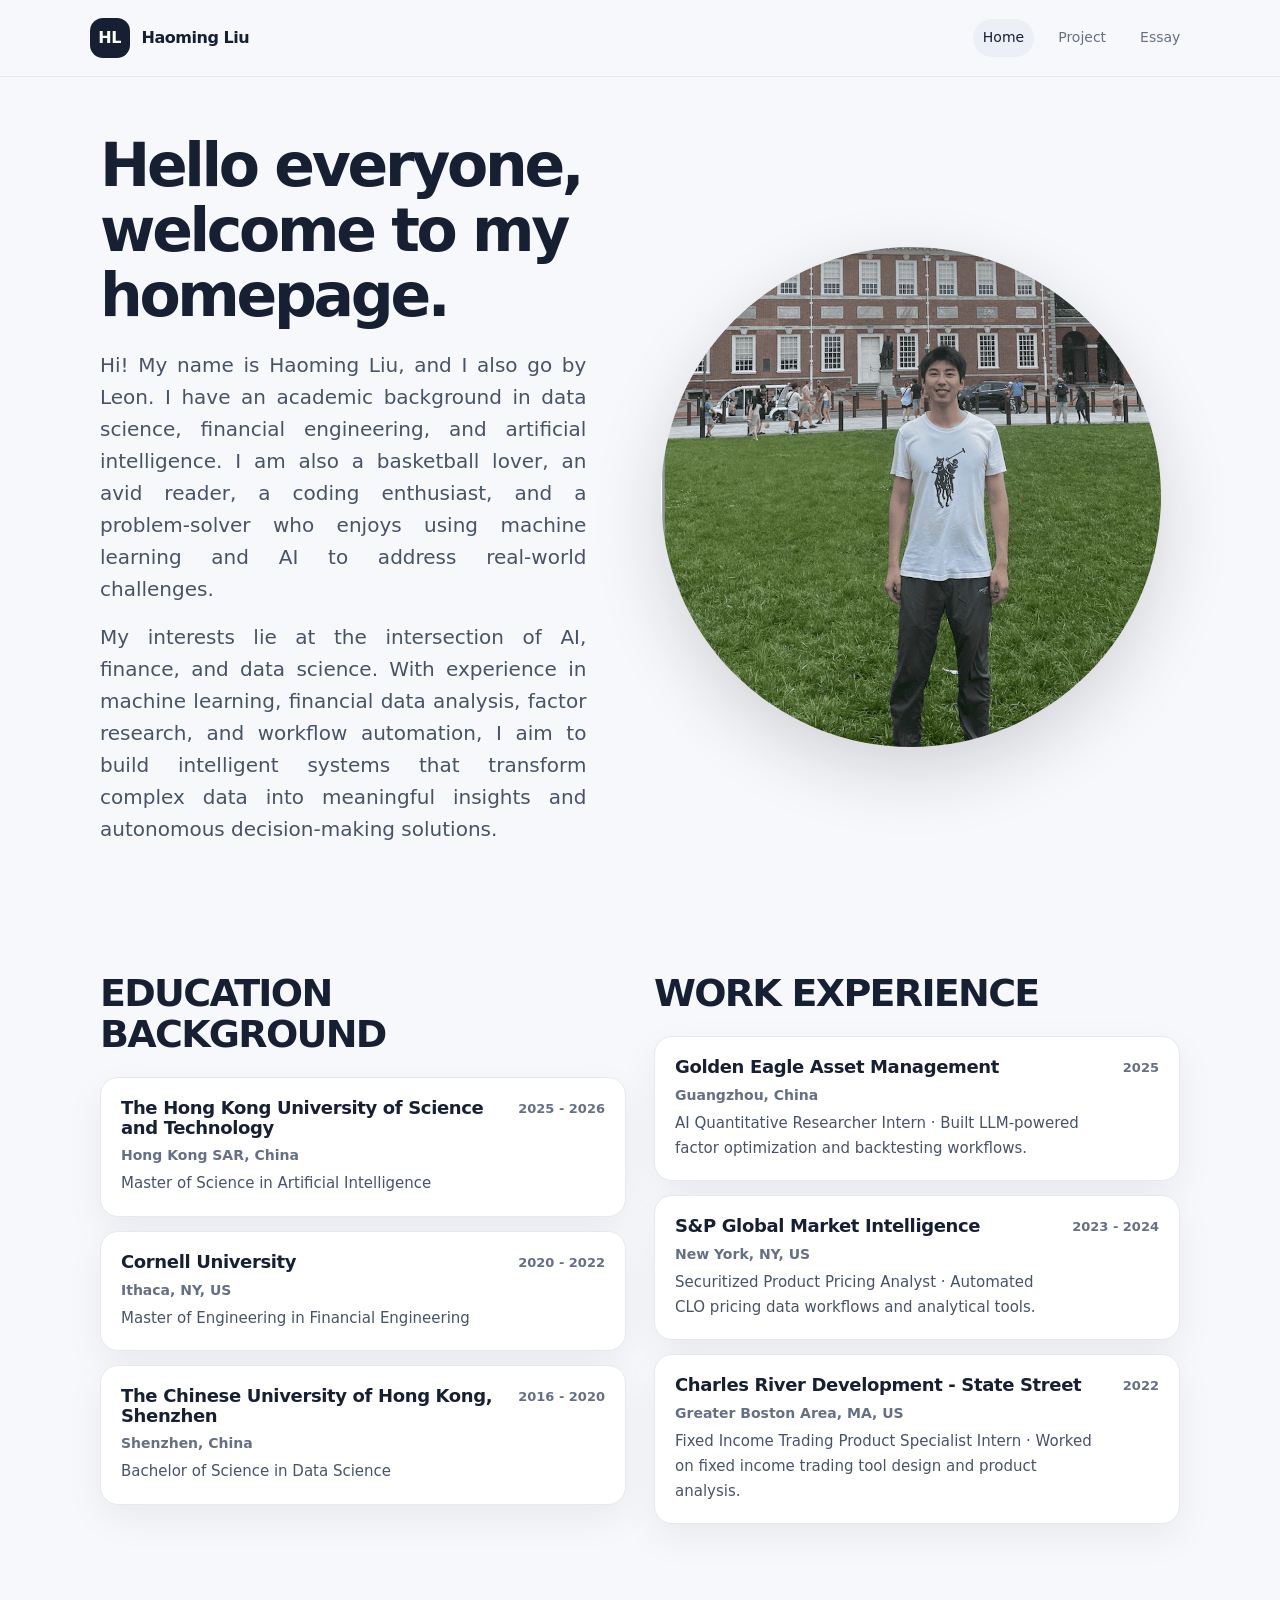
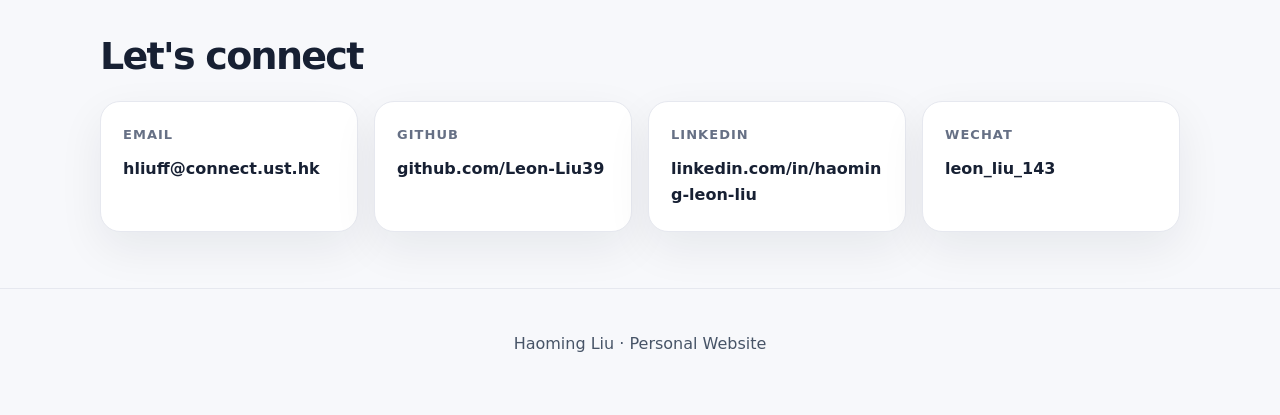
<file: index.html>
<!DOCTYPE html>
<html lang="en">
<head>
  <meta charset="UTF-8" />
  <meta name="viewport" content="width=device-width, initial-scale=1.0" />
  <title>Haoming Liu | HCI Portfolio</title>
  <link rel="stylesheet" href="style.css" />
</head>
<body class="home-body">
  <nav>
    <a class="brand" href="index.html">
      <span class="brand-mark">HL</span>
      <span>Haoming Liu</span>
    </a>
    <div class="nav-links">
      <a class="active" href="index.html">Home</a>
      <a href="project.html">Project</a>
      <a href="essay.html">Essay</a>
    </div>
  </nav>

  <main class="home-page">
    <section class="home-hero">
      <div class="home-intro">
        <h1>Hello everyone, welcome to my homepage.</h1>
        <p class="home-bio">
          Hi! My name is Haoming Liu, and I also go by Leon. I have an academic
          background in data science, financial engineering, and artificial
          intelligence. I am also a basketball lover, an avid reader, a coding
          enthusiast, and a problem-solver who enjoys using machine learning and
          AI to address real-world challenges.
        </p>
        <p class="home-bio">
          My interests lie at the intersection of AI, finance, and data science.
          With experience in machine learning, financial data analysis, factor
          research, and workflow automation, I aim to build intelligent systems
          that transform complex data into meaningful insights and autonomous
          decision-making solutions.
        </p>
      </div>

      <aside class="profile-card simple-profile">
        <div class="profile-photo">
          <img src="profile.png" alt="Haoming Liu profile photo" />
        </div>
      </aside>
    </section>

    <section class="resume-section">
      <div class="resume-column">
        <h2>EDUCATION BACKGROUND</h2>
        <div class="resume-list">
          <div class="resume-card">
            <div>
              <h3>The Hong Kong University of Science and Technology</h3>
              <p class="location">Hong Kong SAR, China</p>
              <p>Master of Science in Artificial Intelligence</p>
            </div>
            <span>2025 - 2026</span>
          </div>
          <div class="resume-card">
            <div>
              <h3>Cornell University</h3>
              <p class="location">Ithaca, NY, US</p>
              <p>Master of Engineering in Financial Engineering</p>
            </div>
            <span>2020 - 2022</span>
          </div>
          <div class="resume-card">
            <div>
              <h3>The Chinese University of Hong Kong, Shenzhen</h3>
              <p class="location">Shenzhen, China</p>
              <p>Bachelor of Science in Data Science</p>
            </div>
            <span>2016 - 2020</span>
          </div>
        </div>
      </div>

      <div class="resume-column">
        <h2>WORK EXPERIENCE</h2>
        <div class="resume-list">
          <div class="resume-card">
            <div>
              <h3>Golden Eagle Asset Management</h3>
              <p class="location">Guangzhou, China</p>
              <p>AI Quantitative Researcher Intern · Built LLM-powered factor optimization and backtesting workflows.</p>
            </div>
            <span>2025</span>
          </div>
          <div class="resume-card">
            <div>
              <h3>S&P Global Market Intelligence</h3>
              <p class="location">New York, NY, US</p>
              <p>Securitized Product Pricing Analyst · Automated CLO pricing data workflows and analytical tools.</p>
            </div>
            <span>2023 - 2024</span>
          </div>
          <div class="resume-card">
            <div>
              <h3>Charles River Development - State Street</h3>
              <p class="location">Greater Boston Area, MA, US</p>
              <p>Fixed Income Trading Product Specialist Intern · Worked on fixed income trading tool design and product analysis.</p>
            </div>
            <span>2022</span>
          </div>
        </div>
      </div>
    </section>

    <section class="contact-section">
      <h2>Let's connect</h2>
      <div class="contact-grid">
        <div class="contact-card">
          <span>Email</span>
          <strong>hliuff@connect.ust.hk</strong>
        </div>
        <div class="contact-card">
          <span>GitHub</span>
          <strong><a href="https://github.com/Leon-Liu39" target="_blank" rel="noreferrer">github.com/Leon-Liu39</a></strong>
        </div>
        <div class="contact-card">
          <span>LinkedIn</span>
          <strong><a href="https://www.linkedin.com/in/haoming-leon-liu-a27914153/" target="_blank" rel="noreferrer">linkedin.com/in/haoming-leon-liu</a></strong>
        </div>
        <div class="contact-card">
          <span>WeChat</span>
          <strong>leon_liu_143</strong>
        </div>
      </div>
    </section>
  </main>

  <footer>
    <p>Haoming Liu · Personal Website</p>
  </footer>
</body>
</html>
</file>
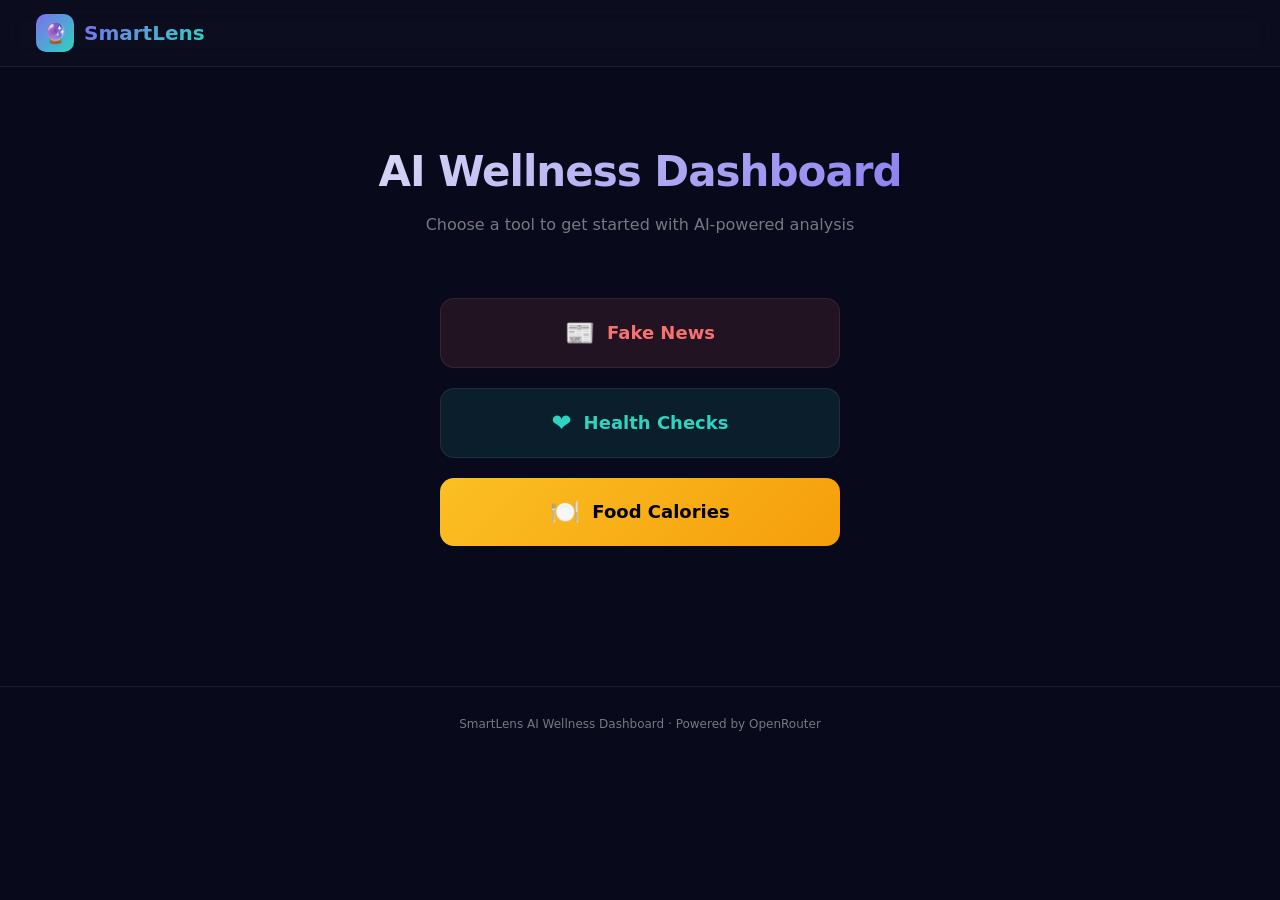
<file: frontend/index.html>
<!DOCTYPE html>
<html lang="en">
<head>
<meta charset="UTF-8"/>
<meta name="viewport" content="width=device-width,initial-scale=1"/>
<title>SmartLens — AI Wellness Dashboard</title>
<style>
*,*::before,*::after{box-sizing:border-box;margin:0;padding:0}
:root{
  --bg:#08091a;--surface:#0f1022;--card:rgba(255,255,255,.04);
  --border:rgba(255,255,255,.08);--text:#e8eaf6;--muted:rgba(255,255,255,.45);
  --purple:#7c6fef;--teal:#2dd4bf;--amber:#fbbf24;--red:#f87171;--green:#34d399;--r:18px;
}
html,body{height:100%;background:var(--bg);color:var(--text);font-family:'Segoe UI',system-ui,-apple-system,sans-serif}

header{display:flex;align-items:center;justify-content:space-between;padding:14px 36px;background:rgba(255,255,255,.02);border-bottom:1px solid var(--border);backdrop-filter:blur(12px);position:sticky;top:0;z-index:100}
.logo{display:flex;align-items:center;gap:10px}
.logo-icon{width:38px;height:38px;border-radius:10px;background:linear-gradient(135deg,var(--purple),var(--teal));display:flex;align-items:center;justify-content:center;font-size:20px}
.logo-name{font-size:20px;font-weight:800;background:linear-gradient(135deg,var(--purple),var(--teal));-webkit-background-clip:text;-webkit-text-fill-color:transparent}

main{max-width:800px;margin:0 auto;padding:80px 24px;text-align:center}

.hero{margin-bottom:60px}
.hero h1{font-size:42px;font-weight:800;letter-spacing:-1px;margin-bottom:16px;background:linear-gradient(135deg,var(--text),var(--purple));-webkit-background-clip:text;-webkit-text-fill-color:transparent}
.hero p{font-size:16px;color:var(--muted);line-height:1.6;max-width:500px;margin:0 auto}

.buttons{display:flex;flex-direction:column;gap:20px;max-width:400px;margin:0 auto}

.btn{display:flex;align-items:center;justify-content:center;gap:12px;padding:20px 32px;border-radius:14px;font-size:18px;font-weight:700;text-decoration:none;transition:all .3s ease;border:1px solid var(--border)}

.btn-red{background:rgba(248,113,113,.1);color:var(--red)}
.btn-red:hover{background:rgba(248,113,113,.2);transform:translateY(-3px);box-shadow:0 8px 32px rgba(248,113,113,.15)}

.btn-teal{background:rgba(45,212,191,.1);color:var(--teal)}
.btn-teal:hover{background:rgba(45,212,191,.2);transform:translateY(-3px);box-shadow:0 8px 32px rgba(45,212,191,.15)}

.btn-amber{background:linear-gradient(135deg,var(--amber),#f59e0b);color:#000;border:none}
.btn-amber:hover{opacity:.9;transform:translateY(-3px);box-shadow:0 8px 32px rgba(251,191,36,.25)}

.btn-icon{font-size:24px}

footer{text-align:center;padding:30px;border-top:1px solid var(--border);color:var(--muted);font-size:12px;margin-top:60px}

@media(max-width:600px){
  .hero h1{font-size:32px}
  .btn{padding:16px 24px;font-size:16px}
}
</style>
</head>
<body>

<header>
  <div class="logo">
    <div class="logo-icon">🔮</div>
    <div class="logo-name">SmartLens</div>
  </div>
</header>

<main>
  <div class="hero">
    <h1>AI Wellness Dashboard</h1>
    <p>Choose a tool to get started with AI-powered analysis</p>
  </div>

  <div class="buttons">
    <a href="/fake-news.html" class="btn btn-red">
      <span class="btn-icon">📰</span>
      <span>Fake News</span>
    </a>

    <a href="/health-checks.html" class="btn btn-teal">
      <span class="btn-icon">❤️</span>
      <span>Health Checks</span>
    </a>

    <a href="/SmartLens_HK_Final.html" class="btn btn-amber">
      <span class="btn-icon">🍽️</span>
      <span>Food Calories</span>
    </a>
  </div>
</main>

<footer>
  SmartLens AI Wellness Dashboard · Powered by OpenRouter
</footer>

</body>
</html>
</file>
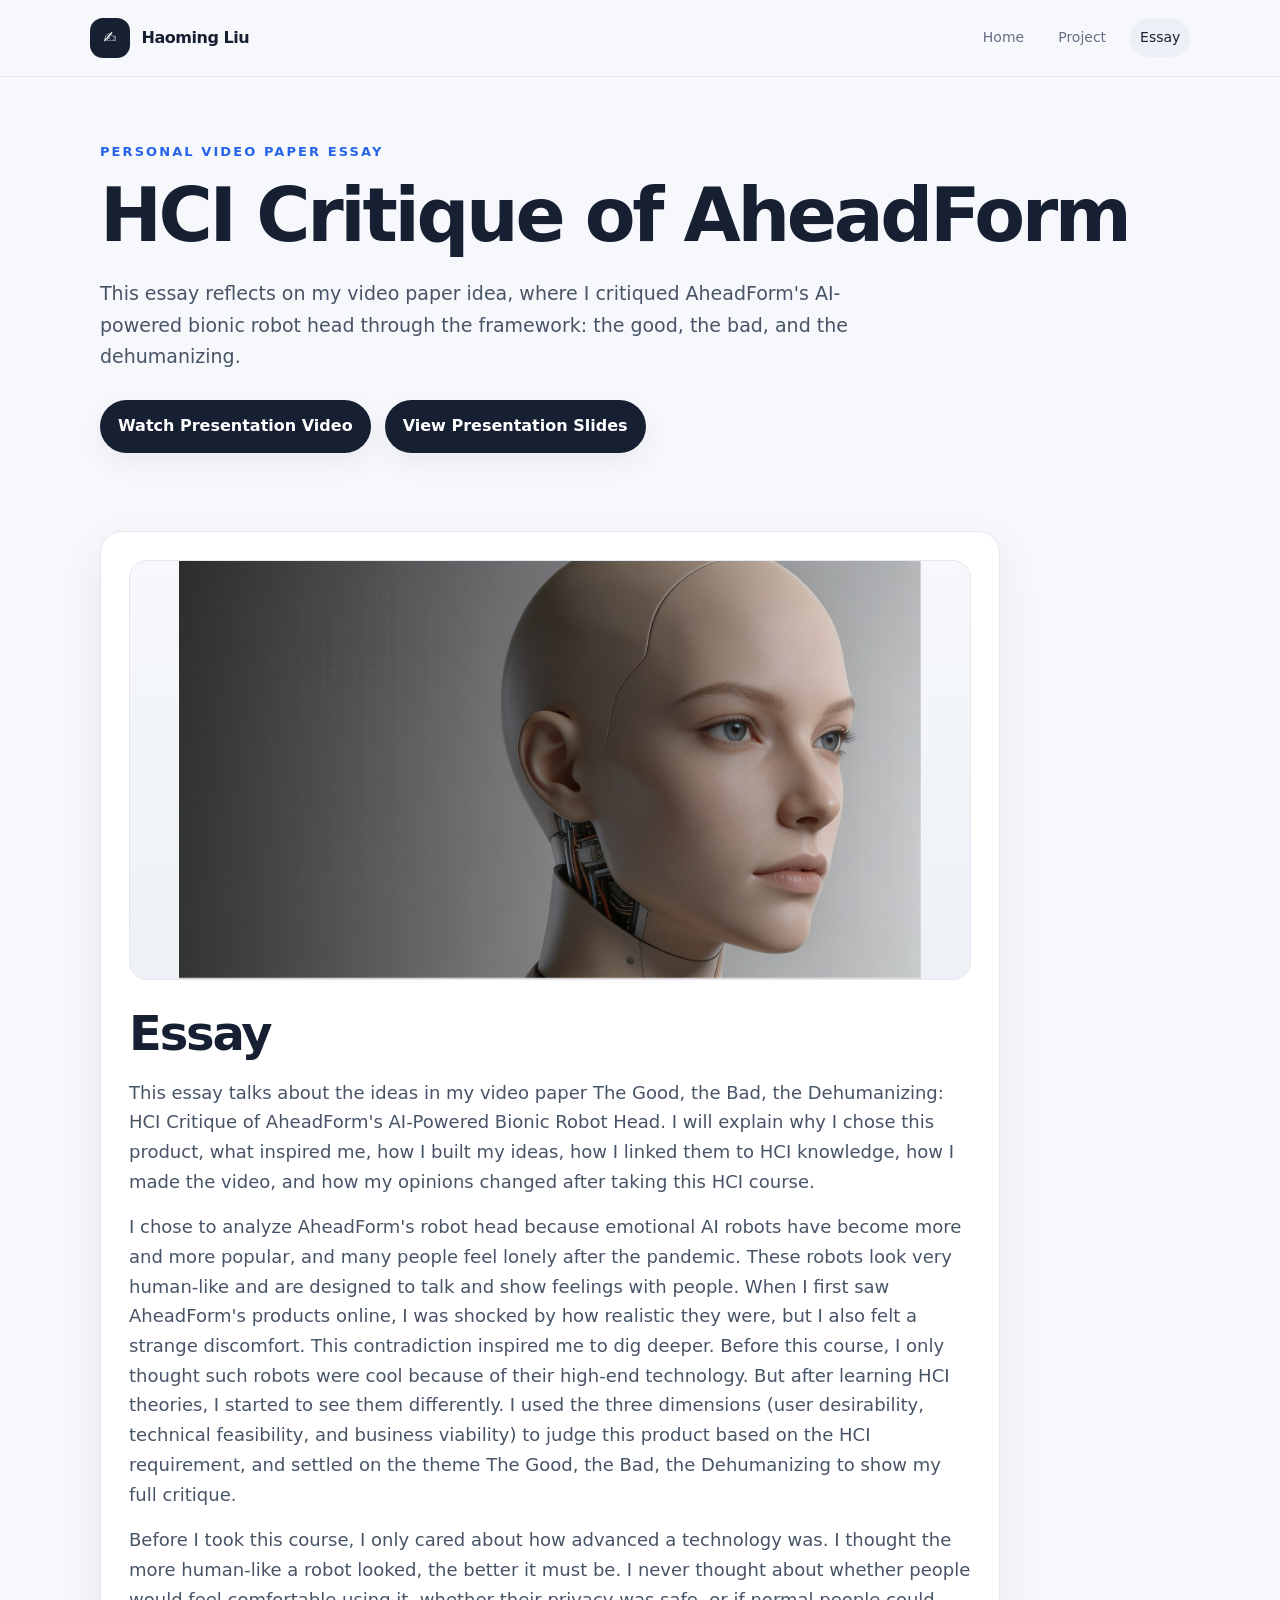
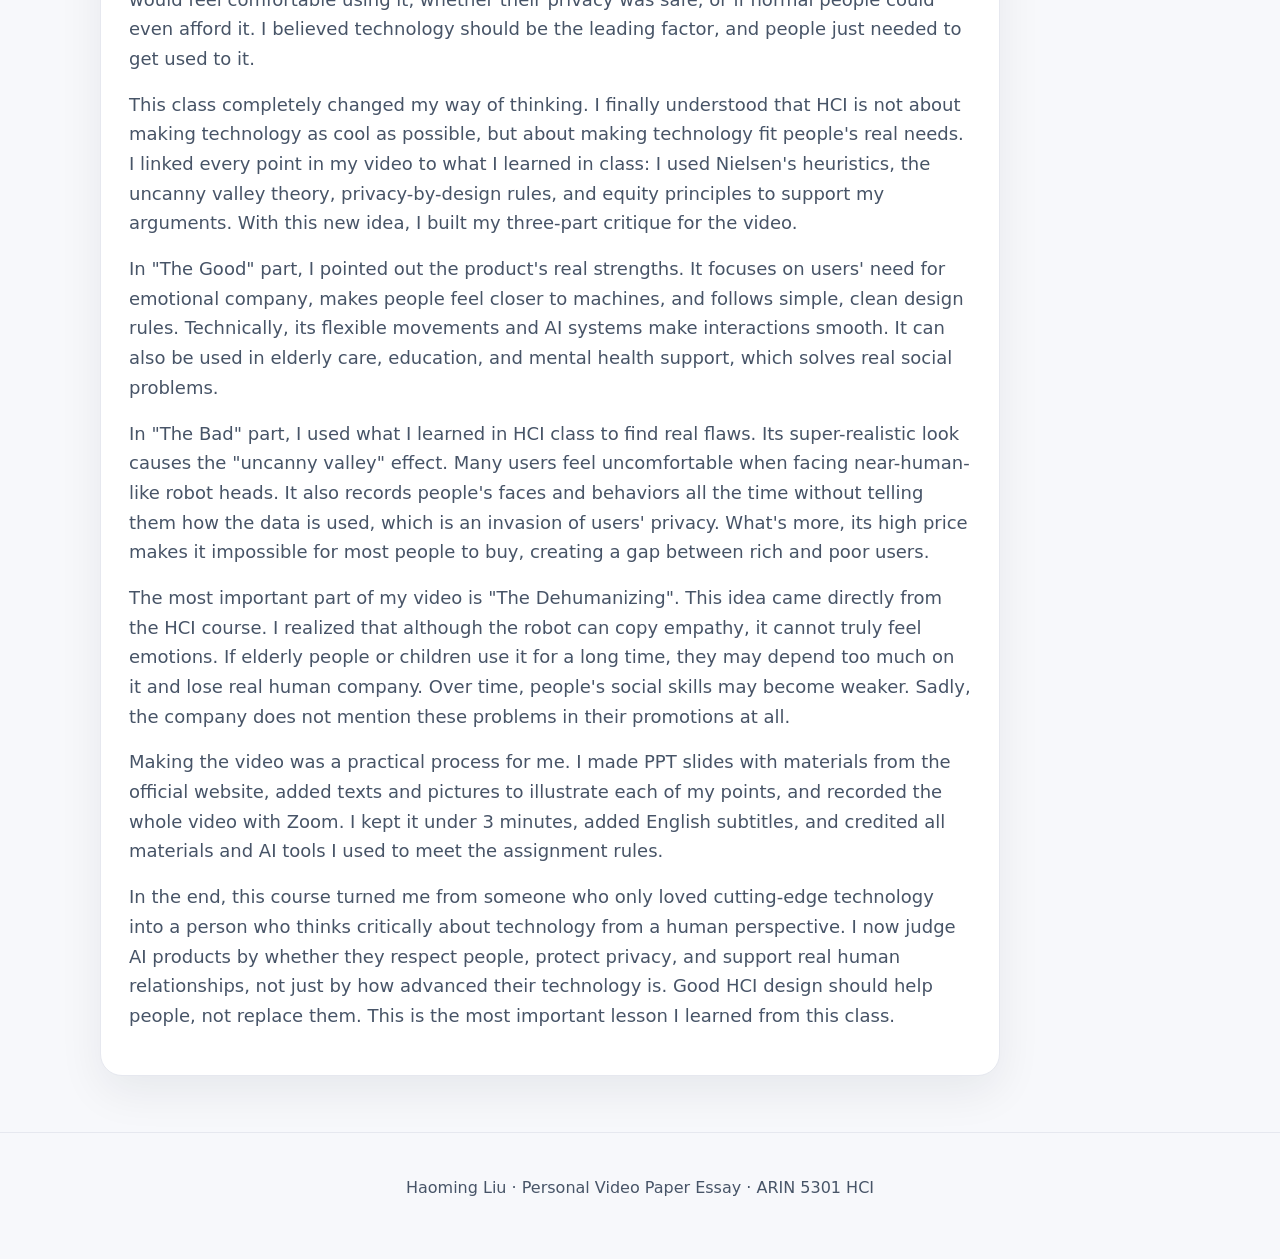
<file: essay.html>
<!DOCTYPE html>
<html lang="en">
<head>
  <meta charset="UTF-8" />
  <meta name="viewport" content="width=device-width, initial-scale=1.0" />
  <title>Essay | Haoming Liu HCI Portfolio</title>
  <link rel="stylesheet" href="style.css" />
</head>
<body class="home-body">
  <nav>
    <a class="brand" href="index.html">
      <span class="brand-mark">✍️</span>
      <span>Haoming Liu</span>
    </a>
    <div class="nav-links">
      <a href="index.html">Home</a>
      <a href="project.html">Project</a>
      <a class="active" href="essay.html">Essay</a>
    </div>
  </nav>

  <main>
    <section class="page-hero">
      <div class="eyebrow">Personal Video Paper Essay</div>
      <h1>HCI Critique of AheadForm</h1>
      <p class="lead">
        This essay reflects on my video paper idea, where I critiqued AheadForm's
        AI-powered bionic robot head through the framework: the good, the bad, and
        the dehumanizing.
      </p>
      <div class="actions">
        <a class="button primary" href="https://drive.google.com/file/d/1XH_nLeqNJ2uGrT_-J-L6j53sS6Tc3Dnr/view?usp=drive_link" target="_blank" rel="noreferrer">Watch Presentation Video</a>
        <a class="button primary" href="https://docs.google.com/presentation/d/1iuHx1N-pgDyprlE5AcHyxzsJ9COVRDjF/edit?usp=drive_link&amp;ouid=108682138552272885370&amp;rtpof=true&amp;sd=true" target="_blank" rel="noreferrer">View Presentation Slides</a>
      </div>
    </section>

    <section>
      <div class="card essay-card">
        <figure class="essay-lead-figure">
          <img src="assets/essay-aheadform-robot.png" alt="Humanoid AI robot head with exposed mechanics, as discussed in the AheadForm critique" width="1024" height="577" />
        </figure>
        <h2>Essay</h2>
        <p>
          This essay talks about the ideas in my video paper The Good, the Bad, the
          Dehumanizing: HCI Critique of AheadForm's AI-Powered Bionic Robot Head. I
          will explain why I chose this product, what inspired me, how I built my
          ideas, how I linked them to HCI knowledge, how I made the video, and how my
          opinions changed after taking this HCI course.
        </p>
        <p>
          I chose to analyze AheadForm's robot head because emotional AI robots have
          become more and more popular, and many people feel lonely after the pandemic.
          These robots look very human-like and are designed to talk and show feelings
          with people. When I first saw AheadForm's products online, I was shocked by
          how realistic they were, but I also felt a strange discomfort. This
          contradiction inspired me to dig deeper. Before this course, I only thought
          such robots were cool because of their high-end technology. But after learning
          HCI theories, I started to see them differently. I used the three dimensions
          (user desirability, technical feasibility, and business viability) to judge
          this product based on the HCI requirement, and settled on the theme The Good,
          the Bad, the Dehumanizing to show my full critique.
        </p>
        <p>
          Before I took this course, I only cared about how advanced a technology was. I
          thought the more human-like a robot looked, the better it must be. I never
          thought about whether people would feel comfortable using it, whether their
          privacy was safe, or if normal people could even afford it. I believed
          technology should be the leading factor, and people just needed to get used to
          it.
        </p>
        <p>
          This class completely changed my way of thinking. I finally understood that
          HCI is not about making technology as cool as possible, but about making
          technology fit people's real needs. I linked every point in my video to what
          I learned in class: I used Nielsen's heuristics, the uncanny valley theory,
          privacy-by-design rules, and equity principles to support my arguments. With
          this new idea, I built my three-part critique for the video.
        </p>
        <p>
          In "The Good" part, I pointed out the product's real strengths. It focuses on
          users' need for emotional company, makes people feel closer to machines, and
          follows simple, clean design rules. Technically, its flexible movements and AI
          systems make interactions smooth. It can also be used in elderly care,
          education, and mental health support, which solves real social problems.
        </p>
        <p>
          In "The Bad" part, I used what I learned in HCI class to find real flaws. Its
          super-realistic look causes the "uncanny valley" effect. Many users feel
          uncomfortable when facing near-human-like robot heads. It also records
          people's faces and behaviors all the time without telling them how the data is
          used, which is an invasion of users' privacy. What's more, its high price
          makes it impossible for most people to buy, creating a gap between rich and
          poor users.
        </p>
        <p>
          The most important part of my video is "The Dehumanizing". This idea came
          directly from the HCI course. I realized that although the robot can copy
          empathy, it cannot truly feel emotions. If elderly people or children use it
          for a long time, they may depend too much on it and lose real human company.
          Over time, people's social skills may become weaker. Sadly, the company does
          not mention these problems in their promotions at all.
        </p>
        <p>
          Making the video was a practical process for me. I made PPT slides with
          materials from the official website, added texts and pictures to illustrate
          each of my points, and recorded the whole video with Zoom. I kept it under 3
          minutes, added English subtitles, and credited all materials and AI tools I
          used to meet the assignment rules.
        </p>
        <p>
          In the end, this course turned me from someone who only loved cutting-edge
          technology into a person who thinks critically about technology from a human
          perspective. I now judge AI products by whether they respect people, protect
          privacy, and support real human relationships, not just by how advanced their
          technology is. Good HCI design should help people, not replace them. This is
          the most important lesson I learned from this class.
        </p>
      </div>
    </section>
  </main>

  <footer>
    <p>Haoming Liu · Personal Video Paper Essay · ARIN 5301 HCI</p>
  </footer>
</body>
</html>
</file>
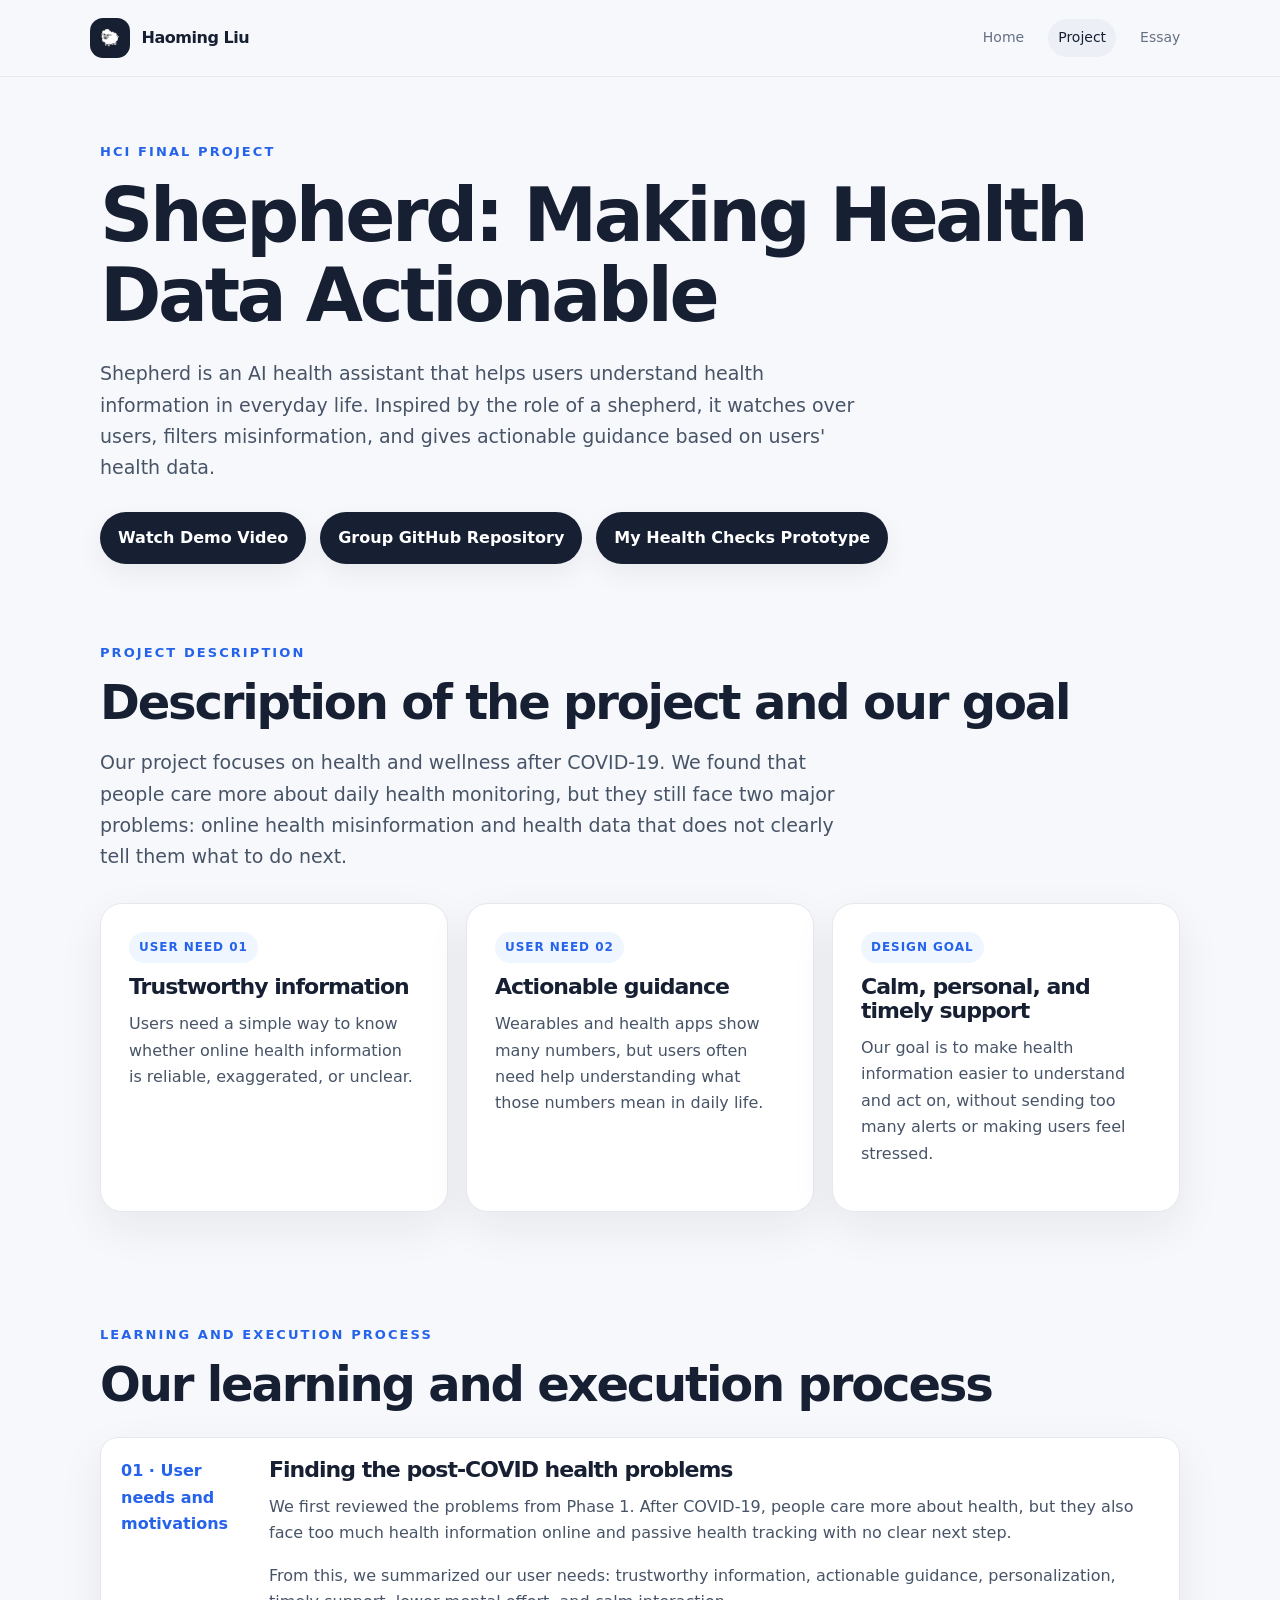
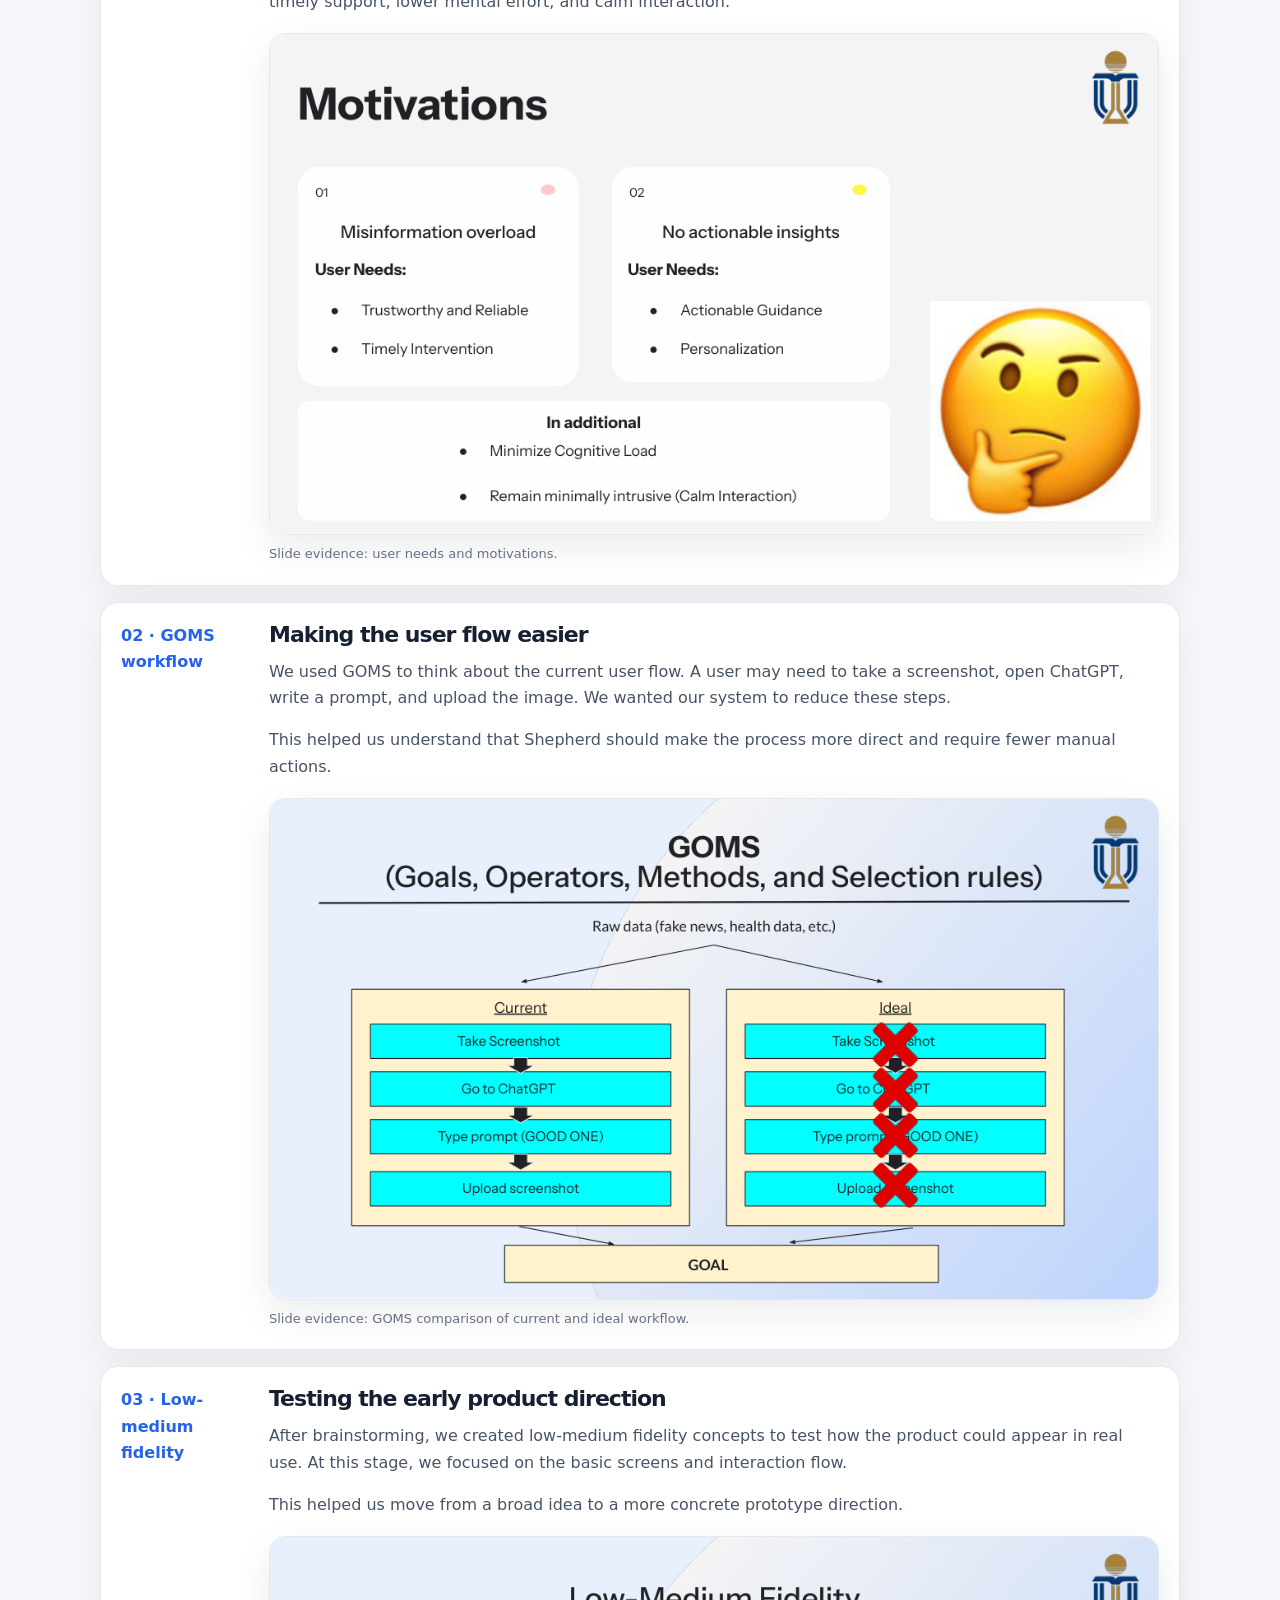
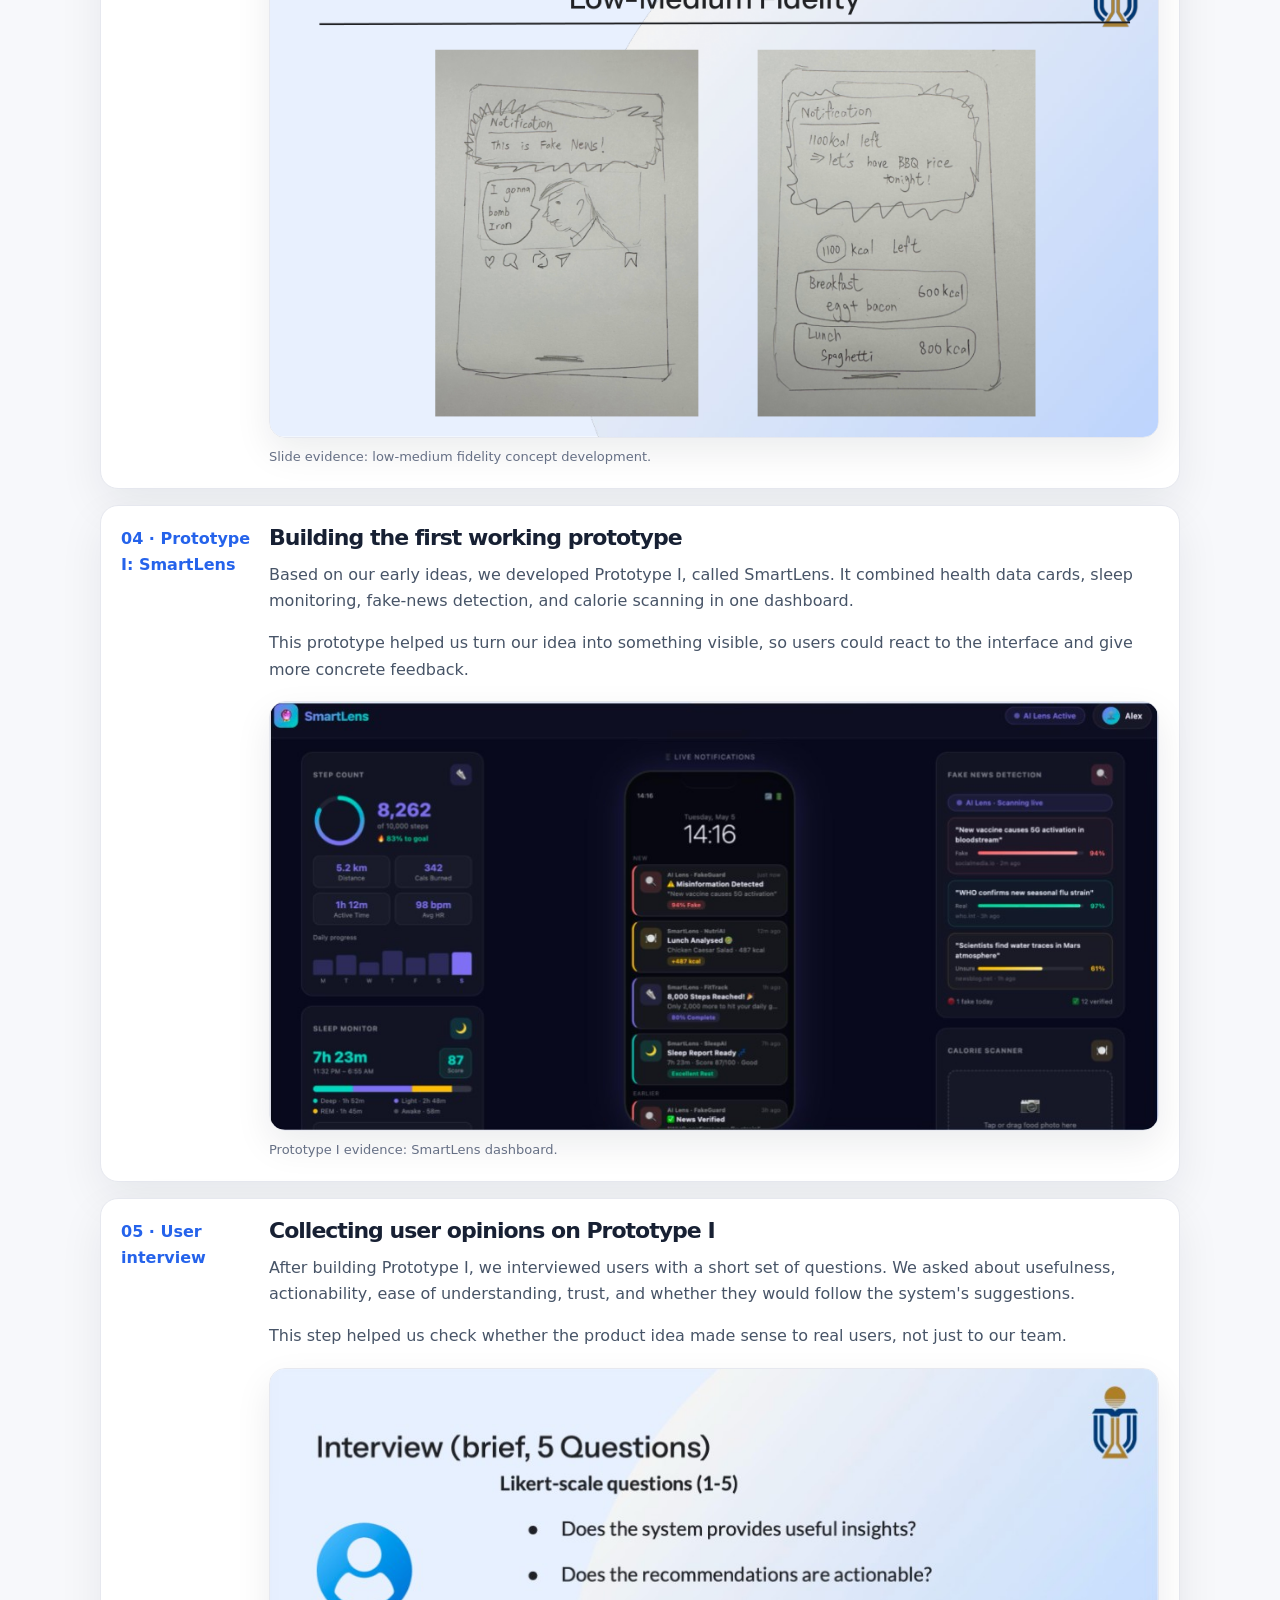
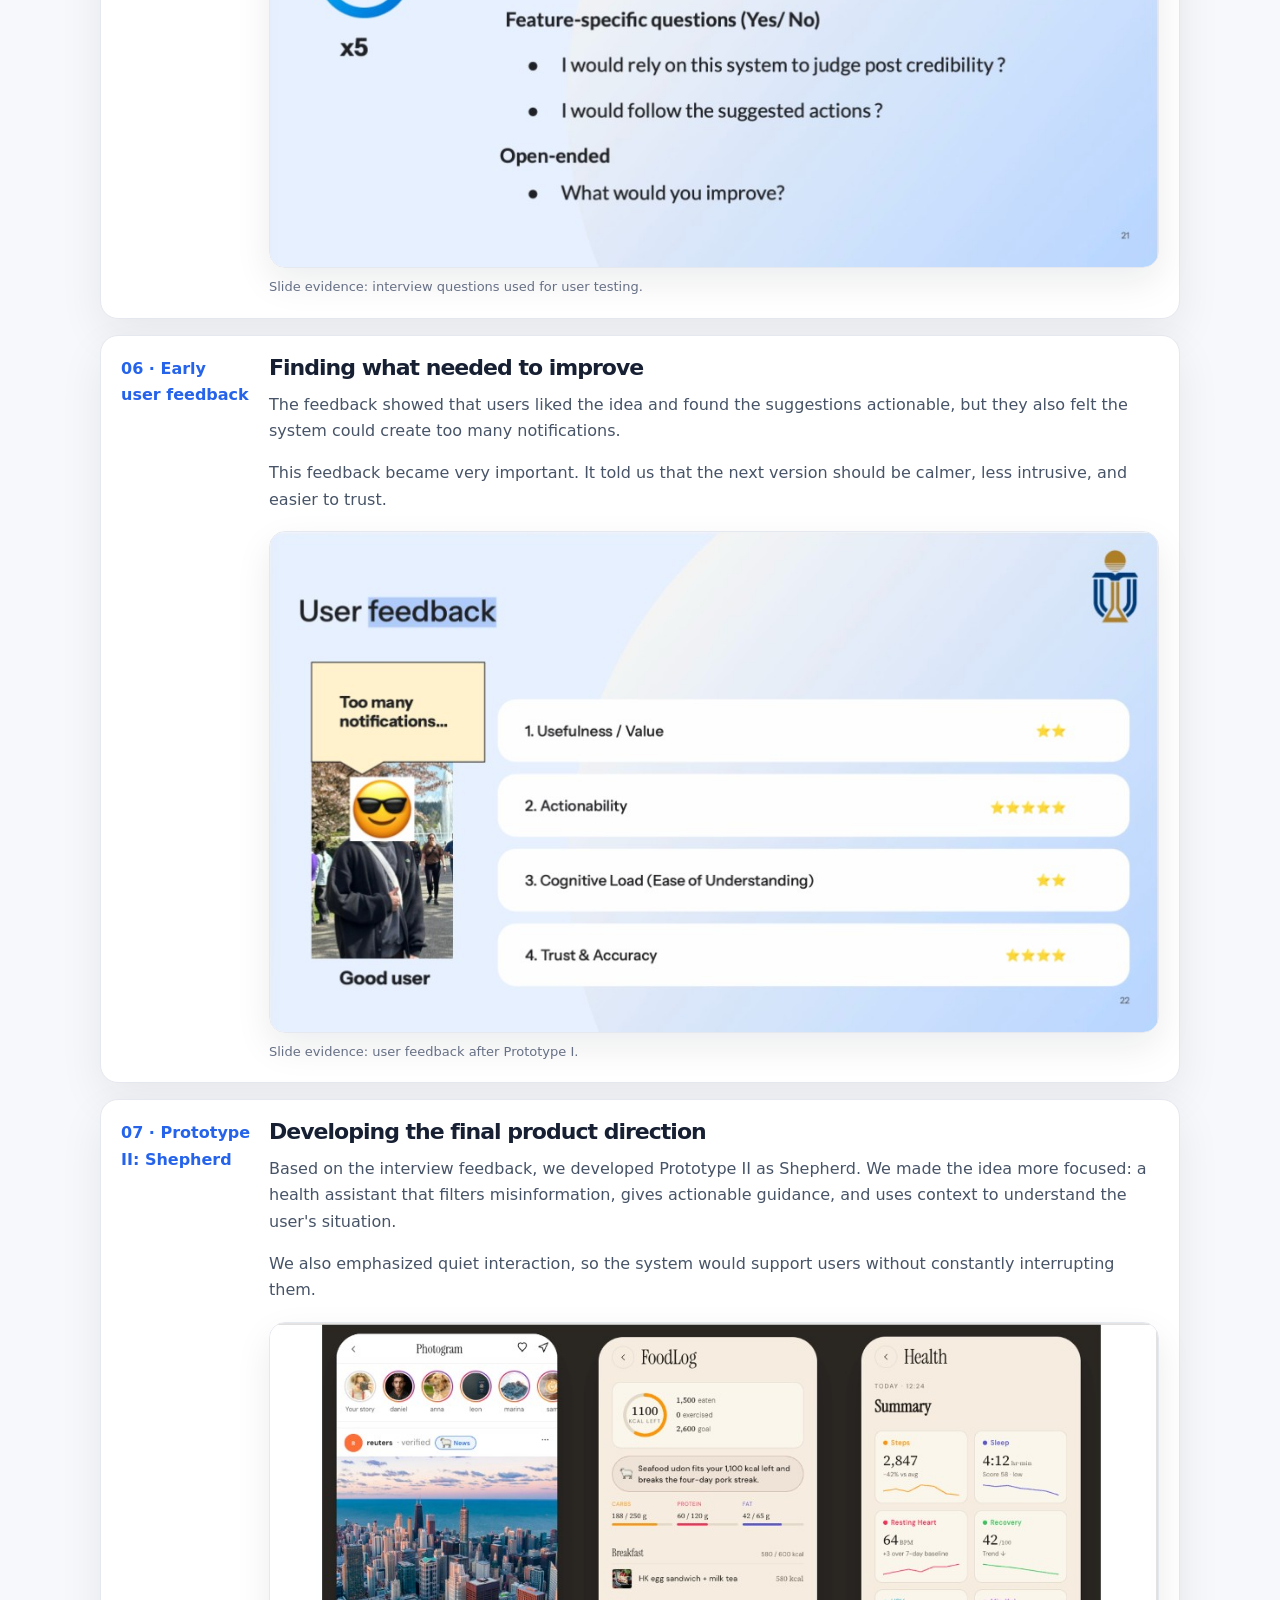
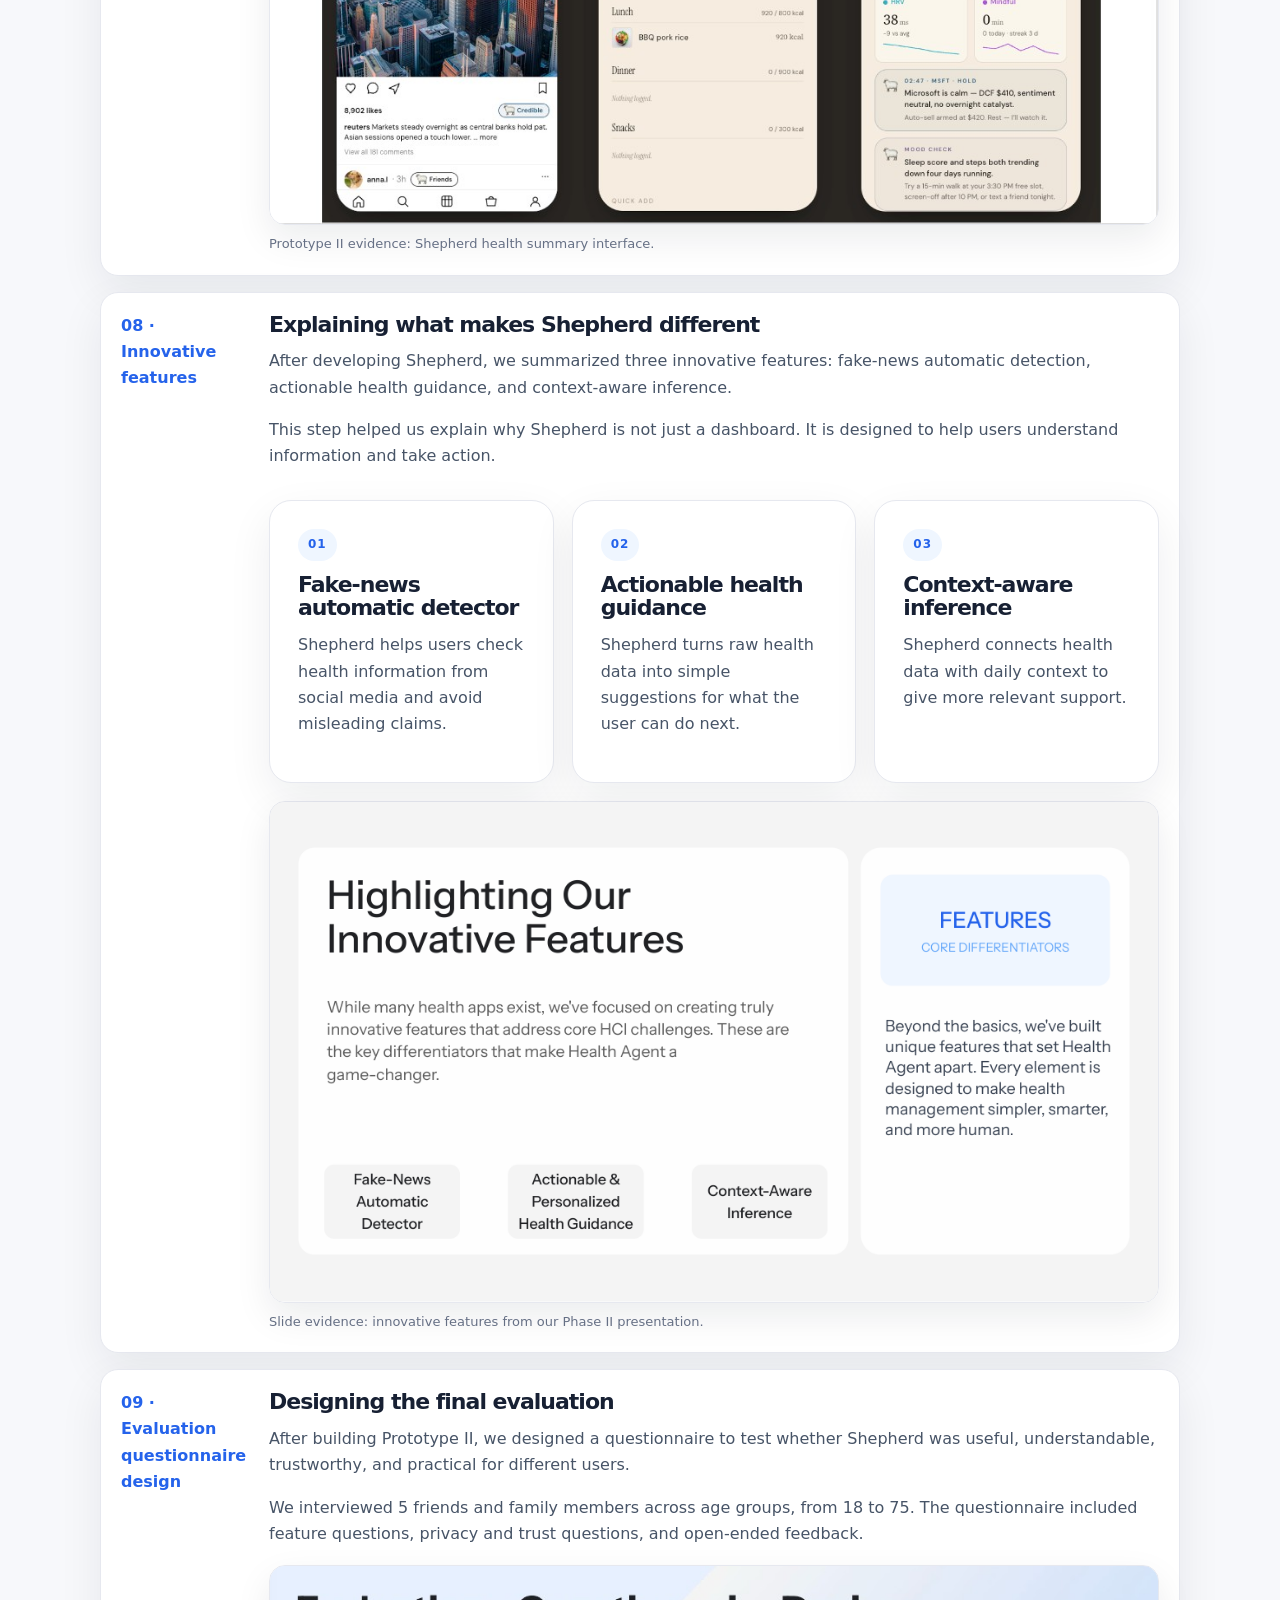
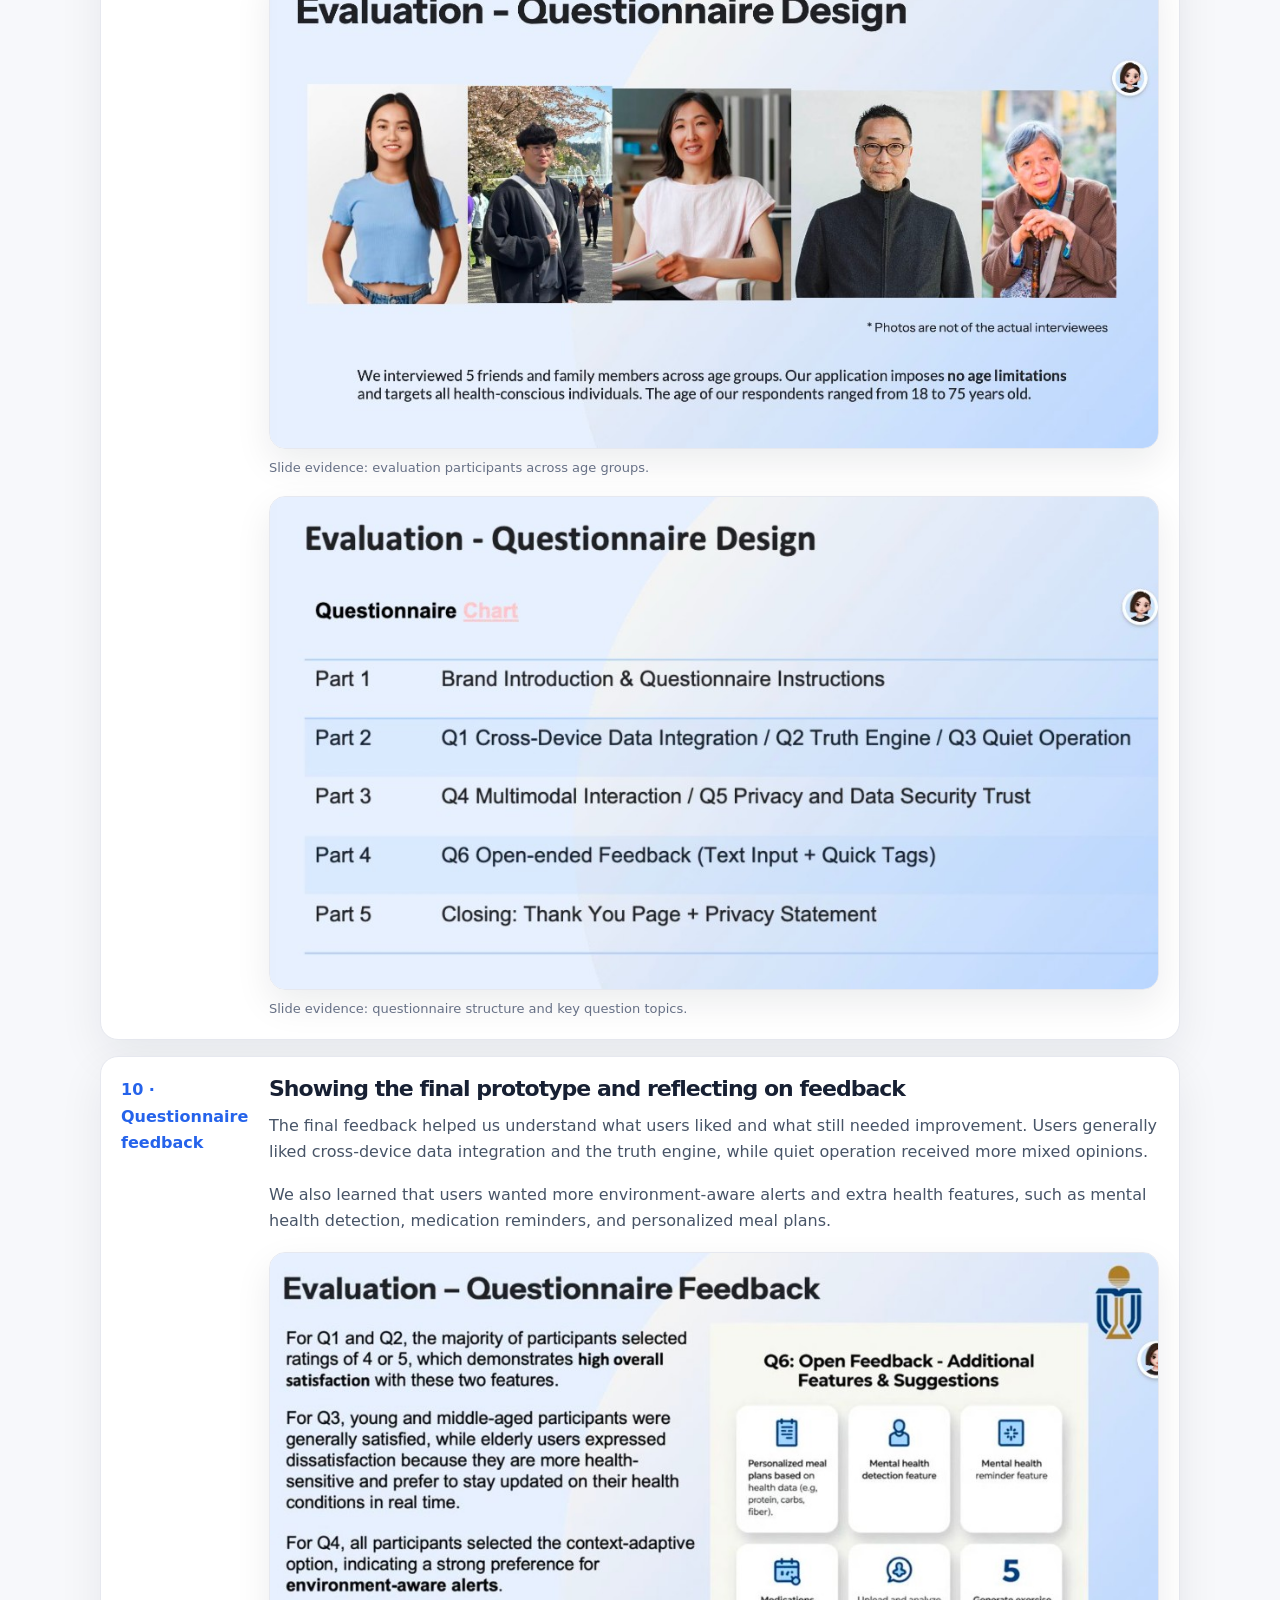
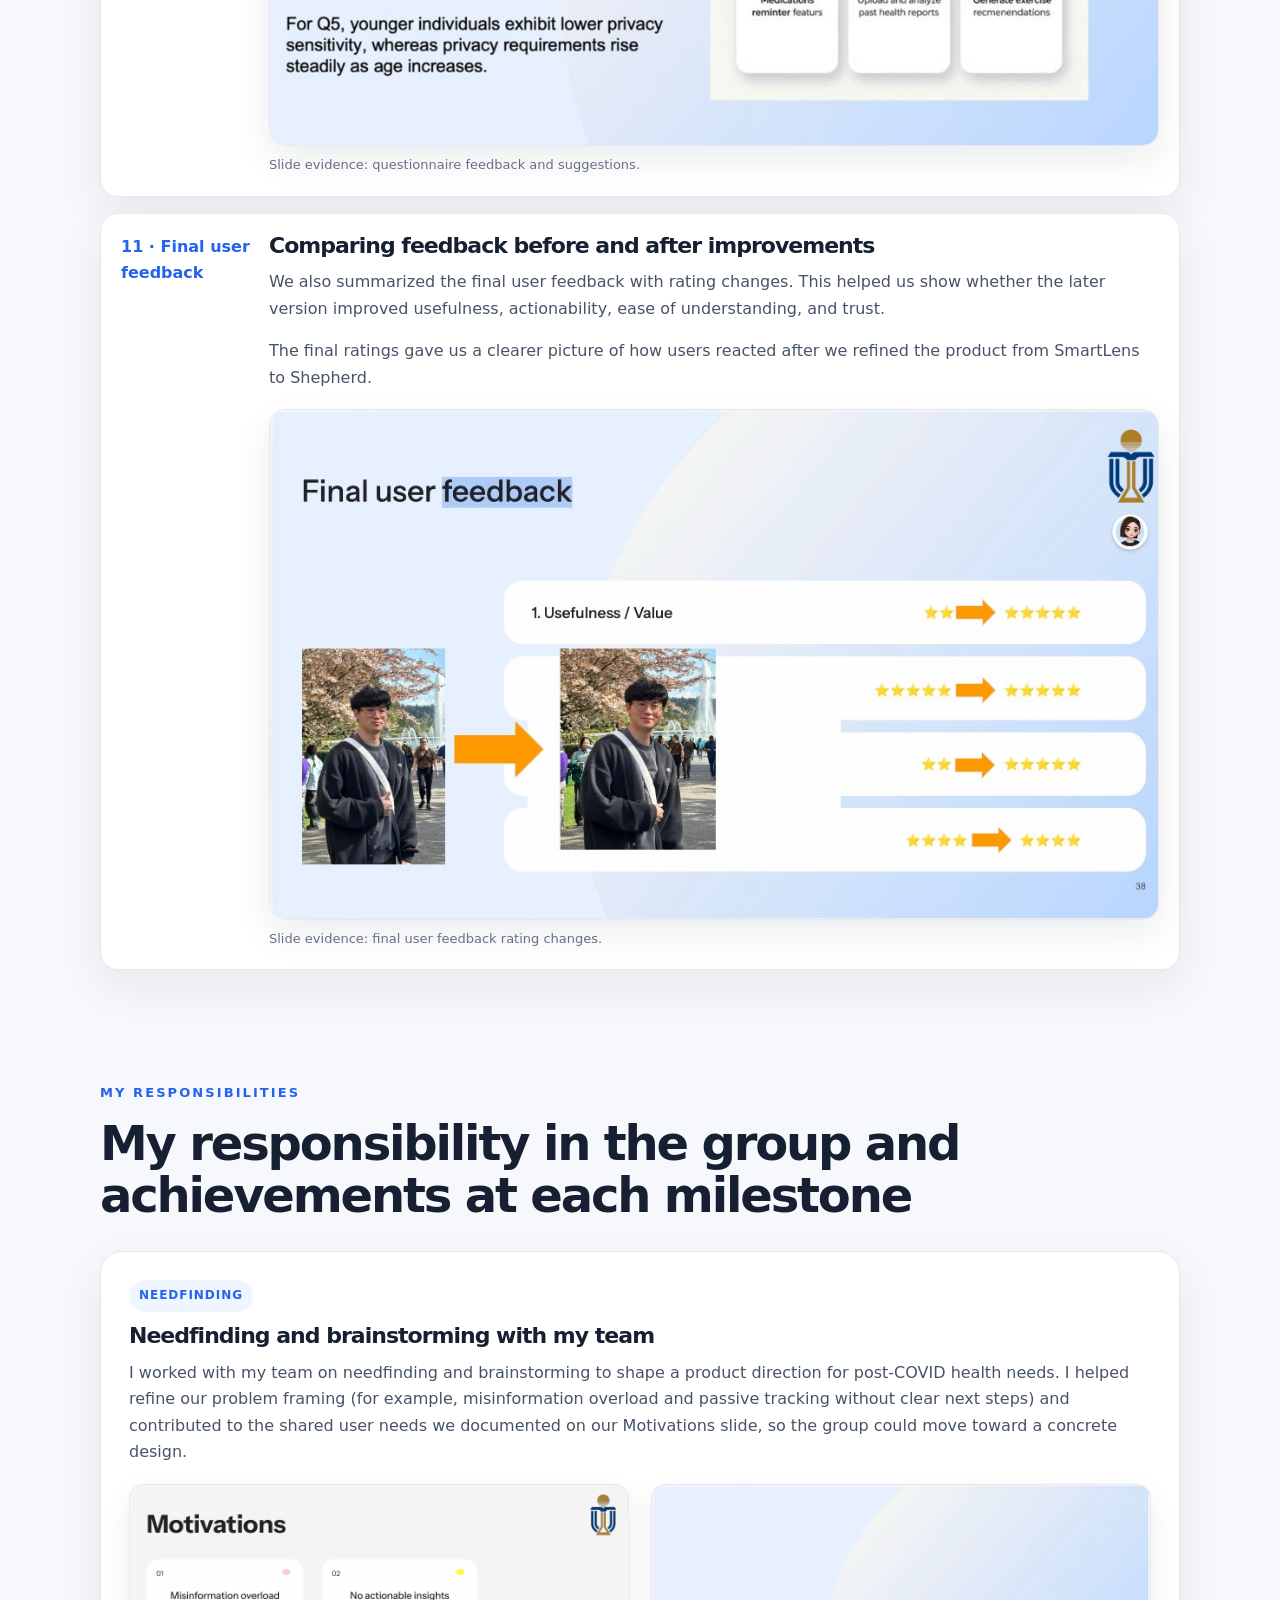
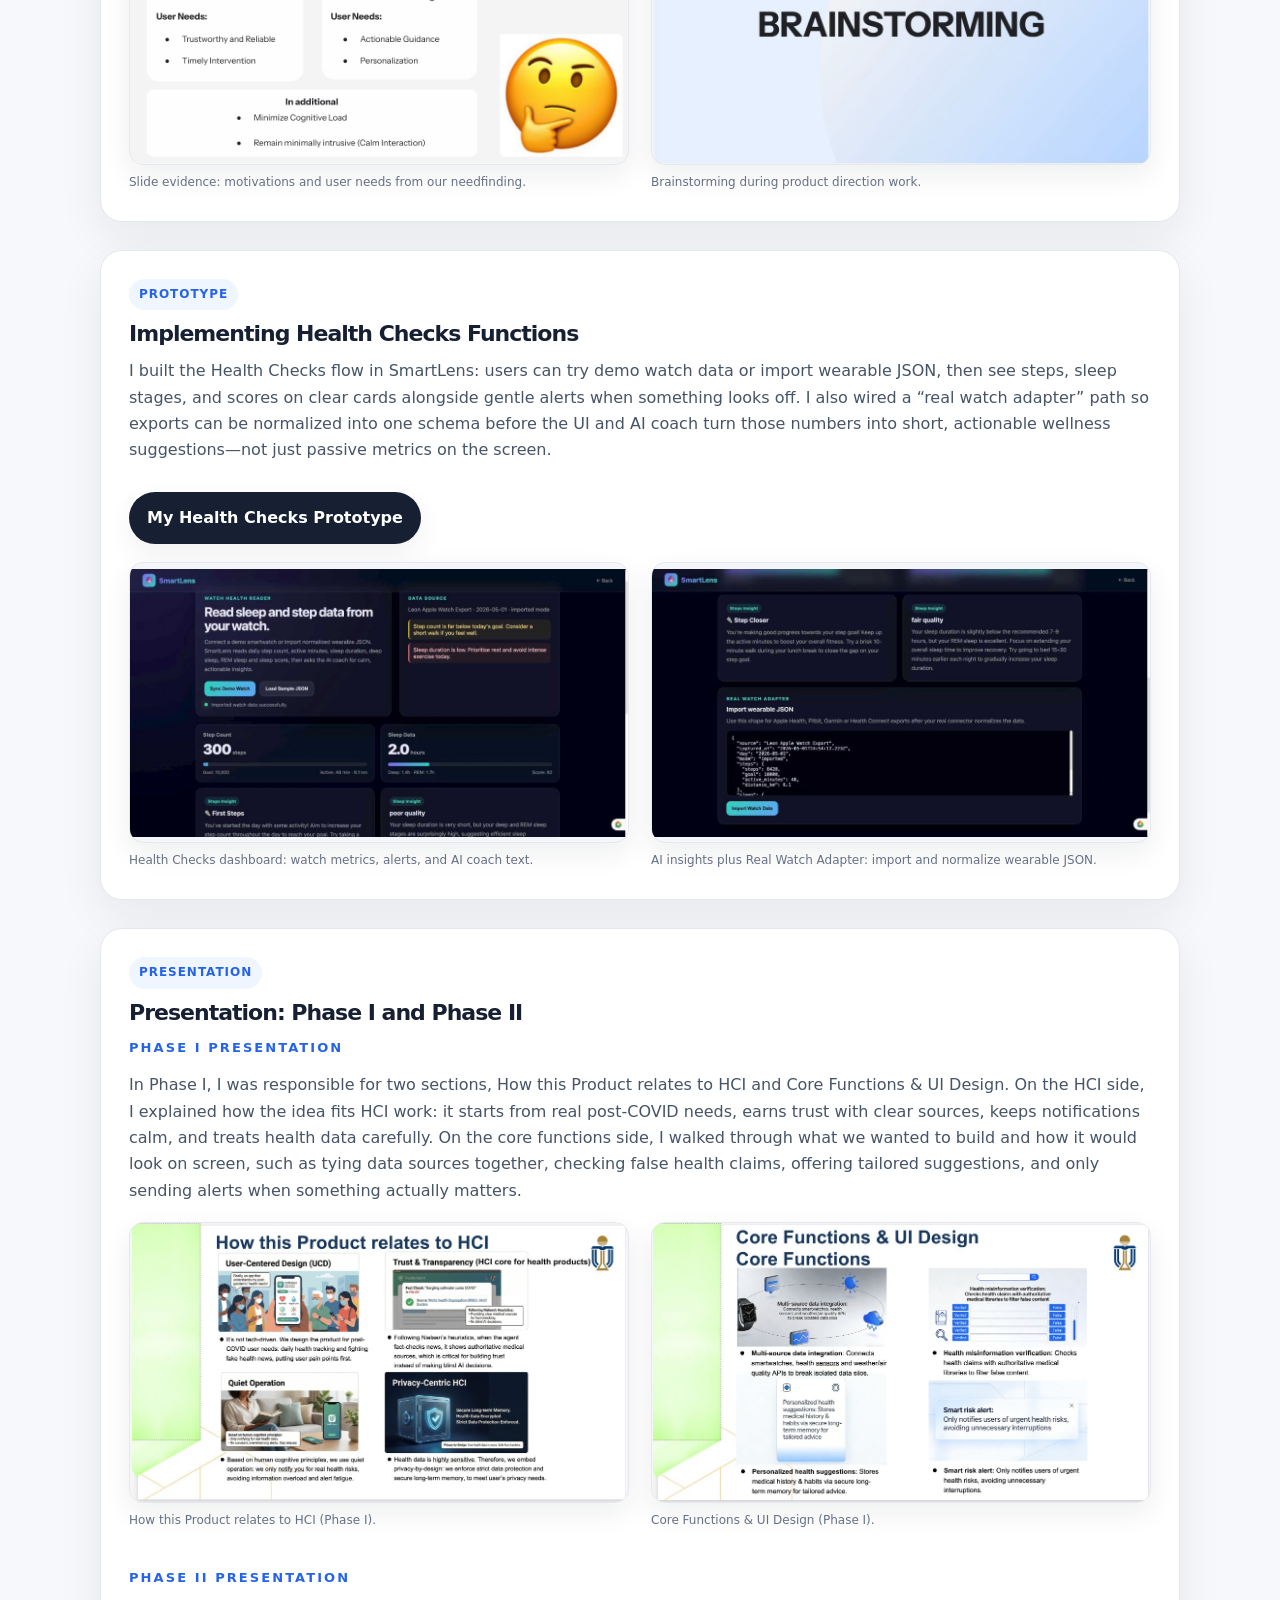
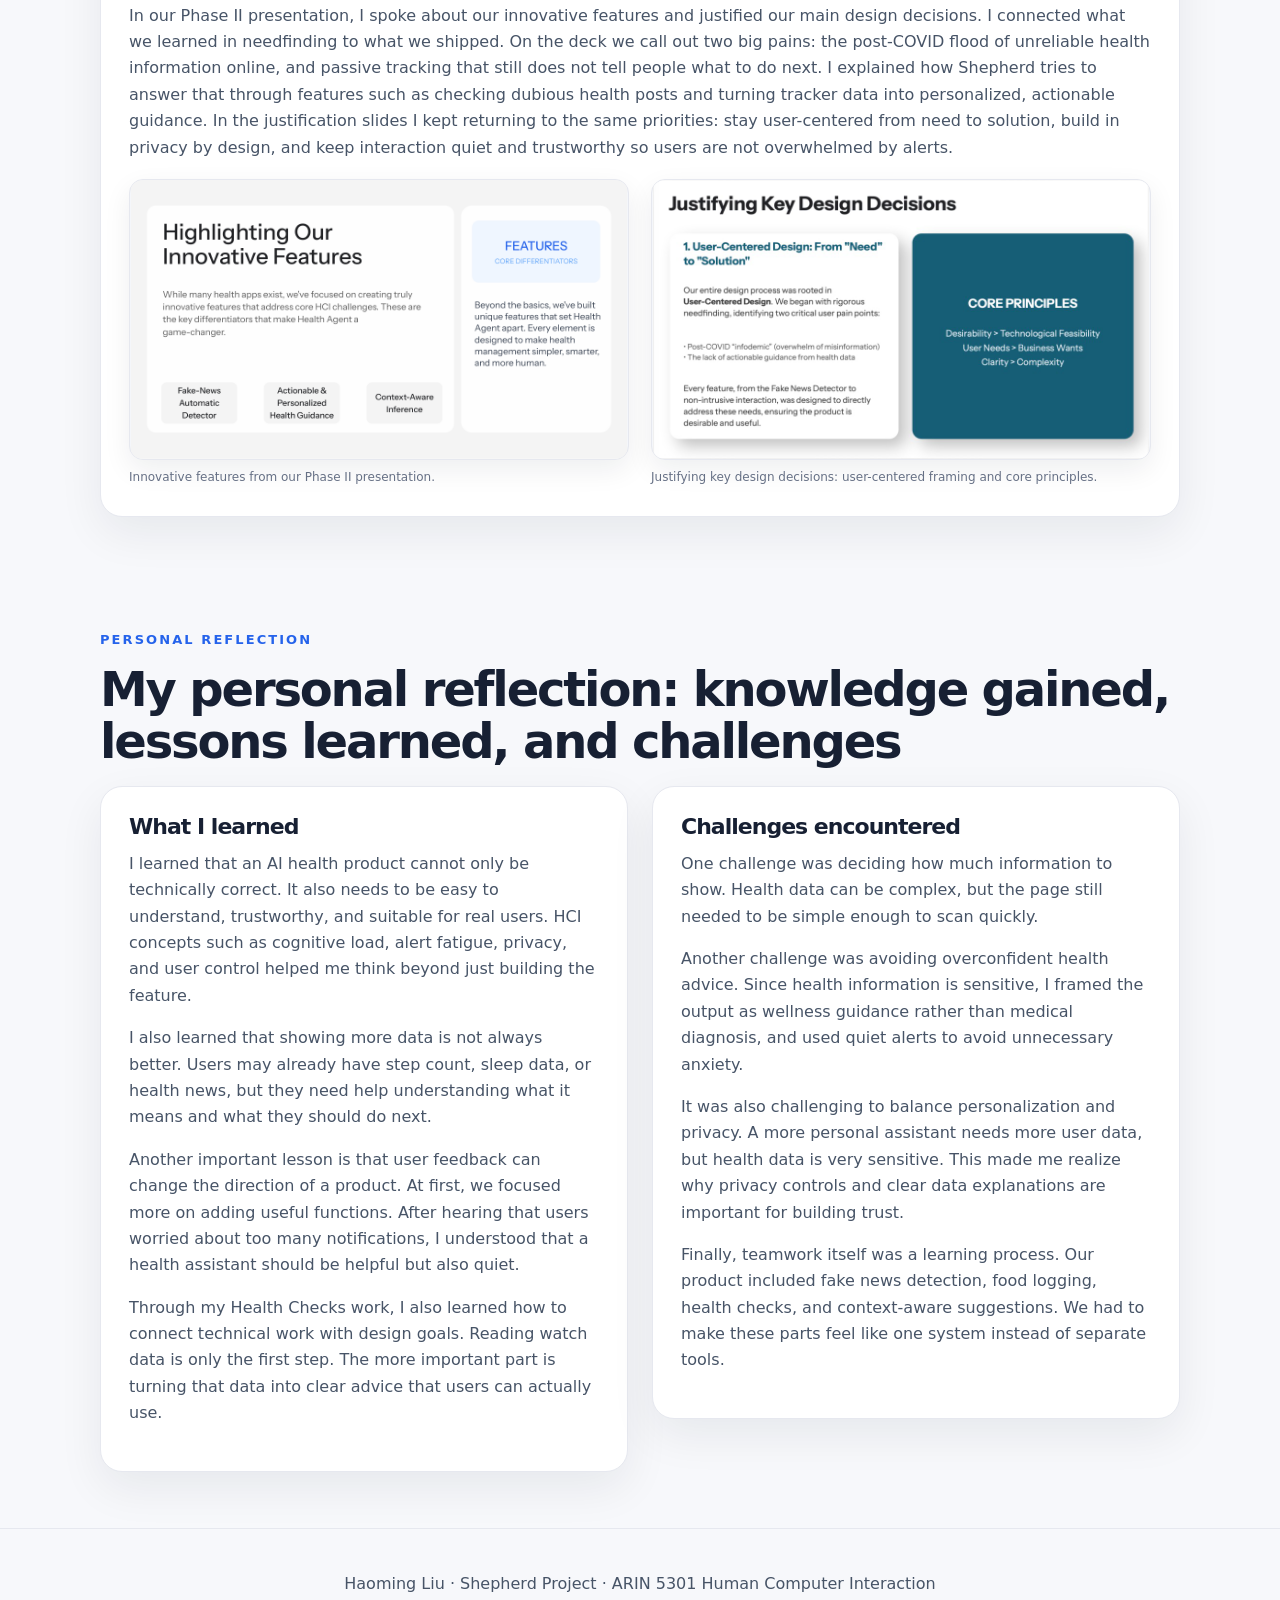
<file: project.html>
<!DOCTYPE html>
<html lang="en">
<head>
  <meta charset="UTF-8" />
  <meta name="viewport" content="width=device-width, initial-scale=1.0" />
  <title>Project | Haoming Liu HCI Portfolio</title>
  <link rel="stylesheet" href="style.css" />
</head>
<body class="home-body">
  <nav>
    <a class="brand" href="index.html">
      <span class="brand-mark">🐑</span>
      <span>Haoming Liu</span>
    </a>
    <div class="nav-links">
      <a href="index.html">Home</a>
      <a class="active" href="project.html">Project</a>
      <a href="essay.html">Essay</a>
    </div>
  </nav>

  <main>
    <section class="page-hero">
      <div class="eyebrow">HCI Final Project</div>
      <h1>Shepherd: Making Health Data Actionable</h1>
      <p class="lead">
        Shepherd is an AI health assistant that helps users understand health
        information in everyday life. Inspired by the role of a shepherd, it watches
        over users, filters misinformation, and gives actionable guidance based on
        users' health data.
      </p>
      <div class="actions">
        <a class="button primary" href="https://drive.google.com/file/d/1_SbVGVkpEb-hyKUFU2SMuyCj8CBdSA9Y/view?usp=sharing" target="_blank" rel="noreferrer">Watch Demo Video</a>
        <a class="button primary" href="https://github.com/wingleung-exp/Shepherd" target="_blank" rel="noreferrer">Group GitHub Repository</a>
        <a class="button primary" href="https://github.com/Leon-Liu39/smartlens" target="_blank" rel="noreferrer">My Health Checks Prototype</a>
      </div>
    </section>

    <section>
      <div class="eyebrow">Project Description</div>
      <h2>Description of the project and our goal</h2>
      <p class="lead">
        Our project focuses on health and wellness after COVID-19. We found that people
        care more about daily health monitoring, but they still face two major problems:
        online health misinformation and health data that does not clearly tell them
        what to do next.
      </p>
      <div class="grid">
        <div class="card">
          <span class="tag">User Need 01</span>
          <h3>Trustworthy information</h3>
          <p>
            Users need a simple way to know whether online health information is
            reliable, exaggerated, or unclear.
          </p>
        </div>
        <div class="card">
          <span class="tag">User Need 02</span>
          <h3>Actionable guidance</h3>
          <p>
            Wearables and health apps show many numbers, but users often need help
            understanding what those numbers mean in daily life.
          </p>
        </div>
        <div class="card">
          <span class="tag">Design Goal</span>
          <h3>Calm, personal, and timely support</h3>
          <p>
            Our goal is to make health information easier to understand and act on,
            without sending too many alerts or making users feel stressed.
          </p>
        </div>
      </div>
    </section>

    <section>
      <div class="eyebrow">Learning and Execution Process</div>
      <h2>Our learning and execution process</h2>
      <div class="timeline">
        <div class="timeline-item">
          <div class="milestone">01 · User needs and motivations</div>
          <div>
            <h3>Finding the post-COVID health problems</h3>
            <p>
              We first reviewed the problems from Phase 1. After COVID-19, people care
              more about health, but they also face too much health information online
              and passive health tracking with no clear next step.
            </p>
            <p>
              From this, we summarized our user needs: trustworthy information,
              actionable guidance, personalization, timely support, lower mental effort,
              and calm interaction.
            </p>
            <figure class="process-figure">
              <img src="assets/process-01-user-needs.png" alt="Slide showing user needs and motivations" />
              <figcaption>Slide evidence: user needs and motivations.</figcaption>
            </figure>
          </div>
        </div>
        <div class="timeline-item">
          <div class="milestone">02 · GOMS workflow</div>
          <div>
            <h3>Making the user flow easier</h3>
            <p>
              We used GOMS to think about the current user flow. A user may need to take
              a screenshot, open ChatGPT, write a prompt, and upload the image. We
              wanted our system to reduce these steps.
            </p>
            <p>
              This helped us understand that Shepherd should make the process more
              direct and require fewer manual actions.
            </p>
            <figure class="process-figure">
              <img src="assets/process-02-goms.png" alt="Slide showing GOMS workflow comparison" />
              <figcaption>Slide evidence: GOMS comparison of current and ideal workflow.</figcaption>
            </figure>
          </div>
        </div>
        <div class="timeline-item">
          <div class="milestone">03 · Low-medium fidelity</div>
          <div>
            <h3>Testing the early product direction</h3>
            <p>
              After brainstorming, we created low-medium fidelity concepts to test how
              the product could appear in real use. At this stage, we focused on the
              basic screens and interaction flow.
            </p>
            <p>
              This helped us move from a broad idea to a more concrete prototype
              direction.
            </p>
            <figure class="process-figure">
              <img src="assets/process-03-low-fidelity.png" alt="Slide showing low-medium fidelity concept" />
              <figcaption>Slide evidence: low-medium fidelity concept development.</figcaption>
            </figure>
          </div>
        </div>
        <div class="timeline-item">
          <div class="milestone">04 · Prototype I: SmartLens</div>
          <div>
            <h3>Building the first working prototype</h3>
            <p>
              Based on our early ideas, we developed Prototype I, called SmartLens. It
              combined health data cards, sleep monitoring, fake-news detection, and
              calorie scanning in one dashboard.
            </p>
            <p>
              This prototype helped us turn our idea into something visible, so users
              could react to the interface and give more concrete feedback.
            </p>
            <figure class="process-figure">
              <img src="assets/prototype-i-smartlens.png" alt="Prototype I SmartLens dashboard" />
              <figcaption>Prototype I evidence: SmartLens dashboard.</figcaption>
            </figure>
          </div>
        </div>
        <div class="timeline-item">
          <div class="milestone">05 · User interview</div>
          <div>
            <h3>Collecting user opinions on Prototype I</h3>
            <p>
              After building Prototype I, we interviewed users with a short set of
              questions. We asked about usefulness, actionability, ease of understanding,
              trust, and whether they would follow the system's suggestions.
            </p>
            <p>
              This step helped us check whether the product idea made sense to real
              users, not just to our team.
            </p>
            <figure class="process-figure">
              <img src="assets/interview-questions.png" alt="Interview question slide" />
              <figcaption>Slide evidence: interview questions used for user testing.</figcaption>
            </figure>
          </div>
        </div>
        <div class="timeline-item">
          <div class="milestone">06 · Early user feedback</div>
          <div>
            <h3>Finding what needed to improve</h3>
            <p>
              The feedback showed that users liked the idea and found the suggestions
              actionable, but they also felt the system could create too many
              notifications.
            </p>
            <p>
              This feedback became very important. It told us that the next version
              should be calmer, less intrusive, and easier to trust.
            </p>
            <figure class="process-figure">
              <img src="assets/prototype-i-feedback.png" alt="Prototype I user feedback slide" />
              <figcaption>Slide evidence: user feedback after Prototype I.</figcaption>
            </figure>
          </div>
        </div>
        <div class="timeline-item">
          <div class="milestone">07 · Prototype II: Shepherd</div>
          <div>
            <h3>Developing the final product direction</h3>
            <p>
              Based on the interview feedback, we developed Prototype II as Shepherd.
              We made the idea more focused: a health assistant that filters
              misinformation, gives actionable guidance, and uses context to understand
              the user's situation.
            </p>
            <p>
              We also emphasized quiet interaction, so the system would support users
              without constantly interrupting them.
            </p>
            <figure class="process-figure">
              <img src="assets/prototype-ii-shepherd.png" alt="Prototype II Shepherd health summary screen" />
              <figcaption>Prototype II evidence: Shepherd health summary interface.</figcaption>
            </figure>
          </div>
        </div>
        <div class="timeline-item">
          <div class="milestone">08 · Innovative features</div>
          <div>
            <h3>Explaining what makes Shepherd different</h3>
            <p>
              After developing Shepherd, we summarized three innovative features:
              fake-news automatic detection, actionable health guidance, and
              context-aware inference.
            </p>
            <p>
              This step helped us explain why Shepherd is not just a dashboard. It is
              designed to help users understand information and take action.
            </p>
            <div class="grid">
              <div class="card">
                <span class="tag">01</span>
                <h3>Fake-news automatic detector</h3>
                <p>Shepherd helps users check health information from social media and avoid misleading claims.</p>
              </div>
              <div class="card">
                <span class="tag">02</span>
                <h3>Actionable health guidance</h3>
                <p>Shepherd turns raw health data into simple suggestions for what the user can do next.</p>
              </div>
              <div class="card">
                <span class="tag">03</span>
                <h3>Context-aware inference</h3>
                <p>Shepherd connects health data with daily context to give more relevant support.</p>
              </div>
            </div>
            <figure class="process-figure">
              <img src="assets/process-04-features.png" alt="Slide showing innovative features" />
              <figcaption>Slide evidence: innovative features from our Phase II presentation.</figcaption>
            </figure>
          </div>
        </div>
        <div class="timeline-item">
          <div class="milestone">09 · Evaluation questionnaire design</div>
          <div>
            <h3>Designing the final evaluation</h3>
            <p>
              After building Prototype II, we designed a questionnaire to test whether
              Shepherd was useful, understandable, trustworthy, and practical for
              different users.
            </p>
            <p>
              We interviewed 5 friends and family members across age groups, from 18 to
              75. The questionnaire included feature questions, privacy and trust
              questions, and open-ended feedback.
            </p>
            <figure class="process-figure">
              <img src="assets/evaluation-participants.png" alt="Slide showing evaluation participants" />
              <figcaption>Slide evidence: evaluation participants across age groups.</figcaption>
            </figure>
            <figure class="process-figure">
              <img src="assets/evaluation-questionnaire-structure.png" alt="Slide showing questionnaire structure" />
              <figcaption>Slide evidence: questionnaire structure and key question topics.</figcaption>
            </figure>
          </div>
        </div>
        <div class="timeline-item">
          <div class="milestone">10 · Questionnaire feedback</div>
          <div>
            <h3>Showing the final prototype and reflecting on feedback</h3>
            <p>
              The final feedback helped us understand what users liked and what still
              needed improvement. Users generally liked cross-device data integration and
              the truth engine, while quiet operation received more mixed opinions.
            </p>
            <p>
              We also learned that users wanted more environment-aware alerts and extra
              health features, such as mental health detection, medication reminders,
              and personalized meal plans.
            </p>
            <figure class="process-figure">
              <img src="assets/evaluation-questionnaire-feedback.png" alt="Slide showing questionnaire feedback" />
              <figcaption>Slide evidence: questionnaire feedback and suggestions.</figcaption>
            </figure>
          </div>
        </div>
        <div class="timeline-item">
          <div class="milestone">11 · Final user feedback</div>
          <div>
            <h3>Comparing feedback before and after improvements</h3>
            <p>
              We also summarized the final user feedback with rating changes. This
              helped us show whether the later version improved usefulness,
              actionability, ease of understanding, and trust.
            </p>
            <p>
              The final ratings gave us a clearer picture of how users reacted after we
              refined the product from SmartLens to Shepherd.
            </p>
            <figure class="process-figure">
              <img src="assets/final-user-feedback-stars.png" alt="Slide showing final user feedback rating changes" />
              <figcaption>Slide evidence: final user feedback rating changes.</figcaption>
            </figure>
          </div>
        </div>
      </div>
    </section>

    <section>
      <div class="eyebrow">My Responsibilities</div>
      <h2>My responsibility in the group and achievements at each milestone</h2>
      <div class="grid achievements-grid">
        <div class="card">
          <span class="tag">Needfinding</span>
          <h3>Needfinding and brainstorming with my team</h3>
          <p>
            I worked with my team on needfinding and brainstorming to shape a product
            direction for post-COVID health needs. I helped refine our problem framing
            (for example, misinformation overload and passive tracking without clear next
            steps) and contributed to the shared user needs we documented on our Motivations
            slide, so the group could move toward a concrete design.
          </p>
          <div class="responsibility-figures-pair">
            <figure class="responsibility-figure">
              <div class="responsibility-thumb">
                <img src="assets/process-01-user-needs.png" alt="Motivations slide with user needs" />
              </div>
              <figcaption>Slide evidence: motivations and user needs from our needfinding.</figcaption>
            </figure>
            <figure class="responsibility-figure">
              <div class="responsibility-thumb">
                <img src="assets/brainstorming.png" alt="Brainstorming" width="1024" height="577" />
              </div>
              <figcaption>Brainstorming during product direction work.</figcaption>
            </figure>
          </div>
        </div>
        <div class="card">
          <span class="tag">Prototype</span>
          <h3>Implementing Health Checks Functions</h3>
          <p>
            I built the Health Checks flow in SmartLens: users can try demo watch data or
            import wearable JSON, then see steps, sleep stages, and scores on clear cards
            alongside gentle alerts when something looks off. I also wired a “real watch
            adapter” path so exports can be normalized into one schema before the UI and
            AI coach turn those numbers into short, actionable wellness suggestions—not
            just passive metrics on the screen.
          </p>
          <div class="actions">
            <a class="button primary" href="https://github.com/Leon-Liu39/smartlens" target="_blank" rel="noreferrer">My Health Checks Prototype</a>
          </div>
          <div class="responsibility-figures-pair">
            <figure class="responsibility-figure">
              <div class="responsibility-thumb">
                <img src="assets/health-checks-dashboard.png" alt="Health Checks dashboard with metrics, alerts, and AI insights" />
              </div>
              <figcaption>Health Checks dashboard: watch metrics, alerts, and AI coach text.</figcaption>
            </figure>
            <figure class="responsibility-figure">
              <div class="responsibility-thumb">
                <img src="assets/health-checks-adapter.png" alt="Wearable JSON import and insights" />
              </div>
              <figcaption>AI insights plus Real Watch Adapter: import and normalize wearable JSON.</figcaption>
            </figure>
          </div>
        </div>
        <div class="card">
          <span class="tag">Presentation</span>
          <h3>Presentation: Phase I and Phase II</h3>
          <div class="presentation-block">
            <div class="eyebrow">Phase I presentation</div>
            <p>
              In Phase I, I was responsible for two sections, How this Product relates to HCI and Core Functions &amp; UI Design. On the HCI side, I explained how the idea fits HCI work: it starts from real post-COVID needs, earns trust with clear sources, keeps notifications calm, and treats health data carefully. On the core functions side, I walked through what we wanted to build and how it would look on screen, such as tying data sources together, checking false health claims, offering tailored suggestions, and only sending alerts when something actually matters.
            </p>
            <div class="responsibility-figures-pair">
              <figure class="responsibility-figure">
                <div class="responsibility-thumb">
                  <img src="assets/presentation-phase1-hci.png" alt="Slide: How this Product relates to HCI" />
                </div>
                <figcaption>How this Product relates to HCI (Phase I).</figcaption>
              </figure>
              <figure class="responsibility-figure">
                <div class="responsibility-thumb">
                  <img src="assets/presentation-phase1-core-functions.png" alt="Slide: Core Functions and UI Design" />
                </div>
                <figcaption>Core Functions &amp; UI Design (Phase I).</figcaption>
              </figure>
            </div>
          </div>
          <div class="presentation-block">
            <div class="eyebrow">Phase II presentation</div>
            <p>
              In our Phase II presentation, I spoke about our innovative features and
              justified our main design decisions. I connected what we learned in
              needfinding to what we shipped. On the deck we call out two big pains: the
              post-COVID flood of unreliable health information online, and passive
              tracking that still does not tell people what to do next. I explained how
              Shepherd tries to answer that through features such as checking dubious
              health posts and turning tracker data into personalized, actionable guidance.
              In the justification slides I kept returning to the same priorities: stay
              user-centered from need to solution, build in privacy by design, and keep
              interaction quiet and trustworthy so users are not overwhelmed by alerts.
            </p>
            <div class="responsibility-figures-pair">
              <figure class="responsibility-figure">
                <div class="responsibility-thumb">
                  <img src="assets/process-04-features.png" alt="Slide highlighting innovative features" />
                </div>
                <figcaption>Innovative features from our Phase II presentation.</figcaption>
              </figure>
              <figure class="responsibility-figure">
                <div class="responsibility-thumb">
                  <img src="assets/presentation-design-justification.png" alt="Slide justifying key design decisions and core principles" />
                </div>
                <figcaption>Justifying key design decisions: user-centered framing and core principles.</figcaption>
              </figure>
            </div>
          </div>
        </div>
      </div>
    </section>

    <section>
      <div class="eyebrow">Personal Reflection</div>
      <h2>My personal reflection: knowledge gained, lessons learned, and challenges</h2>
      <div class="two-col">
        <div class="card">
          <h3>What I learned</h3>
          <p>
            I learned that an AI health product cannot only be technically correct. It
            also needs to be easy to understand, trustworthy, and suitable for real
            users. HCI concepts such as cognitive load, alert fatigue, privacy, and user
            control helped me think beyond just building the feature.
          </p>
          <p>
            I also learned that showing more data is not always better. Users may
            already have step count, sleep data, or health news, but they need help
            understanding what it means and what they should do next.
          </p>
          <p>
            Another important lesson is that user feedback can change the direction of
            a product. At first, we focused more on adding useful functions. After
            hearing that users worried about too many notifications, I understood that a
            health assistant should be helpful but also quiet.
          </p>
          <p>
            Through my Health Checks work, I also learned how to connect technical work
            with design goals. Reading watch data is only the first step. The more
            important part is turning that data into clear advice that users can
            actually use.
          </p>
        </div>
        <div class="card">
          <h3>Challenges encountered</h3>
          <p>
            One challenge was deciding how much information to show. Health data can be
            complex, but the page still needed to be simple enough to scan quickly.
          </p>
          <p>
            Another challenge was avoiding overconfident health advice. Since health
            information is sensitive, I framed the output as wellness guidance rather
            than medical diagnosis, and used quiet alerts to avoid unnecessary anxiety.
          </p>
          <p>
            It was also challenging to balance personalization and privacy. A more
            personal assistant needs more user data, but health data is very sensitive.
            This made me realize why privacy controls and clear data explanations are
            important for building trust.
          </p>
          <p>
            Finally, teamwork itself was a learning process. Our product included fake
            news detection, food logging, health checks, and context-aware suggestions.
            We had to make these parts feel like one system instead of separate tools.
          </p>
        </div>
      </div>
    </section>

  </main>

  <footer>
    <p>Haoming Liu · Shepherd Project · ARIN 5301 Human Computer Interaction</p>
  </footer>
</body>
</html>
</file>
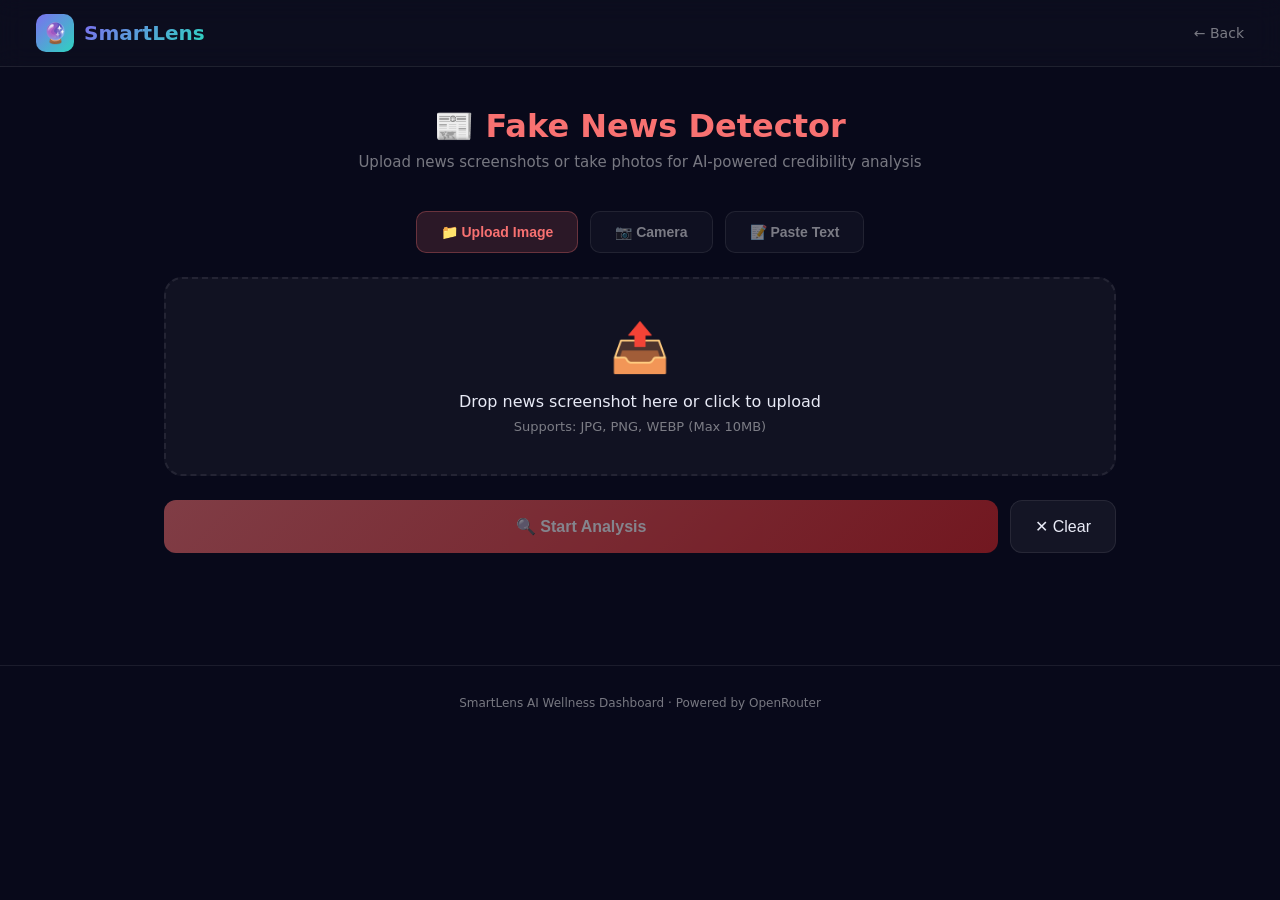
<file: frontend/fake-news.html>
<!DOCTYPE html>
<html lang="en">
<head>
<meta charset="UTF-8"/>
<meta name="viewport" content="width=device-width,initial-scale=1"/>
<title>SmartLens — Fake News Detector</title>
<style>
*,*::before,*::after{box-sizing:border-box;margin:0;padding:0}
:root{
  --bg:#08091a;--surface:#0f1022;--card:rgba(255,255,255,.04);
  --border:rgba(255,255,255,.08);--text:#e8eaf6;--muted:rgba(255,255,255,.45);
  --purple:#7c6fef;--teal:#2dd4bf;--amber:#fbbf24;--red:#f87171;--green:#34d399;--blue:#3b82f6;--r:18px;
}
html,body{height:100%;background:var(--bg);color:var(--text);font-family:'Segoe UI',system-ui,-apple-system,sans-serif}
::-webkit-scrollbar{width:4px}
::-webkit-scrollbar-thumb{background:rgba(255,255,255,.12);border-radius:4px}

header{display:flex;align-items:center;justify-content:space-between;padding:14px 36px;background:rgba(255,255,255,.02);border-bottom:1px solid var(--border);backdrop-filter:blur(12px);position:sticky;top:0;z-index:100}
.logo{display:flex;align-items:center;gap:10px;text-decoration:none;color:inherit}
.logo-icon{width:38px;height:38px;border-radius:10px;background:linear-gradient(135deg,var(--purple),var(--teal));display:flex;align-items:center;justify-content:center;font-size:20px}
.logo-name{font-size:20px;font-weight:800;background:linear-gradient(135deg,var(--purple),var(--teal));-webkit-background-clip:text;-webkit-text-fill-color:transparent}
.back-link{color:var(--muted);text-decoration:none;font-size:14px}
.back-link:hover{color:var(--text)}

main{max-width:1000px;margin:0 auto;padding:40px 24px}

.page-title{text-align:center;margin-bottom:40px}
.page-title h1{font-size:32px;font-weight:800;margin-bottom:8px;color:var(--red)}
.page-title p{color:var(--muted);font-size:15px}

/* Input Methods Tabs */
.input-tabs{display:flex;gap:12px;margin-bottom:24px;justify-content:center}
.tab-btn{padding:12px 24px;border-radius:10px;border:1px solid var(--border);background:rgba(255,255,255,.03);color:var(--muted);font-size:14px;font-weight:600;cursor:pointer;transition:all .2s}
.tab-btn:hover{background:rgba(255,255,255,.06)}
.tab-btn.active{background:rgba(248,113,113,.15);border-color:rgba(248,113,113,.3);color:var(--red)}

/* Upload Area */
.upload-area{background:var(--card);border:2px dashed var(--border);border-radius:var(--r);padding:40px;text-align:center;transition:all .3s;margin-bottom:24px;position:relative}
.upload-area:hover{border-color:rgba(248,113,113,.4);background:rgba(248,113,113,.02)}
.upload-area.dragover{border-color:var(--red);background:rgba(248,113,113,.05)}
.upload-icon{font-size:48px;margin-bottom:16px}
.upload-text{font-size:16px;color:var(--text);margin-bottom:8px}
.upload-hint{font-size:13px;color:var(--muted)}
input[type=file]{display:none}

/* Camera Area */
.camera-area{display:none;background:var(--card);border:1px solid var(--border);border-radius:var(--r);padding:24px;margin-bottom:24px;text-align:center}
.camera-area.active{display:block}
#video{width:100%;max-width:500px;border-radius:12px;background:#000}
#canvas{display:none}
.camera-btn{margin-top:16px;padding:14px 32px;border-radius:10px;border:none;background:linear-gradient(135deg,var(--red),#dc2626);color:#fff;font-size:16px;font-weight:700;cursor:pointer}
.camera-btn:hover{opacity:.9}

/* Text Input Area */
.text-area{display:none;background:var(--card);border:1px solid var(--border);border-radius:var(--r);padding:24px;margin-bottom:24px}
.text-area.active{display:block}
.text-input{width:100%;min-height:150px;padding:16px;background:rgba(255,255,255,.03);border:1px solid var(--border);border-radius:12px;color:var(--text);font-size:15px;resize:vertical;transition:border-color .2s}
.text-input:focus{outline:none;border-color:rgba(248,113,113,.4)}
.text-input::placeholder{color:var(--muted)}

/* Image Preview with Overlay */
.preview-container{position:relative;display:none;margin-bottom:24px;background:var(--card);border:1px solid var(--border);border-radius:var(--r);padding:20px}
.preview-container.show{display:block}
#previewImg{width:100%;max-height:400px;object-fit:contain;border-radius:8px;display:block}

/* Floating Info Card (AR-style) */
.floating-card{position:absolute;top:20px;right:20px;background:rgba(8,9,26,.95);border:1px solid var(--border);border-radius:12px;padding:16px;min-width:180px;backdrop-filter:blur(10px);box-shadow:0 8px 32px rgba(0,0,0,.4);z-index:10}
.floating-card::before{content:"";position:absolute;top:-8px;right:24px;width:0;height:0;border-left:8px solid transparent;border-right:8px solid transparent;border-bottom:8px solid rgba(8,9,26,.95)}
.floating-score{font-size:36px;font-weight:800;text-align:center;margin-bottom:8px}
.floating-score.high{color:var(--green)}
.floating-score.medium{color:var(--amber)}
.floating-score.low{color:var(--red)}
.floating-label{text-align:center;font-size:12px;color:var(--muted);margin-bottom:12px}
.floating-tag{display:inline-block;padding:6px 12px;border-radius:20px;font-size:13px;font-weight:700;text-align:center;width:100%}
.floating-tag.real{background:rgba(52,211,153,.2);color:var(--green)}
.floating-tag.suspect{background:rgba(251,191,36,.2);color:var(--amber)}
.floating-tag.fake{background:rgba(248,113,113,.2);color:var(--red)}
.floating-risk{margin-top:12px;padding-top:12px;border-top:1px solid var(--border);font-size:12px;color:var(--muted);text-align:center}

/* Highlight Overlay on Image */
.highlight-overlay{position:absolute;top:0;left:0;width:100%;height:100%;pointer-events:none}
.highlight-box{position:absolute;border:3px solid var(--red);background:rgba(248,113,113,.1);border-radius:4px;animation:pulse 2s infinite}
.highlight-box.suspect{border-color:var(--amber);background:rgba(251,191,36,.1)}
.highlight-box.real{border-color:var(--green);background:rgba(52,211,153,.1)}
@keyframes pulse{0%,100%{opacity:.6}50%{opacity:1}}
.highlight-label{position:absolute;top:-24px;left:0;padding:4px 8px;border-radius:4px;font-size:11px;font-weight:700;color:#fff;background:var(--red);white-space:nowrap}
.highlight-label.suspect{background:var(--amber);color:#000}
.highlight-label.real{background:var(--green)}

/* Action Buttons */
.action-btns{display:flex;gap:12px;margin-bottom:32px}
.analyze-btn{flex:1;padding:16px 32px;border-radius:12px;border:none;background:linear-gradient(135deg,var(--red),#dc2626);color:#fff;font-size:16px;font-weight:700;cursor:pointer;transition:opacity .2s}
.analyze-btn:hover{opacity:.9}
.analyze-btn:disabled{opacity:.5;cursor:not-allowed}
.clear-btn{padding:16px 24px;border-radius:12px;border:1px solid var(--border);background:rgba(255,255,255,.05);color:var(--text);font-size:16px;cursor:pointer}
.clear-btn:hover{background:rgba(255,255,255,.1)}

/* Voice Button */
.voice-btn{display:flex;align-items:center;justify-content:center;gap:8px;padding:12px 20px;border-radius:10px;border:1px solid var(--border);background:rgba(124,111,239,.1);color:var(--purple);font-size:14px;font-weight:600;cursor:pointer;margin-bottom:24px;transition:all .2s}
.voice-btn:hover{background:rgba(124,111,239,.2)}
.voice-btn.playing{background:rgba(124,111,239,.3);animation:pulse 1s infinite}

/* Loading */
.loading{display:none;align-items:center;justify-content:center;gap:16px;padding:24px;background:rgba(248,113,113,.05);border:1px solid rgba(248,113,113,.2);border-radius:12px;margin-bottom:24px}
.loading.active{display:flex}
.spinner{width:32px;height:32px;border:3px solid rgba(248,113,113,.2);border-top-color:var(--red);border-radius:50%;animation:spin 1s linear infinite}
@keyframes spin{to{transform:rotate(360deg)}}
.loading-text{color:var(--red);font-weight:600}

/* Result Card */
.result-card{display:none;background:var(--card);border:1px solid var(--border);border-radius:var(--r);padding:28px;margin-bottom:24px}
.result-card.show{display:block;animation:fadeUp .35s ease}
@keyframes fadeUp{from{opacity:0;transform:translateY(10px)}to{opacity:1;transform:translateY(0)}}

/* Verdict Header */
.verdict-header{display:flex;align-items:center;gap:16px;margin-bottom:24px;padding-bottom:24px;border-bottom:1px solid var(--border)}
.verdict-badge{width:64px;height:64px;border-radius:16px;display:flex;align-items:center;justify-content:center;font-size:28px}
.verdict-badge.real{background:rgba(52,211,153,.15);color:var(--green)}
.verdict-badge.suspect{background:rgba(251,191,36,.15);color:var(--amber)}
.verdict-badge.fake{background:rgba(248,113,113,.15);color:var(--red)}
.verdict-badge.unknown{background:rgba(148,163,184,.15);color:#94a3b8}
.verdict-info h2{font-size:24px;font-weight:700;margin-bottom:4px}
.verdict-info h2.real{color:var(--green)}
.verdict-info h2.suspect{color:var(--amber)}
.verdict-info h2.fake{color:var(--red)}
.verdict-info h2.unknown{color:#94a3b8}
.verdict-info p{color:var(--muted);font-size:14px}

/* Credibility Score */
.score-section{margin-bottom:24px}
.score-header{display:flex;justify-content:space-between;align-items:center;margin-bottom:12px}
.score-label{font-size:14px;color:var(--muted)}
.score-value{font-size:28px;font-weight:800}
.score-value.high{color:var(--green)}
.score-value.medium{color:var(--amber)}
.score-value.low{color:var(--red)}
.score-bar{height:12px;background:rgba(255,255,255,.06);border-radius:6px;overflow:hidden}
.score-fill{height:100%;border-radius:6px;transition:width 1s ease}
.score-fill.high{background:linear-gradient(90deg,var(--green),#6ee7b7)}
.score-fill.medium{background:linear-gradient(90deg,var(--amber),#fde68a)}
.score-fill.low{background:linear-gradient(90deg,var(--red),#fca5a5)}

/* Analysis Details */
.analysis-section{margin-bottom:24px}
.section-title{font-size:12px;font-weight:700;color:var(--muted);text-transform:uppercase;letter-spacing:.8px;margin-bottom:12px}

.flaws-list{display:flex;flex-direction:column;gap:8px}
.flaw-item{display:flex;align-items:flex-start;gap:12px;padding:12px;background:rgba(248,113,113,.05);border:1px solid rgba(248,113,113,.15);border-radius:10px}
.flaw-icon{width:24px;height:24px;border-radius:6px;background:rgba(248,113,113,.15);display:flex;align-items:center;justify-content:center;font-size:12px;color:var(--red);flex-shrink:0}
.flaw-text{font-size:14px;line-height:1.5}
.flaw-text .highlight{color:var(--red);font-weight:600}

/* Evidence Section */
.evidence-box{padding:16px;background:rgba(59,130,246,.05);border:1px solid rgba(59,130,246,.15);border-radius:10px}
.evidence-text{font-size:14px;line-height:1.7;color:var(--text);margin-bottom:12px}
.evidence-source{display:flex;align-items:center;gap:8px;font-size:13px;color:var(--blue)}
.evidence-source::before{content:"🔗"}

/* Text Comparison */
.comparison-box{margin-top:24px;padding:20px;background:rgba(255,255,255,.02);border:1px solid var(--border);border-radius:12px}
.comparison-title{font-size:14px;font-weight:700;margin-bottom:16px;color:var(--text)}
.comparison-text{font-size:14px;line-height:1.8}
.comparison-text .text-fake{background:rgba(248,113,113,.3);color:var(--red);padding:2px 6px;border-radius:4px;font-weight:600}
.comparison-text .text-suspect{background:rgba(251,191,36,.3);color:var(--amber);padding:2px 6px;border-radius:4px;font-weight:600}
.comparison-text .text-real{background:rgba(52,211,153,.3);color:var(--green);padding:2px 6px;border-radius:4px;font-weight:600}
.comparison-legend{display:flex;gap:20px;margin-top:16px;padding-top:16px;border-top:1px solid var(--border);font-size:12px}
.legend-item{display:flex;align-items:center;gap:6px}
.legend-color{width:16px;height:16px;border-radius:4px}
.legend-color.fake{background:var(--red)}
.legend-color.suspect{background:var(--amber)}
.legend-color.real{background:var(--green)}

/* Extracted Text */
.extracted-text{margin-top:24px;padding:16px;background:rgba(255,255,255,.02);border:1px solid var(--border);border-radius:10px}
.extracted-label{font-size:12px;font-weight:700;color:var(--muted);text-transform:uppercase;letter-spacing:.8px;margin-bottom:8px}
.extracted-content{font-size:13px;line-height:1.6;color:var(--muted);font-family:monospace;white-space:pre-wrap;word-break:break-word}

footer{text-align:center;padding:30px;border-top:1px solid var(--border);color:var(--muted);font-size:12px;margin-top:40px}

@media(max-width:600px){
  .page-title h1{font-size:24px}
  .input-tabs{flex-wrap:wrap}
  .tab-btn{padding:10px 16px;font-size:13px}
  .upload-area{padding:24px}
  .floating-card{position:static;margin-top:16px;width:100%}
  .floating-card::before{display:none}
  .verdict-header{flex-direction:column;text-align:center}
}
</style>
</head>
<body>

<header>
  <a href="/" class="logo">
    <div class="logo-icon">🔮</div>
    <div class="logo-name">SmartLens</div>
  </a>
  <a href="/" class="back-link">← Back</a>
</header>

<main>
  <div class="page-title">
    <h1>📰 Fake News Detector</h1>
    <p>Upload news screenshots or take photos for AI-powered credibility analysis</p>
  </div>

  <!-- Input Method Tabs -->
  <div class="input-tabs">
    <button class="tab-btn active" data-tab="upload">📁 Upload Image</button>
    <button class="tab-btn" data-tab="camera">📷 Camera</button>
    <button class="tab-btn" data-tab="text">📝 Paste Text</button>
  </div>

  <!-- Upload Area -->
  <div class="upload-area" id="uploadArea">
    <div class="upload-icon">📤</div>
    <div class="upload-text">Drop news screenshot here or click to upload</div>
    <div class="upload-hint">Supports: JPG, PNG, WEBP (Max 10MB)</div>
    <input type="file" id="fileInput" accept="image/*">
  </div>

  <!-- Camera Area -->
  <div class="camera-area" id="cameraArea">
    <video id="video" autoplay playsinline></video>
    <canvas id="canvas"></canvas>
    <br>
    <button class="camera-btn" id="captureBtn">📸 Take Photo</button>
  </div>

  <!-- Text Area -->
  <div class="text-area" id="textArea">
    <textarea class="text-input" id="textInput" placeholder="Paste news text here for analysis..."></textarea>
  </div>

  <!-- Image Preview with Overlay -->
  <div class="preview-container" id="previewContainer">
    <div style="position:relative;display:inline-block;width:100%">
      <img id="previewImg" alt="Preview">
      
      <!-- Floating Info Card (AR-style) -->
      <div class="floating-card" id="floatingCard" style="display:none">
        <div class="floating-score low" id="floatingScore">23</div>
        <div class="floating-label">Credibility Score</div>
        <div class="floating-tag fake" id="floatingTag">Highly Fake</div>
        <div class="floating-risk" id="floatingRisk">⚠️ Verify before sharing</div>
      </div>
      
      <!-- Highlight Overlay -->
      <div class="highlight-overlay" id="highlightOverlay">
        <!-- Dynamic highlight boxes will be added here -->
      </div>
    </div>
  </div>

  <!-- Voice Button -->
  <button class="voice-btn" id="voiceBtn" style="display:none">
    <span>🔊</span>
    <span id="voiceText">Play Voice Report</span>
  </button>

  <!-- Action Buttons -->
  <div class="action-btns">
    <button class="analyze-btn" id="analyzeBtn" disabled>🔍 Start Analysis</button>
    <button class="clear-btn" id="clearBtn">✕ Clear</button>
  </div>

  <!-- Loading -->
  <div class="loading" id="loading">
    <div class="spinner"></div>
    <span class="loading-text">Extracting text with OCR...</span>
  </div>

  <!-- Result Card -->
  <div class="result-card" id="resultCard">
    <!-- Verdict Header -->
    <div class="verdict-header">
      <div class="verdict-badge fake" id="verdictBadge">⚠️</div>
      <div class="verdict-info">
        <h2 class="fake" id="verdictTitle">Highly Fake</h2>
        <p id="verdictSubtitle">High probability of misinformation detected</p>
      </div>
    </div>

    <!-- Credibility Score -->
    <div class="score-section">
      <div class="score-header">
        <span class="score-label">Credibility Score</span>
        <span class="score-value low" id="scoreValue">23/100</span>
      </div>
      <div class="score-bar">
        <div class="score-fill low" id="scoreFill" style="width:23%"></div>
      </div>
    </div>

    <!-- Flaws Analysis -->
    <div class="analysis-section">
      <div class="section-title">⚠️ Detected Issues</div>
      <div class="flaws-list" id="flawsList">
        <div class="flaw-item">
          <div class="flaw-icon">!</div>
          <div class="flaw-text"><span class="highlight">Exaggerated Claims:</span> Headline uses sensational words like "Shocking!" "Secret!" without specific data sources</div>
        </div>
        <div class="flaw-item">
          <div class="flaw-icon">!</div>
          <div class="flaw-text"><span class="highlight">Emotional Manipulation:</span> Heavy use of exclamation marks and emotional language to trigger panic or anger</div>
        </div>
        <div class="flaw-item">
          <div class="flaw-icon">!</div>
          <div class="flaw-text"><span class="highlight">False Attribution:</span> Claims "experts confirm" but provides no expert names or institutional information</div>
        </div>
      </div>
    </div>

    <!-- Evidence -->
    <div class="analysis-section">
      <div class="section-title">✅ Fact Check</div>
      <div class="evidence-box">
        <div class="evidence-text">
          After verification, the "study" mentioned in this article was not found in academic databases such as PubMed or Google Scholar. No relevant information was found on the official websites of the World Health Organization (WHO) or the Centers for Disease Control and Prevention (CDC). This type of content is commonly seen in false health rumors.
        </div>
        <div class="evidence-source">WHO Official Website · CDC.gov</div>
      </div>
    </div>

    <!-- Text Comparison with Highlights -->
    <div class="comparison-box">
      <div class="comparison-title">📝 Text Analysis with Highlights</div>
      <div class="comparison-text" id="comparisonText">
        <span class="text-fake">[Shocking!]</span><span class="text-suspect"> Latest research finds that </span><span class="text-fake">drinking one cup of this beverage daily makes cancer cells disappear completely!</span><span class="text-suspect"> Experts are amazed!</span><span class="text-fake"> Share with your family now!</span><span class="text-real"> #HealthTips</span> <span class="text-real">#CancerCure</span>
      </div>
      <div class="comparison-legend">
        <div class="legend-item"><div class="legend-color fake"></div><span>Fake</span></div>
        <div class="legend-item"><div class="legend-color suspect"></div><span>Suspect</span></div>
        <div class="legend-item"><div class="legend-color real"></div><span>Real</span></div>
      </div>
    </div>

    <!-- Extracted Text -->
    <div class="extracted-text">
      <div class="extracted-label">📝 Extracted Text</div>
      <div class="extracted-content" id="extractedContent">[Shocking!] Latest research finds that drinking one cup of this beverage daily makes cancer cells disappear completely! Experts are amazed! Share with your family now! #HealthTips #CancerCure</div>
    </div>
  </div>
</main>

<footer>
  SmartLens AI Wellness Dashboard · Powered by OpenRouter
</footer>

<script>
// Tab switching
const tabs = document.querySelectorAll('.tab-btn');
const uploadArea = document.getElementById('uploadArea');
const cameraArea = document.getElementById('cameraArea');
const textArea = document.getElementById('textArea');

tabs.forEach(tab => {
  tab.addEventListener('click', () => {
    tabs.forEach(t => t.classList.remove('active'));
    tab.classList.add('active');
    
    const tabName = tab.dataset.tab;
    uploadArea.style.display = tabName === 'upload' ? 'block' : 'none';
    cameraArea.classList.toggle('active', tabName === 'camera');
    textArea.classList.toggle('active', tabName === 'text');
    
    if (tabName === 'camera') startCamera();
    else stopCamera();
  });
});

// File upload
const fileInput = document.getElementById('fileInput');
const previewContainer = document.getElementById('previewContainer');
const previewImg = document.getElementById('previewImg');
const analyzeBtn = document.getElementById('analyzeBtn');
const voiceBtn = document.getElementById('voiceBtn');

uploadArea.addEventListener('click', () => fileInput.click());

uploadArea.addEventListener('dragover', (e) => {
  e.preventDefault();
  uploadArea.classList.add('dragover');
});

uploadArea.addEventListener('dragleave', () => {
  uploadArea.classList.remove('dragover');
});

uploadArea.addEventListener('drop', (e) => {
  e.preventDefault();
  uploadArea.classList.remove('dragover');
  const file = e.dataTransfer.files[0];
  if (file && file.type.startsWith('image/')) handleFile(file);
});

fileInput.addEventListener('change', (e) => {
  const file = e.target.files[0];
  if (file) handleFile(file);
});

function handleFile(file) {
  const reader = new FileReader();
  reader.onload = (e) => {
    previewImg.src = e.target.result;
    uploadArea.style.display = 'none';
    previewContainer.classList.add('show');
    analyzeBtn.disabled = false;
  };
  reader.readAsDataURL(file);
}

// Camera
const video = document.getElementById('video');
const canvas = document.getElementById('canvas');
const captureBtn = document.getElementById('captureBtn');
let stream = null;

async function startCamera() {
  try {
    stream = await navigator.mediaDevices.getUserMedia({ video: { facingMode: 'environment' } });
    video.srcObject = stream;
  } catch (err) {
    alert('Unable to access camera: ' + err.message);
  }
}

function stopCamera() {
  if (stream) {
    stream.getTracks().forEach(track => track.stop());
    stream = null;
  }
}

captureBtn.addEventListener('click', () => {
  canvas.width = video.videoWidth;
  canvas.height = video.videoHeight;
  canvas.getContext('2d').drawImage(video, 0, 0);
  previewImg.src = canvas.toDataURL('image/jpeg');
  uploadArea.style.display = 'none';
  cameraArea.classList.remove('active');
  previewContainer.classList.add('show');
  analyzeBtn.disabled = false;
  stopCamera();
});

// Text input
const textInput = document.getElementById('textInput');
textInput.addEventListener('input', () => {
  analyzeBtn.disabled = textInput.value.trim().length === 0;
});

// Analysis
const loading = document.getElementById('loading');
const resultCard = document.getElementById('resultCard');
const floatingCard = document.getElementById('floatingCard');
const highlightOverlay = document.getElementById('highlightOverlay');

// Sample highlight boxes for demo
function addHighlightBoxes() {
  highlightOverlay.innerHTML = '';
  
  // Fake highlight
  const box1 = document.createElement('div');
  box1.className = 'highlight-box';
  box1.style.left = '5%';
  box1.style.top = '10%';
  box1.style.width = '90%';
  box1.style.height = '15%';
  box1.innerHTML = '<div class="highlight-label">Fake Title</div>';
  highlightOverlay.appendChild(box1);
  
  // Suspect highlight
  const box2 = document.createElement('div');
  box2.className = 'highlight-box suspect';
  box2.style.left = '5%';
  box2.style.top = '35%';
  box2.style.width = '60%';
  box2.style.height = '12%';
  box2.innerHTML = '<div class="highlight-label suspect">Exaggerated</div>';
  highlightOverlay.appendChild(box2);
  
  // Another fake highlight
  const box3 = document.createElement('div');
  box3.className = 'highlight-box';
  box3.style.left = '70%';
  box3.style.top = '70%';
  box3.style.width = '25%';
  box3.style.height = '10%';
  box3.innerHTML = '<div class="highlight-label">Sensational</div>';
  highlightOverlay.appendChild(box3);
}

document.getElementById('analyzeBtn').addEventListener('click', () => {
  loading.classList.add('active');
  resultCard.classList.remove('show');
  floatingCard.style.display = 'none';
  analyzeBtn.disabled = true;
  voiceBtn.style.display = 'none';
  voiceText.textContent = 'Play Voice Report';
  
  setTimeout(() => {
    loading.classList.remove('active');
    resultCard.classList.add('show');
    floatingCard.style.display = 'block';
    voiceBtn.style.display = 'flex';
    addHighlightBoxes();
    analyzeBtn.disabled = false;
    resultCard.scrollIntoView({ behavior: 'smooth', block: 'nearest' });
  }, 2000);
});

// Voice播报
let isPlaying = false;
const voiceText = document.getElementById('voiceText');

voiceBtn.addEventListener('click', () => {
  if (isPlaying) {
    window.speechSynthesis.cancel();
    isPlaying = false;
    voiceBtn.classList.remove('playing');
    voiceText.textContent = 'Play Voice Report';
  } else {
    const utterance = new SpeechSynthesisUtterance('This content has low credibility and is classified as misinformation. Exaggerated claims, emotional manipulation, and false attribution have been detected. Please verify before sharing.');
    utterance.lang = 'en-US';
    utterance.rate = 0.9;
    utterance.onend = () => {
      isPlaying = false;
      voiceBtn.classList.remove('playing');
      voiceText.textContent = 'Play Voice Report';
    };
    window.speechSynthesis.speak(utterance);
    isPlaying = true;
    voiceBtn.classList.add('playing');
    voiceText.textContent = 'Stop';
  }
});

// Clear
document.getElementById('clearBtn').addEventListener('click', () => {
  fileInput.value = '';
  textInput.value = '';
  previewImg.src = '';
  uploadArea.style.display = 'block';
  previewContainer.classList.remove('show');
  cameraArea.classList.remove('active');
  textArea.classList.remove('active');
  resultCard.classList.remove('show');
  floatingCard.style.display = 'none';
  highlightOverlay.innerHTML = '';
  voiceBtn.style.display = 'none';
  loading.classList.remove('active');
  analyzeBtn.disabled = true;
  if (isPlaying) {
    window.speechSynthesis.cancel();
    isPlaying = false;
    voiceBtn.classList.remove('playing');
    voiceText.textContent = 'Play Voice Report';
  }
  tabs[0].click();
  stopCamera();
});
</script>

</body>
</html>
</file>
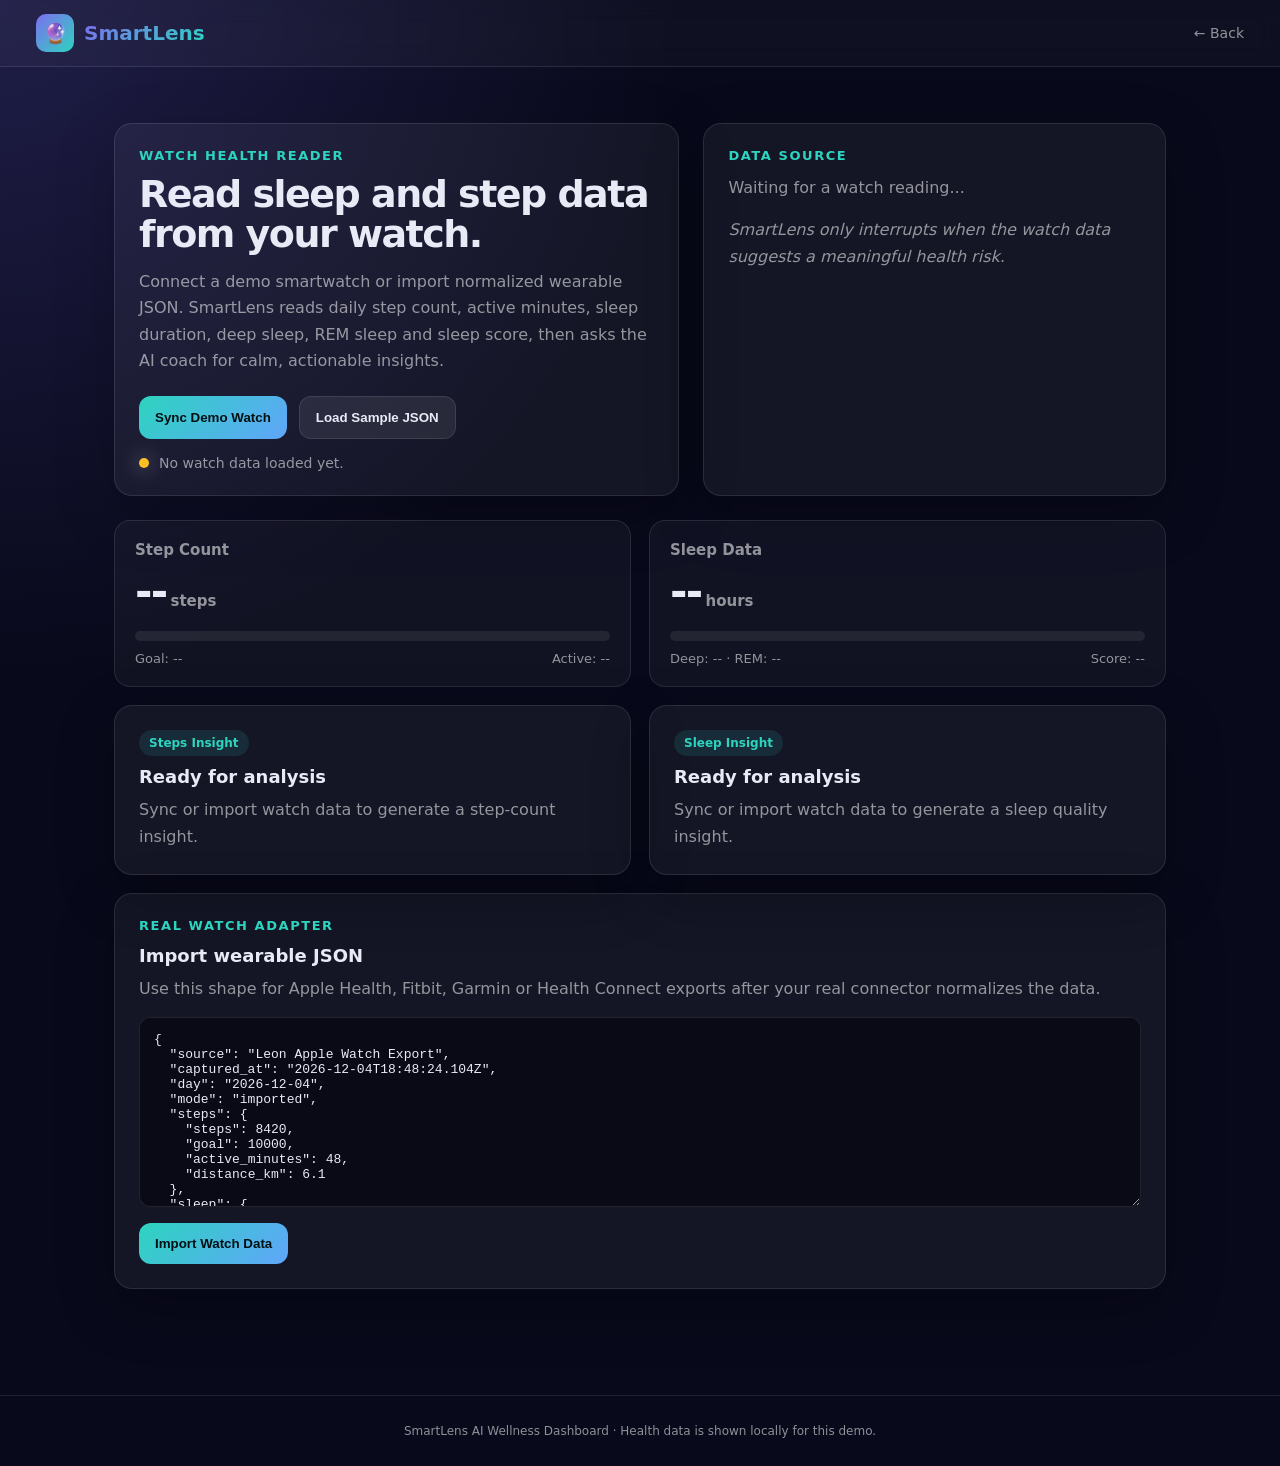
<file: frontend/health-checks.html>
<!DOCTYPE html>
<html lang="en">
<head>
<meta charset="UTF-8"/>
<meta name="viewport" content="width=device-width,initial-scale=1"/>
<title>SmartLens — Watch Health Checks</title>
<style>
*,*::before,*::after{box-sizing:border-box;margin:0;padding:0}
:root{
  --bg:#08091a;--surface:#0f1022;--card:rgba(255,255,255,.05);
  --border:rgba(255,255,255,.1);--text:#e8eaf6;--muted:rgba(255,255,255,.55);
  --purple:#7c6fef;--teal:#2dd4bf;--amber:#fbbf24;--red:#f87171;--green:#34d399;--r:18px;
}
html,body{min-height:100%;background:radial-gradient(circle at top left,rgba(124,111,254,.2),transparent 35%),var(--bg);color:var(--text);font-family:'Segoe UI',system-ui,-apple-system,sans-serif}
header{display:flex;align-items:center;justify-content:space-between;padding:14px 36px;background:rgba(255,255,255,.03);border-bottom:1px solid var(--border);backdrop-filter:blur(12px);position:sticky;top:0;z-index:10}
.logo{display:flex;align-items:center;gap:10px;text-decoration:none;color:inherit}
.logo-icon{width:38px;height:38px;border-radius:10px;background:linear-gradient(135deg,var(--purple),var(--teal));display:flex;align-items:center;justify-content:center;font-size:20px}
.logo-name{font-size:20px;font-weight:800;background:linear-gradient(135deg,var(--purple),var(--teal));-webkit-background-clip:text;-webkit-text-fill-color:transparent}
.back-link{color:var(--muted);text-decoration:none;font-size:14px}
.back-link:hover{color:var(--text)}
main{max-width:1100px;margin:0 auto;padding:56px 24px}
.hero{display:grid;grid-template-columns:1.1fr .9fr;gap:24px;align-items:stretch;margin-bottom:24px}
.panel{background:var(--card);border:1px solid var(--border);border-radius:var(--r);padding:24px;box-shadow:0 18px 60px rgba(0,0,0,.22)}
.eyebrow{color:var(--teal);font-size:13px;font-weight:800;letter-spacing:.12em;text-transform:uppercase;margin-bottom:12px}
h1{font-size:38px;line-height:1.05;margin-bottom:14px;letter-spacing:-.04em}
p{color:var(--muted);line-height:1.65}
.actions{display:flex;flex-wrap:wrap;gap:12px;margin-top:22px}
button{border:0;border-radius:12px;padding:13px 16px;font-weight:800;cursor:pointer;transition:.2s transform,.2s opacity}
button:hover{transform:translateY(-2px)}
button:disabled{cursor:not-allowed;opacity:.55;transform:none}
.primary{background:linear-gradient(135deg,var(--teal),#60a5fa);color:#021014}
.secondary{background:rgba(255,255,255,.08);color:var(--text);border:1px solid var(--border)}
.status{display:flex;align-items:center;gap:10px;color:var(--muted);font-size:14px;margin-top:16px}
.dot{width:10px;height:10px;border-radius:50%;background:var(--amber);box-shadow:0 0 20px currentColor}
.connected .dot{background:var(--green)}
.error .dot{background:var(--red)}
.grid{display:grid;grid-template-columns:repeat(2,minmax(0,1fr));gap:18px}
.metric{background:rgba(255,255,255,.04);border:1px solid var(--border);border-radius:16px;padding:20px}
.metric h2{font-size:15px;color:var(--muted);font-weight:700;margin-bottom:8px}
.big{font-size:42px;font-weight:900;letter-spacing:-.04em}
.unit{font-size:15px;color:var(--muted);font-weight:600;margin-left:4px}
.bar{height:10px;background:rgba(255,255,255,.08);border-radius:99px;overflow:hidden;margin:15px 0 10px}
.fill{height:100%;width:0;background:linear-gradient(90deg,var(--purple),var(--teal));transition:.4s width}
.sub{display:flex;justify-content:space-between;color:var(--muted);font-size:13px}
.insights{display:grid;grid-template-columns:repeat(2,minmax(0,1fr));gap:18px;margin-top:18px}
.insight-card h3,.import-card h3{font-size:18px;margin-bottom:10px}
.badge{display:inline-flex;align-items:center;border-radius:99px;padding:6px 10px;background:rgba(45,212,191,.12);color:var(--teal);font-size:12px;font-weight:800;margin-bottom:10px}
.risk{border-left:3px solid var(--amber);padding:10px 12px;background:rgba(251,191,36,.08);border-radius:10px;margin-top:10px;color:#fde68a}
.risk.warning{border-left-color:var(--red);background:rgba(248,113,113,.08);color:#fecaca}
textarea{width:100%;min-height:190px;margin:14px 0 12px;padding:14px;border-radius:12px;background:#090a16;color:var(--text);border:1px solid var(--border);font-family:ui-monospace,SFMono-Regular,Consolas,monospace;font-size:13px;resize:vertical}
.import-card{margin-top:18px}
.empty{color:var(--muted);font-style:italic}
footer{text-align:center;padding:28px;border-top:1px solid var(--border);color:var(--muted);font-size:12px;margin-top:50px}
@media(max-width:800px){.hero,.grid,.insights{grid-template-columns:1fr}h1{font-size:30px}header{padding:14px 20px}.big{font-size:34px}}
</style>
</head>
<body>

<header>
  <a href="/" class="logo">
    <div class="logo-icon">🔮</div>
    <div class="logo-name">SmartLens</div>
  </a>
  <a href="/" class="back-link">← Back</a>
</header>

<main>
  <section class="hero">
    <div class="panel">
      <div class="eyebrow">Watch Health Reader</div>
      <h1>Read sleep and step data from your watch.</h1>
      <p>Connect a demo smartwatch or import normalized wearable JSON. SmartLens reads daily step count, active minutes, sleep duration, deep sleep, REM sleep and sleep score, then asks the AI coach for calm, actionable insights.</p>
      <div class="actions">
        <button class="primary" id="syncBtn">Sync Demo Watch</button>
        <button class="secondary" id="loadSampleBtn">Load Sample JSON</button>
      </div>
      <div class="status" id="status">
        <span class="dot"></span>
        <span id="statusText">No watch data loaded yet.</span>
      </div>
    </div>

    <div class="panel">
      <div class="eyebrow">Data Source</div>
      <p id="sourceText">Waiting for a watch reading...</p>
      <div id="riskList" style="margin-top:16px">
        <p class="empty">SmartLens only interrupts when the watch data suggests a meaningful health risk.</p>
      </div>
    </div>
  </section>

  <section class="grid">
    <div class="metric">
      <h2>Step Count</h2>
      <div><span class="big" id="stepsValue">--</span><span class="unit">steps</span></div>
      <div class="bar"><div class="fill" id="stepsFill"></div></div>
      <div class="sub"><span id="stepsGoal">Goal: --</span><span id="activeMinutes">Active: --</span></div>
    </div>

    <div class="metric">
      <h2>Sleep Data</h2>
      <div><span class="big" id="sleepValue">--</span><span class="unit">hours</span></div>
      <div class="bar"><div class="fill" id="sleepFill"></div></div>
      <div class="sub"><span id="sleepStages">Deep: -- · REM: --</span><span id="sleepScore">Score: --</span></div>
    </div>
  </section>

  <section class="insights">
    <div class="panel insight-card">
      <span class="badge">Steps Insight</span>
      <h3 id="stepsInsightTitle">Ready for analysis</h3>
      <p id="stepsInsight">Sync or import watch data to generate a step-count insight.</p>
    </div>
    <div class="panel insight-card">
      <span class="badge">Sleep Insight</span>
      <h3 id="sleepInsightTitle">Ready for analysis</h3>
      <p id="sleepInsight">Sync or import watch data to generate a sleep quality insight.</p>
    </div>
  </section>

  <section class="panel import-card">
    <div class="eyebrow">Real Watch Adapter</div>
    <h3>Import wearable JSON</h3>
    <p>Use this shape for Apple Health, Fitbit, Garmin or Health Connect exports after your real connector normalizes the data.</p>
    <textarea id="watchJson" spellcheck="false"></textarea>
    <button class="primary" id="importBtn">Import Watch Data</button>
  </section>
</main>

<footer>
  SmartLens AI Wellness Dashboard · Health data is shown locally for this demo.
</footer>

<script>
const sampleReading = {
  source: "Leon Apple Watch Export",
  captured_at: new Date().toISOString(),
  day: new Date().toISOString().slice(0, 10),
  mode: "imported",
  steps: {
    steps: 8420,
    goal: 10000,
    active_minutes: 48,
    distance_km: 6.1
  },
  sleep: {
    duration_hours: 7.2,
    deep_hours: 1.4,
    rem_hours: 1.7,
    score: 82
  }
};

const els = {
  status: document.getElementById("status"),
  statusText: document.getElementById("statusText"),
  sourceText: document.getElementById("sourceText"),
  riskList: document.getElementById("riskList"),
  stepsValue: document.getElementById("stepsValue"),
  stepsFill: document.getElementById("stepsFill"),
  stepsGoal: document.getElementById("stepsGoal"),
  activeMinutes: document.getElementById("activeMinutes"),
  sleepValue: document.getElementById("sleepValue"),
  sleepFill: document.getElementById("sleepFill"),
  sleepStages: document.getElementById("sleepStages"),
  sleepScore: document.getElementById("sleepScore"),
  stepsInsightTitle: document.getElementById("stepsInsightTitle"),
  stepsInsight: document.getElementById("stepsInsight"),
  sleepInsightTitle: document.getElementById("sleepInsightTitle"),
  sleepInsight: document.getElementById("sleepInsight"),
  watchJson: document.getElementById("watchJson"),
  syncBtn: document.getElementById("syncBtn"),
  loadSampleBtn: document.getElementById("loadSampleBtn"),
  importBtn: document.getElementById("importBtn")
};

function setStatus(text, type = "") {
  els.status.className = `status ${type}`;
  els.statusText.textContent = text;
}

function pct(value, max) {
  return Math.max(0, Math.min(100, Math.round((value / max) * 100)));
}

function renderReading(reading) {
  els.sourceText.textContent = `${reading.source} · ${reading.day} · ${reading.mode} mode`;

  els.stepsValue.textContent = Number(reading.steps.steps).toLocaleString();
  els.stepsFill.style.width = `${pct(reading.steps.steps, reading.steps.goal)}%`;
  els.stepsGoal.textContent = `Goal: ${Number(reading.steps.goal).toLocaleString()}`;
  els.activeMinutes.textContent = `Active: ${reading.steps.active_minutes} min · ${reading.steps.distance_km || 0} km`;

  els.sleepValue.textContent = Number(reading.sleep.duration_hours).toFixed(1);
  els.sleepFill.style.width = `${pct(reading.sleep.duration_hours, 8)}%`;
  els.sleepStages.textContent = `Deep: ${reading.sleep.deep_hours}h · REM: ${reading.sleep.rem_hours}h`;
  els.sleepScore.textContent = `Score: ${reading.sleep.score || "--"}`;

  if (reading.risk_flags && reading.risk_flags.length) {
    els.riskList.innerHTML = reading.risk_flags.map(flag =>
      `<div class="risk ${flag.level === "warning" ? "warning" : ""}">${flag.message}</div>`
    ).join("");
  } else {
    els.riskList.innerHTML = '<p class="empty">No urgent health risk detected from this watch reading.</p>';
  }
}

async function api(path, options = {}) {
  const response = await fetch(`/api${path}`, {
    headers: {"Content-Type": "application/json", ...(options.headers || {})},
    ...options
  });
  if (!response.ok) throw new Error(await response.text());
  return response.json();
}

async function loadInsights(reading) {
  els.stepsInsightTitle.textContent = "Analyzing steps...";
  els.stepsInsight.textContent = "Asking the AI coach for a short step-count recommendation.";
  els.sleepInsightTitle.textContent = "Analyzing sleep...";
  els.sleepInsight.textContent = "Asking the AI sleep coach for a calm recovery recommendation.";

  const stepsPayload = {
    steps: reading.steps.steps,
    goal: reading.steps.goal,
    active_minutes: reading.steps.active_minutes
  };
  const sleepPayload = {
    duration_hours: reading.sleep.duration_hours,
    deep_hours: reading.sleep.deep_hours,
    rem_hours: reading.sleep.rem_hours,
    score: reading.sleep.score
  };

  const [stepsResult, sleepResult] = await Promise.allSettled([
    api("/health/steps", {method: "POST", body: JSON.stringify(stepsPayload)}),
    api("/health/sleep", {method: "POST", body: JSON.stringify(sleepPayload)})
  ]);

  if (stepsResult.status === "fulfilled") {
    els.stepsInsightTitle.textContent = stepsResult.value.badge || "Steps summary";
    els.stepsInsight.textContent = `${stepsResult.value.insight || ""} ${stepsResult.value.tip || ""}`.trim();
  } else {
    els.stepsInsightTitle.textContent = "Steps summary";
    els.stepsInsight.textContent = "Watch steps were read successfully, but AI analysis is unavailable. Check the OpenRouter key and backend logs.";
  }

  if (sleepResult.status === "fulfilled") {
    els.sleepInsightTitle.textContent = `${sleepResult.value.quality || "Sleep"} quality`;
    els.sleepInsight.textContent = `${sleepResult.value.insight || ""} ${sleepResult.value.tip || ""}`.trim();
  } else {
    els.sleepInsightTitle.textContent = "Sleep summary";
    els.sleepInsight.textContent = "Watch sleep data was read successfully, but AI analysis is unavailable. Check the OpenRouter key and backend logs.";
  }
}

async function handleReading(reading, statusMessage) {
  renderReading(reading);
  setStatus(statusMessage, "connected");
  await loadInsights(reading);
}

els.syncBtn.addEventListener("click", async () => {
  try {
    els.syncBtn.disabled = true;
    setStatus("Syncing latest demo watch reading...");
    const reading = await api("/health/watch/latest");
    await handleReading(reading, "Demo watch data synced.");
  } catch (error) {
    setStatus("Could not sync watch data. Is the backend running?", "error");
  } finally {
    els.syncBtn.disabled = false;
  }
});

els.loadSampleBtn.addEventListener("click", () => {
  els.watchJson.value = JSON.stringify(sampleReading, null, 2);
  setStatus("Sample JSON loaded. Click Import Watch Data to read it.");
});

els.importBtn.addEventListener("click", async () => {
  try {
    els.importBtn.disabled = true;
    setStatus("Importing wearable JSON...");
    const payload = JSON.parse(els.watchJson.value);
    const reading = await api("/health/watch/import", {
      method: "POST",
      body: JSON.stringify(payload)
    });
    await handleReading(reading, "Imported watch data successfully.");
  } catch (error) {
    setStatus("Import failed. Check the JSON shape and backend connection.", "error");
  } finally {
    els.importBtn.disabled = false;
  }
});

els.watchJson.value = JSON.stringify(sampleReading, null, 2);
</script>
</body>
</html>
</file>
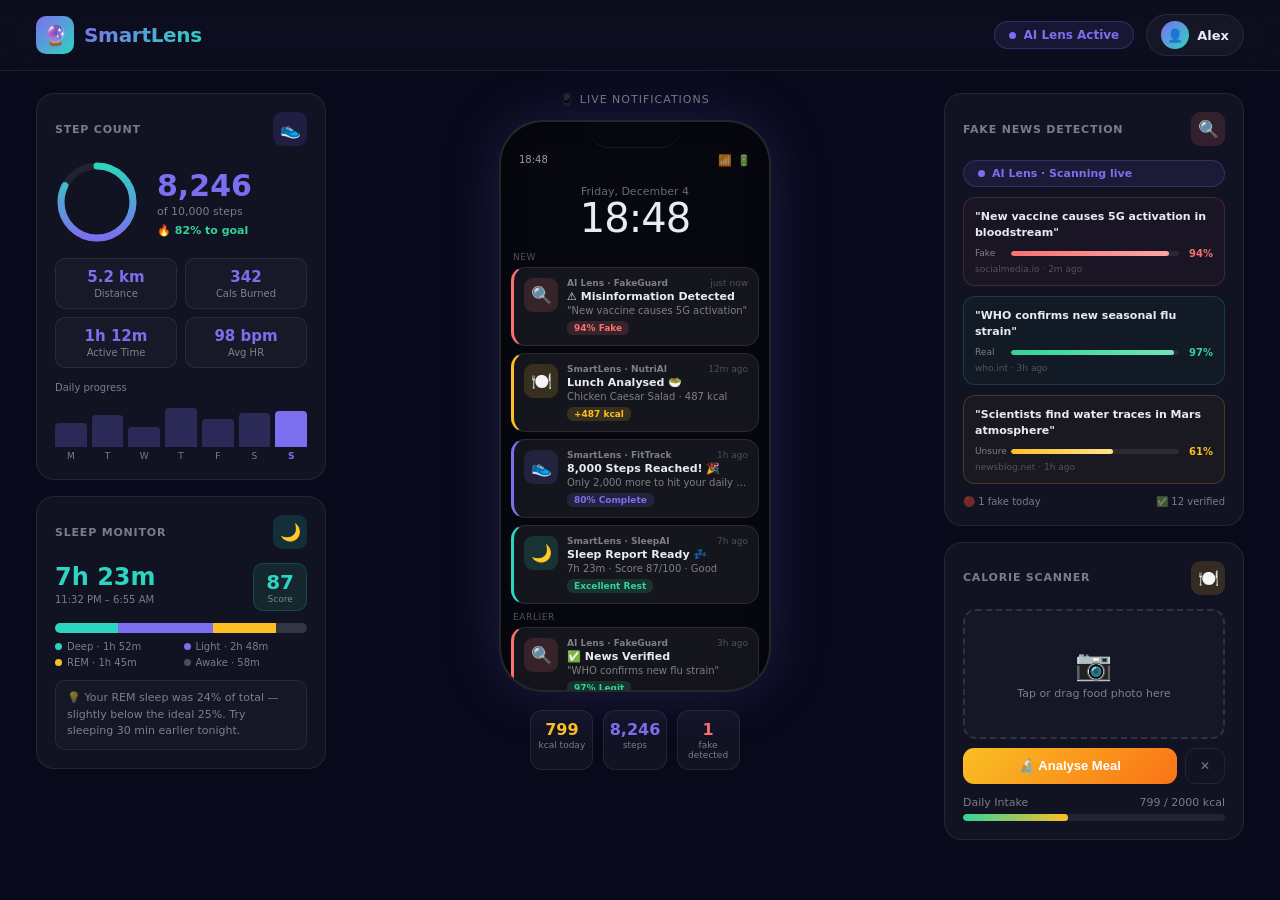
<file: frontend/SmartLens_HK_Final.html>
<!DOCTYPE html>
<html lang="en">
<head>
<meta charset="UTF-8"/>
<meta name="viewport" content="width=device-width,initial-scale=1"/>
<title>SmartLens — AI Wellness Dashboard</title>
<style>
/* ═══════════════════════════════════════════════════
   RESET & VARIABLES
═══════════════════════════════════════════════════ */
*,*::before,*::after{box-sizing:border-box;margin:0;padding:0}
:root{
  --bg      :#08091a;
  --surface :#0f1022;
  --card    :rgba(255,255,255,.04);
  --border  :rgba(255,255,255,.08);
  --text    :#e8eaf6;
  --muted   :rgba(255,255,255,.45);
  --purple  :#7c6fef;
  --teal    :#2dd4bf;
  --amber   :#fbbf24;
  --red     :#f87171;
  --green   :#34d399;
  --pink    :#f472b6;
  --r       :18px;
}
html,body{height:100%;background:var(--bg);color:var(--text);
  font-family:'Segoe UI',system-ui,-apple-system,sans-serif;overflow-x:hidden}

/* ═══════════════════════════════════════════════════
   SCROLLBAR
═══════════════════════════════════════════════════ */
::-webkit-scrollbar{width:4px}
::-webkit-scrollbar-track{background:transparent}
::-webkit-scrollbar-thumb{background:rgba(255,255,255,.12);border-radius:4px}

/* ═══════════════════════════════════════════════════
   HEADER
═══════════════════════════════════════════════════ */
header{
  display:flex;align-items:center;justify-content:space-between;
  padding:14px 36px;
  background:rgba(255,255,255,.02);
  border-bottom:1px solid var(--border);
  backdrop-filter:blur(12px);
  position:sticky;top:0;z-index:100;
}
.logo{display:flex;align-items:center;gap:10px}
.logo-icon{
  width:38px;height:38px;border-radius:10px;
  background:linear-gradient(135deg,var(--purple),var(--teal));
  display:flex;align-items:center;justify-content:center;font-size:20px;
}
.logo-name{
  font-size:20px;font-weight:800;letter-spacing:-.3px;
  background:linear-gradient(135deg,var(--purple),var(--teal));
  -webkit-background-clip:text;-webkit-text-fill-color:transparent;
}
.hdr-right{display:flex;align-items:center;gap:12px}
.lens-pill{
  display:flex;align-items:center;gap:7px;
  padding:6px 14px;border-radius:999px;
  background:rgba(124,111,239,.1);border:1px solid rgba(124,111,239,.25);
  font-size:12px;color:var(--purple);font-weight:600;
}
.lens-dot{
  width:7px;height:7px;border-radius:50%;background:var(--purple);
  animation:blink 2s ease-in-out infinite;
}
@keyframes blink{0%,100%{opacity:1;transform:scale(1)}50%{opacity:.4;transform:scale(1.4)}}
.user-pill{
  display:flex;align-items:center;gap:8px;
  padding:6px 14px;border-radius:999px;
  background:var(--card);border:1px solid var(--border);
  font-size:13px;font-weight:600;
}
.avatar{
  width:28px;height:28px;border-radius:50%;
  background:linear-gradient(135deg,var(--purple),var(--teal));
  display:flex;align-items:center;justify-content:center;font-size:13px;
}

/* ═══════════════════════════════════════════════════
   LAYOUT
═══════════════════════════════════════════════════ */
.dashboard{
  display:grid;
  grid-template-columns:290px 1fr 300px;
  gap:20px;
  padding:22px 36px;
  max-width:1380px;
  margin:0 auto;
  align-items:start;
}

/* ═══════════════════════════════════════════════════
   CARD BASE
═══════════════════════════════════════════════════ */
.card{
  background:var(--card);
  border:1px solid var(--border);
  border-radius:var(--r);
  padding:18px;
  transition:transform .25s,box-shadow .25s;
}
.card:hover{transform:translateY(-2px);box-shadow:0 8px 32px rgba(124,111,239,.1)}
.card+.card{margin-top:16px}
.card-hdr{display:flex;align-items:center;justify-content:space-between;margin-bottom:14px}
.card-title{font-size:11px;font-weight:700;color:var(--muted);text-transform:uppercase;letter-spacing:.8px}
.card-icon{
  width:34px;height:34px;border-radius:9px;
  display:flex;align-items:center;justify-content:center;font-size:17px;
}

/* ═══════════════════════════════════════════════════
   LEFT — STEPS
═══════════════════════════════════════════════════ */
.ring-wrap{display:flex;align-items:center;gap:18px;margin:4px 0 14px}
.ring-svg{width:84px;height:84px;flex-shrink:0}
.ring-bg{fill:none;stroke:rgba(255,255,255,.07);stroke-width:7}
.ring-prog{
  fill:none;stroke:url(#ringGrad);stroke-width:7;stroke-linecap:round;
  stroke-dasharray:226;stroke-dashoffset:40;
  transition:stroke-dashoffset 1s ease;transform:rotate(-90deg);transform-origin:50% 50%;
}
.big-num{font-size:30px;font-weight:800;color:var(--purple)}
.sub-lbl{font-size:11px;color:var(--muted);margin-top:2px}
.goal-lbl{font-size:11px;color:var(--green);margin-top:6px;font-weight:600}
.stat-grid{display:grid;grid-template-columns:1fr 1fr;gap:8px}
.stat-box{
  background:rgba(255,255,255,.03);border:1px solid var(--border);
  border-radius:10px;padding:9px 10px;text-align:center;
}
.stat-val{font-size:15px;font-weight:700;color:var(--purple)}
.stat-lbl{font-size:10px;color:var(--muted);margin-top:2px}

/* Weekly bar */
.week-bars{display:flex;gap:5px;align-items:flex-end;height:44px;margin:10px 0 4px}
.wbar{
  flex:1;border-radius:4px 4px 0 0;
  background:rgba(124,111,239,.25);transition:height .6s ease;min-height:4px;
}
.wbar.today{background:var(--purple)}
.week-days{display:flex;gap:5px}
.wd{flex:1;text-align:center;font-size:9px;color:var(--muted)}

/* ═══════════════════════════════════════════════════
   LEFT — SLEEP
═══════════════════════════════════════════════════ */
.sleep-top{display:flex;justify-content:space-between;align-items:flex-start;margin-bottom:12px}
.sleep-dur{font-size:24px;font-weight:800;color:var(--teal)}
.sleep-range{font-size:10px;color:var(--muted);margin-top:3px}
.sleep-score-badge{
  background:rgba(52,211,153,.1);border:1px solid rgba(52,211,153,.2);
  border-radius:10px;padding:6px 12px;text-align:center;
}
.sleep-score-num{font-size:20px;font-weight:800;color:var(--teal)}
.sleep-score-lbl{font-size:9px;color:var(--muted)}
.stages-bar{display:flex;height:10px;border-radius:6px;overflow:hidden;margin:8px 0}
.s-deep{flex:2;background:var(--teal)}
.s-light{flex:3;background:var(--purple)}
.s-rem{flex:2;background:var(--amber)}
.s-awake{flex:1;background:rgba(255,255,255,.15)}
.stages-legend{display:grid;grid-template-columns:1fr 1fr;gap:5px;margin-top:8px}
.legend-item{display:flex;align-items:center;gap:5px;font-size:10px;color:var(--muted)}
.ldot{width:7px;height:7px;border-radius:50%;flex-shrink:0}
.sleep-tip{
  margin-top:12px;padding:9px 11px;font-size:11px;color:var(--muted);line-height:1.5;
  background:rgba(255,255,255,.02);border:1px solid var(--border);border-radius:10px;
}

/* ═══════════════════════════════════════════════════
   CENTER — PHONE
═══════════════════════════════════════════════════ */
.center-col{display:flex;flex-direction:column;align-items:center;gap:14px}
.center-label{font-size:11px;color:var(--muted);letter-spacing:1px;text-transform:uppercase}
.phone{
  width:272px;height:572px;
  background:#07080f;
  border-radius:44px;
  border:2.5px solid rgba(255,255,255,.12);
  box-shadow:0 0 60px rgba(124,111,239,.2),inset 0 0 24px rgba(0,0,0,.4);
  display:flex;flex-direction:column;overflow:hidden;position:relative;
}
.notch{
  position:absolute;top:0;left:50%;transform:translateX(-50%);
  width:90px;height:26px;
  background:#07080f;border-radius:0 0 18px 18px;
  border-bottom:1px solid rgba(255,255,255,.07);z-index:5;
}
.p-status{
  display:flex;justify-content:space-between;padding:14px 18px 4px;
  font-size:10px;color:rgba(255,255,255,.6);margin-top:18px;flex-shrink:0;
}
.p-icons{display:flex;gap:5px;align-items:center;font-size:11px}
.p-screen{flex:1;overflow-y:auto;padding:6px 10px 16px;scrollbar-width:none}
.p-screen::-webkit-scrollbar{display:none}
.p-clock{text-align:center;margin:8px 0 14px}
.p-clock .p-date{font-size:11px;color:rgba(255,255,255,.4)}
.p-clock .p-time{font-size:40px;font-weight:200;line-height:1;letter-spacing:-1px}
.notif-group-label{
  font-size:9px;color:rgba(255,255,255,.3);text-transform:uppercase;
  letter-spacing:.6px;margin:8px 0 5px 2px;
}
.notif{
  display:flex;gap:9px;
  background:rgba(255,255,255,.06);border:1px solid rgba(255,255,255,.09);
  border-radius:14px;padding:10px;margin-bottom:7px;
  animation:slideUp .4s ease;
}
@keyframes slideUp{from{opacity:0;transform:translateY(8px)}to{opacity:1;transform:translateY(0)}}
.notif.n-fake{border-left:3px solid var(--red)}
.notif.n-cal{border-left:3px solid var(--amber)}
.notif.n-step{border-left:3px solid var(--purple)}
.notif.n-sleep{border-left:3px solid var(--teal)}
.n-icon{
  width:34px;height:34px;border-radius:9px;flex-shrink:0;
  display:flex;align-items:center;justify-content:center;font-size:17px;
}
.n-fake .n-icon{background:rgba(248,113,113,.15)}
.n-cal .n-icon{background:rgba(251,191,36,.15)}
.n-step .n-icon{background:rgba(124,111,239,.15)}
.n-sleep .n-icon{background:rgba(45,212,191,.15)}
.n-body{flex:1;min-width:0}
.n-row{display:flex;justify-content:space-between;align-items:center;margin-bottom:2px}
.n-app{font-size:9px;font-weight:700;color:var(--muted)}
.n-time{font-size:9px;color:rgba(255,255,255,.25)}
.n-title{font-size:11px;font-weight:700;color:var(--text);margin-bottom:2px}
.n-desc{font-size:10px;color:var(--muted);white-space:nowrap;overflow:hidden;text-overflow:ellipsis}
.n-tag{
  display:inline-block;margin-top:4px;padding:2px 7px;border-radius:6px;
  font-size:9px;font-weight:700;
}
.tag-red{background:rgba(248,113,113,.15);color:var(--red)}
.tag-amber{background:rgba(251,191,36,.15);color:var(--amber)}
.tag-purple{background:rgba(124,111,239,.15);color:var(--purple)}
.tag-green{background:rgba(52,211,153,.15);color:var(--green)}
.tag-warn{background:rgba(251,191,36,.15);color:var(--amber)}

/* Phone bottom stats */
.p-stats{display:flex;gap:10px;margin-top:4px}
.p-stat{
  flex:1;text-align:center;padding:9px 4px;
  background:var(--card);border:1px solid var(--border);border-radius:12px;
}
.p-stat-val{font-size:16px;font-weight:800}
.p-stat-lbl{font-size:9px;color:var(--muted);margin-top:1px}

/* ═══════════════════════════════════════════════════
   RIGHT — FAKE NEWS
═══════════════════════════════════════════════════ */
.news-item{
  border-radius:12px;padding:11px;margin-top:10px;
  border:1px solid rgba(255,255,255,.07);
  background:rgba(255,255,255,.02);
}
.news-item.fake{border-color:rgba(248,113,113,.2);background:rgba(248,113,113,.04)}
.news-item.real{border-color:rgba(52,211,153,.2);background:rgba(52,211,153,.04)}
.news-item.unsure{border-color:rgba(251,191,36,.2);background:rgba(251,191,36,.04)}
.news-hl{font-size:11px;font-weight:600;line-height:1.45;color:var(--text);margin-bottom:7px}
.conf-row{display:flex;align-items:center;gap:6px}
.conf-lbl{font-size:9px;color:var(--muted);flex-shrink:0;width:30px}
.conf-bar{flex:1;height:5px;background:rgba(255,255,255,.08);border-radius:3px;overflow:hidden}
.conf-fill{height:100%;border-radius:3px;transition:width 1s ease}
.fill-red{background:linear-gradient(90deg,var(--red),#fca5a5)}
.fill-green{background:linear-gradient(90deg,var(--green),#6ee7b7)}
.fill-amber{background:linear-gradient(90deg,var(--amber),#fde68a)}
.conf-pct{font-size:10px;font-weight:700;flex-shrink:0;width:28px;text-align:right}
.news-src{font-size:9px;color:rgba(255,255,255,.25);margin-top:5px}
.news-footer{
  display:flex;justify-content:space-between;
  margin-top:12px;font-size:10px;color:var(--muted);
}

/* ═══════════════════════════════════════════════════
   RIGHT — CALORIE SCANNER
═══════════════════════════════════════════════════ */
.drop-zone{
  position:relative;width:100%;height:130px;
  border:2px dashed rgba(255,255,255,.12);border-radius:13px;
  display:flex;flex-direction:column;align-items:center;justify-content:center;
  cursor:pointer;transition:all .25s;overflow:hidden;background:rgba(255,255,255,.02);
}
.drop-zone:hover{border-color:rgba(251,191,36,.45);background:rgba(251,191,36,.03)}
.drop-zone img{
  display:none;position:absolute;inset:0;width:100%;height:100%;
  object-fit:cover;border-radius:11px;opacity:.85;
}
.dz-content{display:flex;flex-direction:column;align-items:center;gap:5px;z-index:1;pointer-events:none}
.dz-icon{font-size:30px}
.dz-text{font-size:11px;color:var(--muted)}
input[type=file]{display:none}

/* Scan overlay */
.scan-overlay{
  display:none;position:absolute;inset:0;border-radius:11px;
  background:rgba(8,9,26,.8);
  flex-direction:column;align-items:center;justify-content:center;gap:8px;z-index:10;
}
.scan-overlay.active{display:flex}
.scan-line{
  position:absolute;left:0;right:0;height:2px;
  background:linear-gradient(90deg,transparent,var(--amber),transparent);
  animation:scanAnim 1.4s ease-in-out infinite;
}
@keyframes scanAnim{0%{top:0;opacity:1}100%{top:100%;opacity:0}}
.scan-spinner{
  width:28px;height:28px;border-radius:50%;
  border:3px solid rgba(251,191,36,.15);border-top-color:var(--amber);
  animation:spin .8s linear infinite;
}
@keyframes spin{to{transform:rotate(360deg)}}
.scan-msg{font-size:11px;color:var(--amber);font-weight:600}

/* Buttons */
.btn-row{display:flex;gap:8px;margin-top:9px}
.btn-analyse{
  flex:1;padding:10px;border:none;border-radius:11px;cursor:pointer;font-weight:700;
  font-size:13px;color:#fff;
  background:linear-gradient(135deg,var(--amber),#f97316);transition:opacity .2s;
}
.btn-analyse:hover{opacity:.85}
.btn-analyse:disabled{opacity:.5;cursor:not-allowed}
.btn-clear{
  padding:10px 14px;border:1px solid var(--border);border-radius:11px;
  background:transparent;color:var(--muted);cursor:pointer;font-size:12px;transition:all .2s;
}
.btn-clear:hover{border-color:var(--red);color:var(--red)}

/* Error box */
.cal-error{
  display:none;margin-top:10px;padding:10px 12px;
  background:rgba(248,113,113,.06);border:1px solid rgba(248,113,113,.2);
  border-radius:10px;font-size:11px;color:var(--red);line-height:1.5;
}
.cal-error.show{display:block;animation:fadeUp .3s ease}

/* Result card */
.cal-result{
  display:none;margin-top:10px;padding:13px;
  background:rgba(251,191,36,.04);border:1px solid rgba(251,191,36,.15);
  border-radius:13px;
}
.cal-result.show{display:block;animation:fadeUp .35s ease}
@keyframes fadeUp{from{opacity:0;transform:translateY(5px)}to{opacity:1;transform:translateY(0)}}
.meal-name{font-size:13px;font-weight:700;color:var(--text);margin-bottom:10px}
.macro-grid{display:grid;grid-template-columns:repeat(4,1fr);gap:6px}
.macro{
  background:rgba(255,255,255,.04);border:1px solid var(--border);
  border-radius:9px;padding:8px 4px;text-align:center;
}
.macro strong{display:block;font-size:14px;font-weight:800}
.macro small{font-size:9px;color:var(--muted);margin-top:2px;display:block}
.macro-extras{
  display:grid;grid-template-columns:1fr 1fr;gap:6px;
  margin-top:8px;padding-top:8px;border-top:1px solid var(--border);
}
.ingredients-row{display:flex;flex-wrap:wrap;gap:5px;margin-top:9px}
.ing-chip{
  background:rgba(255,255,255,.05);border:1px solid var(--border);
  border-radius:999px;padding:3px 9px;font-size:10px;color:var(--muted);
}
.health-note{
  display:none;margin-top:8px;padding:8px 10px;
  background:rgba(52,211,153,.05);border:1px solid rgba(52,211,153,.15);
  border-radius:9px;font-size:11px;color:var(--green);line-height:1.5;
}
.health-note.show{display:block}
.result-footer{
  margin-top:9px;padding:7px 9px;font-size:10px;color:var(--muted);
  background:rgba(255,255,255,.03);border-radius:8px;
}

/* Daily tracker */
.daily-track{margin-top:12px}
.dt-row{display:flex;justify-content:space-between;font-size:11px;color:var(--muted);margin-bottom:5px}
.bar-track{height:7px;background:rgba(255,255,255,.07);border-radius:4px;overflow:hidden}
.bar-fill{
  height:100%;border-radius:4px;
  background:linear-gradient(90deg,var(--green),var(--amber));
  width:40%;transition:width .7s ease;
}

/* ═══════════════════════════════════════════════════
   TOAST
═══════════════════════════════════════════════════ */
.toast{
  position:fixed;bottom:28px;left:50%;transform:translateX(-50%) translateY(80px);
  background:#1a1b2e;border:1px solid var(--border);border-radius:14px;
  padding:12px 20px;display:flex;align-items:center;gap:10px;
  box-shadow:0 8px 32px rgba(0,0,0,.4);z-index:9999;
  transition:transform .4s cubic-bezier(.34,1.56,.64,1),opacity .4s;
  opacity:0;white-space:nowrap;
}
.toast.show{transform:translateX(-50%) translateY(0);opacity:1}
.toast-icon{font-size:22px}
.toast-title{font-size:13px;font-weight:700;color:var(--text)}
.toast-sub{font-size:11px;color:var(--muted)}
</style>
</head>
<body>

<!-- ═══════════════ HEADER ═══════════════ -->
<header>
  <div class="logo">
    <div class="logo-icon">🔮</div>
    <span class="logo-name">SmartLens</span>
  </div>
  <div class="hdr-right">
    <div class="lens-pill"><div class="lens-dot"></div>AI Lens Active</div>
    <div class="user-pill"><div class="avatar">👤</div>Alex</div>
  </div>
</header>

<!-- ═══════════════ DASHBOARD ═══════════════ -->
<div class="dashboard">

  <!-- ─── LEFT COLUMN ─── -->
  <div class="left-col">

    <!-- Step Count -->
    <div class="card">
      <div class="card-hdr">
        <span class="card-title">Step Count</span>
        <div class="card-icon" style="background:rgba(124,111,239,.15)">👟</div>
      </div>
      <div class="ring-wrap">
        <svg class="ring-svg" viewBox="0 0 84 84">
          <defs>
            <linearGradient id="ringGrad" x1="0%" y1="0%" x2="100%" y2="0%">
              <stop offset="0%" stop-color="#7c6fef"/>
              <stop offset="100%" stop-color="#2dd4bf"/>
            </linearGradient>
          </defs>
          <circle class="ring-bg"   cx="42" cy="42" r="36"/>
          <circle class="ring-prog" cx="42" cy="42" r="36"/>
        </svg>
        <div>
          <div class="big-num" id="stepDisplay">8,246</div>
          <div class="sub-lbl">of 10,000 steps</div>
          <div class="goal-lbl" id="stepPct">🔥 82% to goal</div>
        </div>
      </div>
      <div class="stat-grid">
        <div class="stat-box"><div class="stat-val">5.2 km</div><div class="stat-lbl">Distance</div></div>
        <div class="stat-box"><div class="stat-val">342</div><div class="stat-lbl">Cals Burned</div></div>
        <div class="stat-box"><div class="stat-val">1h 12m</div><div class="stat-lbl">Active Time</div></div>
        <div class="stat-box"><div class="stat-val">98 bpm</div><div class="stat-lbl">Avg HR</div></div>
      </div>
      <!-- weekly bars -->
      <div style="margin-top:14px">
        <div style="font-size:10px;color:var(--muted);margin-bottom:6px">Daily progress</div>
        <div class="week-bars" id="weekBars">
          <div class="wbar" style="height:55%"></div>
          <div class="wbar" style="height:72%"></div>
          <div class="wbar" style="height:45%"></div>
          <div class="wbar" style="height:88%"></div>
          <div class="wbar" style="height:63%"></div>
          <div class="wbar" style="height:78%"></div>
          <div class="wbar today" style="height:82%"></div>
        </div>
        <div class="week-days">
          <div class="wd">M</div><div class="wd">T</div><div class="wd">W</div>
          <div class="wd">T</div><div class="wd">F</div><div class="wd">S</div>
          <div class="wd" style="color:var(--purple);font-weight:700">S</div>
        </div>
      </div>
    </div>

    <!-- Sleep Monitor -->
    <div class="card" id="sleepCard">
      <div class="card-hdr">
        <span class="card-title">Sleep Monitor</span>
        <div class="card-icon" style="background:rgba(45,212,191,.15)">🌙</div>
      </div>
      <div class="sleep-top">
        <div>
          <div class="sleep-dur">7h 23m</div>
          <div class="sleep-range">11:32 PM – 6:55 AM</div>
        </div>
        <div class="sleep-score-badge">
          <div class="sleep-score-num">87</div>
          <div class="sleep-score-lbl">Score</div>
        </div>
      </div>
      <div class="stages-bar">
        <div class="s-deep"></div><div class="s-light"></div>
        <div class="s-rem"></div><div class="s-awake"></div>
      </div>
      <div class="stages-legend">
        <div class="legend-item"><div class="ldot" style="background:var(--teal)"></div>Deep · 1h 52m</div>
        <div class="legend-item"><div class="ldot" style="background:var(--purple)"></div>Light · 2h 48m</div>
        <div class="legend-item"><div class="ldot" style="background:var(--amber)"></div>REM · 1h 45m</div>
        <div class="legend-item"><div class="ldot" style="background:rgba(255,255,255,.25)"></div>Awake · 58m</div>
      </div>
      <div class="sleep-tip">💡 Your REM sleep was 24% of total — slightly below the ideal 25%. Try sleeping 30 min earlier tonight.</div>
    </div>

  </div><!-- /left-col -->


  <!-- ─── CENTER — PHONE ─── -->
  <div class="center-col">
    <div class="center-label">📱 Live Notifications</div>

    <div class="phone">
      <div class="notch"></div>
      <div class="p-status">
        <span id="phoneClock">9:41</span>
        <div class="p-icons"><span>📶</span><span>🔋</span></div>
      </div>
      <div class="p-screen">
        <div class="p-clock">
          <div class="p-date" id="phoneDate">Thursday, April 30</div>
          <div class="p-time" id="phoneTime">09:41</div>
        </div>

        <div class="notif-group-label">New</div>
        <div id="phoneNotifs">

          <div class="notif n-fake">
            <div class="n-icon">🔍</div>
            <div class="n-body">
              <div class="n-row"><span class="n-app">AI Lens · FakeGuard</span><span class="n-time">just now</span></div>
              <div class="n-title">⚠️ Misinformation Detected</div>
              <div class="n-desc">"New vaccine causes 5G activation"</div>
              <span class="n-tag tag-red">94% Fake</span>
            </div>
          </div>

          <div class="notif n-cal">
            <div class="n-icon">🍽️</div>
            <div class="n-body">
              <div class="n-row"><span class="n-app">SmartLens · NutriAI</span><span class="n-time">12m ago</span></div>
              <div class="n-title">Lunch Analysed 🥗</div>
              <div class="n-desc">Chicken Caesar Salad · 487 kcal</div>
              <span class="n-tag tag-amber">+487 kcal</span>
            </div>
          </div>

          <div class="notif n-step">
            <div class="n-icon">👟</div>
            <div class="n-body">
              <div class="n-row"><span class="n-app">SmartLens · FitTrack</span><span class="n-time">1h ago</span></div>
              <div class="n-title">8,000 Steps Reached! 🎉</div>
              <div class="n-desc">Only 2,000 more to hit your daily goal</div>
              <span class="n-tag tag-purple">80% Complete</span>
            </div>
          </div>

          <div class="notif n-sleep">
            <div class="n-icon">🌙</div>
            <div class="n-body">
              <div class="n-row"><span class="n-app">SmartLens · SleepAI</span><span class="n-time">7h ago</span></div>
              <div class="n-title">Sleep Report Ready 💤</div>
              <div class="n-desc">7h 23m · Score 87/100 · Good</div>
              <span class="n-tag tag-green">Excellent Rest</span>
            </div>
          </div>

          <div class="notif-group-label">Earlier</div>

          <div class="notif n-fake">
            <div class="n-icon">🔍</div>
            <div class="n-body">
              <div class="n-row"><span class="n-app">AI Lens · FakeGuard</span><span class="n-time">3h ago</span></div>
              <div class="n-title">✅ News Verified</div>
              <div class="n-desc">"WHO confirms new flu strain"</div>
              <span class="n-tag tag-green">97% Legit</span>
            </div>
          </div>

        </div><!-- /phoneNotifs -->
      </div><!-- /p-screen -->
    </div><!-- /phone -->

    <!-- Bottom stats -->
    <div class="p-stats">
      <div class="p-stat">
        <div class="p-stat-val" style="color:var(--amber)" id="totKcal">799</div>
        <div class="p-stat-lbl">kcal today</div>
      </div>
      <div class="p-stat">
        <div class="p-stat-val" style="color:var(--purple)" id="totSteps">8,246</div>
        <div class="p-stat-lbl">steps</div>
      </div>
      <div class="p-stat">
        <div class="p-stat-val" style="color:var(--red)" id="fakeCount">1</div>
        <div class="p-stat-lbl">fake detected</div>
      </div>
    </div>

  </div><!-- /center-col -->


  <!-- ─── RIGHT COLUMN ─── -->
  <div class="right-col">

    <!-- Fake News -->
    <div class="card">
      <div class="card-hdr">
        <span class="card-title">Fake News Detection</span>
        <div class="card-icon" style="background:rgba(248,113,113,.15)">🔍</div>
      </div>
      <div class="lens-pill" style="font-size:11px">
        <div class="lens-dot"></div>AI Lens · Scanning live
      </div>
      <div id="newsFeed">
        <div class="news-item fake">
          <div class="news-hl">"New vaccine causes 5G activation in bloodstream"</div>
          <div class="conf-row">
            <span class="conf-lbl">Fake</span>
            <div class="conf-bar"><div class="conf-fill fill-red" style="width:94%"></div></div>
            <span class="conf-pct" style="color:var(--red)">94%</span>
          </div>
          <div class="news-src">socialmedia.io · 2m ago</div>
        </div>
        <div class="news-item real">
          <div class="news-hl">"WHO confirms new seasonal flu strain"</div>
          <div class="conf-row">
            <span class="conf-lbl">Real</span>
            <div class="conf-bar"><div class="conf-fill fill-green" style="width:97%"></div></div>
            <span class="conf-pct" style="color:var(--green)">97%</span>
          </div>
          <div class="news-src">who.int · 3h ago</div>
        </div>
        <div class="news-item unsure">
          <div class="news-hl">"Scientists find water traces in Mars atmosphere"</div>
          <div class="conf-row">
            <span class="conf-lbl">Unsure</span>
            <div class="conf-bar"><div class="conf-fill fill-amber" style="width:61%"></div></div>
            <span class="conf-pct" style="color:var(--amber)">61%</span>
          </div>
          <div class="news-src">newsblog.net · 1h ago</div>
        </div>
      </div>
      <div class="news-footer">
        <span>🔴 1 fake today</span><span>✅ 12 verified</span>
      </div>
    </div>

    <!-- Calorie Scanner -->
    <div class="card" id="calCard" style="margin-top:16px">
      <div class="card-hdr">
        <span class="card-title">Calorie Scanner</span>
        <div class="card-icon" style="background:rgba(251,191,36,.15)">🍽️</div>
      </div>

      <!-- Drop zone -->
      <div class="drop-zone" id="dropZone" onclick="document.getElementById('foodFile').click()">
        <img id="foodPreview" alt="preview"/>
        <div class="scan-overlay" id="scanOverlay">
          <div class="scan-line"></div>
          <div class="scan-spinner"></div>
          <span class="scan-msg" id="scanMsg">Analysing…</span>
        </div>
        <div class="dz-content">
          <div class="dz-icon" id="dzIcon">📷</div>
          <div class="dz-text" id="dzText">Tap or drag food photo here</div>
        </div>
      </div>
      <input type="file" id="foodFile" accept="image/*"/>

      <div class="btn-row">
        <button class="btn-analyse" id="analyseBtn">🔬 Analyse Meal</button>
        <button class="btn-clear"   id="clearBtn">✕</button>
      </div>

      <!-- Error -->
      <div class="cal-error" id="calError"></div>

      <!-- Result -->
      <div class="cal-result" id="calResult">
        <div class="meal-name" id="mealName">🍛 Chicken Biryani</div>
        <div class="macro-grid">
          <div class="macro"><strong style="color:var(--amber)"  id="mKcal">0</strong><small>kcal</small></div>
          <div class="macro"><strong style="color:var(--purple)" id="mCarb">0g</strong><small>carbs</small></div>
          <div class="macro"><strong style="color:var(--teal)"   id="mProt">0g</strong><small>protein</small></div>
          <div class="macro"><strong style="color:var(--red)"    id="mFat">0g</strong><small>fat</small></div>
        </div>
        <div class="macro-extras" id="macroExtras"></div>
        <div class="ingredients-row" id="ingredientsRow"></div>
        <div class="health-note"    id="healthNote"></div>
        <div class="result-footer">✅ Result sent to phone notification</div>
      </div>

      <!-- Daily intake tracker -->
      <div class="daily-track">
        <div class="dt-row">
          <span>Daily Intake</span>
          <span id="dtLabel">799 / 2000 kcal</span>
        </div>
        <div class="bar-track">
          <div class="bar-fill" id="intakeBar" style="width:40%"></div>
        </div>
      </div>

    </div><!-- /calCard -->

  </div><!-- /right-col -->
</div><!-- /dashboard -->

<!-- Toast -->
<div class="toast" id="toast">
  <span class="toast-icon" id="toastIcon"></span>
  <div><div class="toast-title" id="toastTitle"></div><div class="toast-sub" id="toastSub"></div></div>
</div>

<script>
// ════════════════ NOTIFICATIONS ════════════════
const Notifications = (() => {
  function push(icon, app, title, desc, tagCls, tagText, bg) {
    const feed  = document.getElementById("phoneNotifs");
    const first = feed.querySelector(".notif");
    const div   = document.createElement("div");
    const typeMap = {
      "tag-red":"n-fake","tag-amber":"n-cal","tag-warn":"n-cal",
      "tag-purple":"n-step","tag-green":"n-sleep"
    };
    div.className = "notif " + (typeMap[tagCls] || "n-cal");
    if (bg) div.style.borderLeftColor = bg.replace("rgba","rgba").replace(".15",".5");
    div.innerHTML = `
      <div class="n-icon">${icon}</div>
      <div class="n-body">
        <div class="n-row">
          <span class="n-app">${app}</span>
          <span class="n-time">just now</span>
        </div>
        <div class="n-title">${title}</div>
        <div class="n-desc">${desc}</div>
        <span class="n-tag ${tagCls}">${tagText}</span>
      </div>`;
    feed.insertBefore(div, first);
    document.querySelector(".p-screen").scrollTop = 0;
  }

  function showToast(icon, title, sub) {
    const t = document.getElementById("toast");
    document.getElementById("toastIcon").textContent  = icon;
    document.getElementById("toastTitle").textContent = title;
    document.getElementById("toastSub").textContent   = sub;
    t.classList.add("show");
    clearTimeout(t._timer);
    t._timer = setTimeout(() => t.classList.remove("show"), 4000);
  }

  return { push, showToast };
})();

// ════════════════ CLOCK ════════════════
const Clock = (() => {
  function update() {
    const now  = new Date();
    const h    = String(now.getHours()).padStart(2,"0");
    const m    = String(now.getMinutes()).padStart(2,"0");
    const time = h + ":" + m;
    const days = ["Sunday","Monday","Tuesday","Wednesday","Thursday","Friday","Saturday"];
    const mons = ["January","February","March","April","May","June",
                  "July","August","September","October","November","December"];
    const dateStr = days[now.getDay()] + ", " + mons[now.getMonth()] + " " + now.getDate();
    const el = (id) => document.getElementById(id);
    if (el("phoneClock")) el("phoneClock").textContent = time;
    if (el("phoneTime"))  el("phoneTime").textContent  = time;
    if (el("phoneDate"))  el("phoneDate").textContent  = dateStr;
  }
  update();
  setInterval(update, 30000);
  return {};
})();

// ════════════════ STEPS ════════════════
const Steps = (() => {
  let steps = 8246;
  const GOAL = 10000;
  const DASHARRAY = 226;

  function updateRing() {
    const pct    = Math.min(steps / GOAL, 1);
    const offset = DASHARRAY - pct * DASHARRAY;
    const prog   = document.querySelector(".ring-prog");
    if (prog) prog.style.strokeDashoffset = offset;
    const sd = document.getElementById("stepDisplay");
    const sp = document.getElementById("stepPct");
    const ts = document.getElementById("totSteps");
    if (sd) sd.textContent = steps.toLocaleString();
    if (sp) sp.textContent = "🔥 " + Math.round(pct * 100) + "% to goal";
    if (ts) ts.textContent = steps.toLocaleString();
  }

  updateRing();

  // Simulate step increments
  setInterval(() => {
    if (steps < GOAL) {
      steps += Math.floor(Math.random() * 8 + 2);
      updateRing();
      if (steps >= GOAL) {
        Notifications.push("👟","FitTrack","🎉 Goal Reached!",
          "You hit 10,000 steps today!","tag-green","🏆 Done","rgba(52,211,153,.15)");
        Notifications.showToast("👟","Goal Reached!","10,000 steps — amazing work!");
      }
    }
  }, 4000);

  return {};
})();

// ════════════════ FAKE NEWS ════════════════
const FakeNews = (() => {
  const headlines = [
    { hl:'"AI chip implants control human thoughts remotely"',       src:"conspiracyblog.net", verdict:"fake",   pct:96 },
    { hl:'"Study links 5G towers to sleep disruption"',              src:"viralhealth.io",     verdict:"unsure", pct:58 },
    { hl:'"NASA confirms record solar flare on April 28"',           src:"nasa.gov",           verdict:"real",   pct:2  },
    { hl:'"Government putting microchips in tap water"',             src:"unknownsource.net",  verdict:"fake",   pct:99 },
    { hl:'"New study shows walking 8k steps reduces mortality 30%"', src:"nejm.org",           verdict:"real",   pct:4  },
  ];
  let idx = 0;
  let fakeCount = 1;

  setInterval(() => {
    const item = headlines[idx % headlines.length];
    idx++;
    const feed = document.getElementById("newsFeed");
    const div  = document.createElement("div");
    div.className = "news-item " + item.verdict;
    const fillCls = item.verdict === "fake" ? "fill-red"
                  : item.verdict === "real" ? "fill-green" : "fill-amber";
    const pctColor = item.verdict === "fake" ? "var(--red)"
                   : item.verdict === "real" ? "var(--green)" : "var(--amber)";
    const lbl = item.verdict === "fake" ? "Fake"
              : item.verdict === "real" ? "Real" : "Unsure";
    div.innerHTML = `
      <div class="news-hl">${item.hl}</div>
      <div class="conf-row">
        <span class="conf-lbl">${lbl}</span>
        <div class="conf-bar"><div class="conf-fill ${fillCls}" style="width:${item.pct}%"></div></div>
        <span class="conf-pct" style="color:${pctColor}">${item.pct}%</span>
      </div>
      <div class="news-src">${item.src} · just now</div>`;
    feed.insertBefore(div, feed.firstChild);
    while (feed.children.length > 4) feed.removeChild(feed.lastChild);

    if (item.verdict === "fake") {
      fakeCount++;
      const fc = document.getElementById("fakeCount");
      if (fc) fc.textContent = fakeCount;
      Notifications.push("🔍","AI Lens · FakeGuard","⚠️ Misinformation",
        item.hl.slice(0,40),"tag-red",item.pct+"% Fake","rgba(248,113,113,.15)");
    } else if (item.verdict === "real") {
      Notifications.push("🔍","AI Lens · FakeGuard","✅ Verified",
        item.hl.slice(0,40),"tag-green",item.pct+"% Legit","rgba(52,211,153,.15)");
    }
  }, 12000);

  return {};
})();

// ════════════════ CALORIES ════════════════
const Calories = (() => {
  const DAILY_GOAL = 2000;
  const ENDPOINT   = "https://openrouter.ai/api/v1/chat/completions";
  const API_KEY    = "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";

  // All 3 tested & confirmed working in HK region (scored 10/10)
  const MODELS = [
    "meta-llama/llama-4-maverick",   // 🏆 Primary  — 1.8s, 10/10, HK ✅
    "openai/gpt-4o-mini",            // ✅ Fallback1 — 1.8s, 10/10, HK ✅
    "meta-llama/llama-4-scout",      // ✅ Fallback2 — 2.3s, 10/10, HK ✅
  ];

  let totalKcal = 799;
  let scanning  = false;
  const $  = (id) => document.getElementById(id);

  // ── File select → preview ──────────────────────────────────────
  $("foodFile").addEventListener("change", (e) => {
    const file = e.target.files[0];
    if (!file) return;
    const rd = new FileReader();
    rd.onload = (ev) => {
      $("foodPreview").src           = ev.target.result;
      $("foodPreview").style.display = "block";
      $("dzIcon").textContent        = "✅";
      $("dzText").textContent        = file.name.length > 30
                                         ? file.name.slice(0,27) + "…"
                                         : file.name;
    };
    rd.readAsDataURL(file);
  });

  // ── Drag & drop ────────────────────────────────────────────────
  const dz = $("dropZone");
  dz.addEventListener("dragover",  (e) => { e.preventDefault(); dz.style.borderColor="rgba(251,191,36,.6)"; });
  dz.addEventListener("dragleave", ()  => { dz.style.borderColor = ""; });
  dz.addEventListener("drop", (e) => {
    e.preventDefault();
    dz.style.borderColor = "";
    const file = e.dataTransfer.files[0];
    if (!file || !file.type.startsWith("image/")) return;
    const dt = new DataTransfer();
    dt.items.add(file);
    $("foodFile").files = dt.files;
    $("foodFile").dispatchEvent(new Event("change"));
  });

  // ── File → base64 data-URL ─────────────────────────────────────
  function readFile(file) {
    return new Promise((res, rej) => {
      const rd = new FileReader();
      rd.onload  = (e) => res(e.target.result);
      rd.onerror = ()  => rej(new Error("Cannot read image file"));
      rd.readAsDataURL(file);
    });
  }

  // ── Single model call ──────────────────────────────────────────
  async function callModel(dataURL, model) {
    // Small delay between model attempts to avoid burst rate-limits
    await new Promise(r => setTimeout(r, 300));
    const prompt = `You are a nutritionist AI. Analyse this food image carefully.
Return ONLY a JSON object — no markdown, no explanation, just raw JSON:
{
  "meal_name": "1 emoji + dish name",
  "kcal": <integer>,
  "carbs_g": <integer>,
  "protein_g": <integer>,
  "fat_g": <integer>,
  "fiber_g": <integer>,
  "sugar_g": <integer>,
  "ingredients": ["item1","item2","item3","item4","item5"],
  "health_note": "one sentence on nutritional quality",
  "portion_note": "estimated serving size e.g. 1 cup / 300g"
}`;

    const resp = await fetch(ENDPOINT, {
      method  : "POST",
      headers : {
        "Authorization" : `Bearer ${API_KEY}`,
        "Content-Type"  : "application/json",
        "HTTP-Referer"  : "https://smartlens.app",
        "X-Title"       : "SmartLens",
      },
      body: JSON.stringify({
        model,
        messages: [{
          role: "user",
          content: [
            { type: "image_url", image_url: { url: dataURL } },
            { type: "text",      text: prompt },
          ]
        }],
        temperature : 0.1,
        max_tokens  : 2048,
      })
    });

    const data = await resp.json();

    if (!resp.ok) {
      const msg = data?.error?.message || `HTTP ${resp.status}`;
      throw new Error(msg);
    }
    if (!data?.choices?.[0]?.message?.content?.trim()) {
      throw new Error("Model returned empty response");
    }

    const raw = (data?.choices?.[0]?.message?.content || "").trim();
    if (!raw) throw new Error("Empty response from " + model);

    // Robust extraction: strip fences, find outermost { }
    const clean = raw.replace(/```json/gi,"").replace(/```/g,"").trim();
    const start = clean.indexOf("{");
    const end   = clean.lastIndexOf("}") + 1;
    if (start < 0 || end <= 1) throw new Error("No JSON found in response");

    return JSON.parse(clean.slice(start, end));
  }

  // ── Try model cascade ──────────────────────────────────────────
  async function analyseImage(dataURL) {
    let lastErr = new Error("No models available");
    for (const model of MODELS) {
      try {
        const modelLabel = {
          "meta-llama/llama-4-maverick" : "Llama 4 Maverick",
          "openai/gpt-4o-mini"          : "GPT-4o Mini",
          "meta-llama/llama-4-scout"    : "Llama 4 Scout",
        }[model] || model;
        $("scanMsg").textContent = `Asking ${modelLabel}…`;
        const result = await callModel(dataURL, model);
        console.log("[SmartLens] Calories success with", model);
        return result;
      } catch (err) {
        console.warn("[SmartLens] Model failed:", model, "→", err.message);
        lastErr = err;
      }
    }
    throw lastErr;
  }

  // ── Render result into UI ──────────────────────────────────────
  function renderResult(meal) {
    $("mealName").textContent = meal.meal_name  || "Unknown Meal";
    $("mKcal").textContent    = meal.kcal        || 0;
    $("mCarb").textContent    = (meal.carbs_g    || 0) + "g";
    $("mProt").textContent    = (meal.protein_g  || 0) + "g";
    $("mFat").textContent     = (meal.fat_g      || 0) + "g";

    const ex = $("macroExtras");
    if (ex) ex.innerHTML =
      `<div class="macro"><strong style="color:var(--green)">${meal.fiber_g ?? "—"}g</strong><small>fiber</small></div>
       <div class="macro"><strong style="color:var(--pink)">${meal.sugar_g ?? "—"}g</strong><small>sugar</small></div>`;

    const row = $("ingredientsRow");
    if (row) {
      row.innerHTML = "";
      (meal.ingredients || []).forEach(ing => {
        const c = document.createElement("span");
        c.className   = "ing-chip";
        c.textContent = ing;
        row.appendChild(c);
      });
      if (meal.portion_note) {
        const c = document.createElement("span");
        c.className = "ing-chip";
        c.style.cssText = "background:rgba(99,102,241,.1);border-color:rgba(99,102,241,.3);color:#a78bfa";
        c.textContent = "📏 " + meal.portion_note;
        row.appendChild(c);
      }
    }

    const hn = $("healthNote");
    if (hn) {
      hn.textContent = "💚 " + (meal.health_note || "");
      hn.classList.toggle("show", !!meal.health_note);
    }

    $("calError").classList.remove("show");
    $("calResult").classList.add("show");
  }

  // ── Daily bar ──────────────────────────────────────────────────
  function updateBar(kcal) {
    totalKcal += kcal;
    const pct = Math.min((totalKcal / DAILY_GOAL) * 100, 100);
    if ($("dtLabel"))   $("dtLabel").textContent   = totalKcal.toLocaleString() + " / " + DAILY_GOAL + " kcal";
    if ($("intakeBar")) $("intakeBar").style.width = pct + "%";
    if ($("totKcal"))   $("totKcal").textContent   = totalKcal.toLocaleString();
  }

  // ── Error display ──────────────────────────────────────────────
  function showError(msg) {
    const el = $("calError");
    if (el) { el.textContent = "❌ " + msg; el.classList.add("show"); }
    $("calResult").classList.remove("show");
  }

  // ══ ANALYSE BUTTON ════════════════════════════════════════════
  $("analyseBtn").addEventListener("click", async () => {
    if (scanning) return;

    const file = $("foodFile").files[0];
    if (!file) {
      showError("Please upload or drag a food photo first.");
      return;
    }

    scanning = true;
    $("calResult").classList.remove("show");
    $("calError").classList.remove("show");
    $("analyseBtn").disabled = true;

    const msgs = [
      "Reading image…","Sending to AI…","Detecting food…",
      "Estimating portions…","Calculating macros…","Almost done…"
    ];
    let si = 0;
    $("scanMsg").textContent = msgs[0];
    $("scanOverlay").classList.add("active");
    const ticker = setInterval(() => {
      si = (si + 1) % msgs.length;
      $("scanMsg").textContent = msgs[si];
    }, 1200);

    try {
      const dataURL = await readFile(file);
      const meal    = await analyseImage(dataURL);

      clearInterval(ticker);
      $("scanOverlay").classList.remove("active");

      renderResult(meal);
      updateBar(meal.kcal || 0);

      Notifications.push(
        "🍽️", "NutriAI",
        meal.meal_name + " analysed",
        meal.kcal + " kcal · P:" + meal.protein_g +
          "g C:" + meal.carbs_g + "g F:" + meal.fat_g + "g",
        "tag-warn", "+" + meal.kcal + " kcal", "rgba(251,191,36,.15)"
      );
      Notifications.showToast("🍽️","Meal Analysed!", meal.meal_name + " — " + meal.kcal + " kcal");

    } catch (err) {
      clearInterval(ticker);
      $("scanOverlay").classList.remove("active");
      // Friendly message for rate-limit (429) vs real errors
      const is429 = err.message && (
        err.message.includes("429") ||
        err.message.toLowerCase().includes("rate limit") ||
        err.message.toLowerCase().includes("per-day")
      );
      if (is429) {
        showError(
          "All models rate-limited. Please wait 1 minute and try again."
        );
      } else {
        showError(err.message || "Analysis failed — check browser console.");
      }
      console.error("[SmartLens Calories]", err);
    } finally {
      scanning = false;
      $("analyseBtn").disabled = false;
    }
  });

  // ══ CLEAR BUTTON ══════════════════════════════════════════════
  $("clearBtn").addEventListener("click", () => {
    $("foodPreview").src           = "";
    $("foodPreview").style.display = "none";
    $("calResult").classList.remove("show");
    $("calError").classList.remove("show");
    $("dzIcon").textContent        = "📷";
    $("dzText").textContent        = "Tap or drag food photo here";
    $("foodFile").value            = "";
    const row = $("ingredientsRow");
    if (row) row.innerHTML = "";
    const hn = $("healthNote");
    if (hn)  hn.classList.remove("show");
  });

  return { init: () => {} };
})();

// ════════════════ APP INIT ════════════════
document.addEventListener("DOMContentLoaded", () => {
  Clock;
  Steps;
  FakeNews;
  Calories.init();
  console.log("[SmartLens] Dashboard ready ✅");
});
</script>
</body>
</html>
</file>
<file: style.css>
:root {
  --bg: #08091a;
  --card: rgba(255, 255, 255, 0.06);
  --border: rgba(255, 255, 255, 0.12);
  --text: #eef2ff;
  --muted: #aeb7d0;
  --teal: #2dd4bf;
  --purple: #7c6fef;
  --amber: #fbbf24;
  --radius: 22px;
}

* {
  box-sizing: border-box;
  margin: 0;
  padding: 0;
}

html {
  scroll-behavior: smooth;
}

body {
  min-height: 100vh;
  background:
    radial-gradient(circle at 10% 0%, rgba(124, 111, 254, 0.28), transparent 32%),
    radial-gradient(circle at 90% 20%, rgba(45, 212, 191, 0.18), transparent 30%),
    var(--bg);
  color: var(--text);
  font-family: Inter, "Segoe UI", system-ui, -apple-system, BlinkMacSystemFont, sans-serif;
  line-height: 1.65;
}

.home-body {
  background: #f7f8fb;
  color: #172033;
}

.home-body nav {
  background: rgba(247, 248, 251, 0.9);
  border-bottom: 1px solid #e6e8ef;
  color: #172033;
}

.home-body .brand-mark {
  background: #172033;
  color: #ffffff;
  box-shadow: none;
}

.home-body .nav-links {
  color: #667085;
}

.home-body .nav-links a:hover,
.home-body .nav-links a.active {
  color: #172033;
  background: #eceff5;
}

.home-body main {
  width: min(1080px, 88vw);
}

.home-body section {
  padding: 56px 0;
}

.home-body .page-hero {
  padding-top: 64px;
  padding-bottom: 22px;
}

.home-body h1,
.home-body h2,
.home-body h3 {
  color: #172033;
}

.home-body p,
.home-body .lead {
  color: #475467;
}

.home-body .eyebrow,
.home-body .tag,
.home-body .milestone {
  color: #2563eb;
}

.home-body .tag {
  background: #eff6ff;
}

.home-body .card,
.home-body .timeline-item,
.home-body .artifact,
.home-body .evidence,
.home-body .essay-card {
  background: #ffffff;
  border: 1px solid #e6e8ef;
  box-shadow: 0 16px 45px rgba(16, 24, 40, 0.07);
}

.home-body .timeline-item,
.home-body .artifact {
  color: #172033;
}

.home-body .artifact:hover {
  border-color: #98a2b3;
  box-shadow: 0 18px 48px rgba(16, 24, 40, 0.1);
}

.home-body .artifact span,
.home-body .evidence,
.home-body .essay-card p {
  color: #475467;
}

.home-body .quote {
  color: #172033;
  border-left-color: #172033;
}

.home-body .button {
  border-color: #d0d5dd;
  color: #172033;
  background: #ffffff;
  box-shadow: 0 10px 28px rgba(16, 24, 40, 0.06);
}

.home-body .button.primary {
  background: #172033;
  color: #ffffff;
}

a {
  color: inherit;
  text-decoration: none;
}

nav {
  position: sticky;
  top: 0;
  z-index: 10;
  display: flex;
  align-items: center;
  justify-content: space-between;
  gap: 24px;
  padding: 18px 7vw;
  background: rgba(8, 9, 26, 0.84);
  border-bottom: 1px solid var(--border);
  backdrop-filter: blur(16px);
}

.brand {
  display: flex;
  align-items: center;
  gap: 12px;
  font-weight: 900;
  letter-spacing: -0.03em;
}

.brand-mark {
  width: 40px;
  height: 40px;
  display: grid;
  place-items: center;
  border-radius: 13px;
  background: linear-gradient(135deg, var(--purple), var(--teal));
  box-shadow: 0 12px 30px rgba(45, 212, 191, 0.16);
}

.nav-links {
  display: flex;
  flex-wrap: wrap;
  gap: 14px;
  color: var(--muted);
  font-size: 14px;
}

.nav-links a {
  padding: 7px 10px;
  border-radius: 999px;
}

.nav-links a:hover,
.nav-links a.active {
  color: var(--teal);
  background: rgba(45, 212, 191, 0.09);
}

main {
  width: min(1120px, 88vw);
  margin: 0 auto;
}

section {
  padding: 70px 0;
}

.hero {
  min-height: 78vh;
  display: grid;
  grid-template-columns: 1.05fr 0.95fr;
  align-items: center;
  gap: 42px;
}

.page-hero {
  padding-bottom: 28px;
}

.eyebrow {
  color: var(--teal);
  font-size: 13px;
  font-weight: 900;
  letter-spacing: 0.16em;
  text-transform: uppercase;
  margin-bottom: 14px;
}

.presentation-block + .presentation-block {
  margin-top: 36px;
}

h1,
h2,
h3 {
  line-height: 1.08;
  letter-spacing: -0.045em;
}

h1 {
  font-size: clamp(42px, 7vw, 74px);
  margin-bottom: 22px;
}

h2 {
  font-size: clamp(30px, 4.5vw, 48px);
  margin-bottom: 18px;
}

h3 {
  font-size: 22px;
  margin-bottom: 12px;
}

p {
  color: var(--muted);
  margin-bottom: 16px;
}

.lead {
  font-size: 19px;
  max-width: 760px;
}

.actions {
  display: flex;
  flex-wrap: wrap;
  gap: 14px;
  margin-top: 28px;
}

.button {
  display: inline-flex;
  align-items: center;
  justify-content: center;
  border-radius: 999px;
  padding: 13px 18px;
  font-weight: 800;
  border: 1px solid var(--border);
  transition: 0.2s ease;
}

.button.primary {
  background: linear-gradient(135deg, var(--teal), #60a5fa);
  color: #031018;
  border: 0;
}

.button:hover {
  transform: translateY(-2px);
  box-shadow: 0 18px 45px rgba(0, 0, 0, 0.28);
}

.card {
  background: var(--card);
  border: 1px solid var(--border);
  border-radius: var(--radius);
  padding: 28px;
  box-shadow: 0 24px 70px rgba(0, 0, 0, 0.2);
}

.profile-card {
  text-align: center;
}

.profile-photo {
  width: 240px;
  height: 240px;
  margin: 0 auto 22px;
  display: grid;
  place-items: center;
  overflow: hidden;
  border-radius: 50%;
  background:
    linear-gradient(135deg, rgba(124, 111, 254, 0.35), rgba(45, 212, 191, 0.28)),
    rgba(255, 255, 255, 0.05);
  border: 1px solid rgba(255, 255, 255, 0.18);
  color: var(--muted);
  font-weight: 800;
  text-align: center;
  padding: 24px;
}

.profile-photo img {
  width: 100%;
  height: 100%;
  object-fit: cover;
}

.info-list {
  display: grid;
  gap: 12px;
  text-align: left;
  margin-top: 22px;
}

.info-item {
  display: flex;
  justify-content: space-between;
  gap: 16px;
  padding: 12px 0;
  border-bottom: 1px solid rgba(255, 255, 255, 0.08);
}

.info-item span:first-child {
  color: var(--muted);
}

.grid {
  display: grid;
  grid-template-columns: repeat(3, minmax(0, 1fr));
  gap: 18px;
  margin-top: 30px;
}

/* Single column: milestone achievement cards (project page) */
.grid.achievements-grid {
  grid-template-columns: 1fr;
  gap: 28px;
}

.two-col {
  display: grid;
  grid-template-columns: 1fr 1fr;
  gap: 24px;
  align-items: start;
}

.tag {
  display: inline-flex;
  width: fit-content;
  margin-bottom: 12px;
  padding: 6px 10px;
  border-radius: 999px;
  background: rgba(45, 212, 191, 0.12);
  color: var(--teal);
  font-size: 12px;
  font-weight: 900;
  text-transform: uppercase;
  letter-spacing: 0.08em;
}

.timeline {
  display: grid;
  gap: 16px;
  margin-top: 26px;
}

.timeline-item {
  display: grid;
  grid-template-columns: 130px 1fr;
  gap: 18px;
  padding: 20px;
  border-radius: 18px;
  background: rgba(255, 255, 255, 0.045);
  border: 1px solid var(--border);
}

.milestone {
  color: var(--teal);
  font-weight: 900;
}

.process-figure {
  margin-top: 18px;
}

.process-figure img {
  width: 100%;
  display: block;
  border-radius: 16px;
  border: 1px solid #e6e8ef;
  box-shadow: 0 14px 36px rgba(16, 24, 40, 0.08);
}

.process-figure figcaption {
  margin-top: 8px;
  color: #667085;
  font-size: 13px;
}

.responsibility-figure {
  margin-top: 18px;
}

.responsibility-figure img {
  width: 100%;
  max-width: 540px;
  margin-left: auto;
  margin-right: auto;
  display: block;
  border-radius: 14px;
  border: 1px solid #e6e8ef;
  box-shadow: 0 10px 28px rgba(16, 24, 40, 0.07);
}

.responsibility-figure figcaption {
  margin-top: 8px;
  color: #667085;
  font-size: 12px;
}

.responsibility-figures-pair {
  display: grid;
  grid-template-columns: repeat(2, minmax(0, 1fr));
  gap: 18px 22px;
  align-items: stretch;
  margin-top: 18px;
}

.responsibility-figures-pair .responsibility-figure {
  margin-top: 0;
  display: flex;
  flex-direction: column;
  min-width: 0;
}

.responsibility-figures-pair .responsibility-thumb {
  width: 100%;
  aspect-ratio: 16 / 9;
  display: flex;
  align-items: center;
  justify-content: center;
  background: #f4f6fa;
  border-radius: 14px;
  border: 1px solid #e6e8ef;
  box-shadow: 0 10px 28px rgba(16, 24, 40, 0.07);
  overflow: hidden;
}

.responsibility-figures-pair .responsibility-thumb img {
  width: 100%;
  height: 100%;
  object-fit: contain;
  margin: 0;
  border: none;
  border-radius: 0;
  box-shadow: none;
  max-width: none;
}

.artifact-list {
  display: grid;
  grid-template-columns: repeat(2, minmax(0, 1fr));
  gap: 16px;
  margin-top: 24px;
}

.artifact {
  display: block;
  padding: 22px;
  border-radius: 18px;
  border: 1px solid var(--border);
  background: rgba(255, 255, 255, 0.045);
  transition: 0.2s ease;
}

.artifact:hover {
  transform: translateY(-2px);
  border-color: rgba(45, 212, 191, 0.65);
}

.artifact span {
  display: block;
  color: var(--muted);
  font-size: 14px;
  margin-top: 8px;
}

.evidence {
  min-height: 210px;
  display: grid;
  place-items: center;
  text-align: center;
  border: 1px dashed rgba(255, 255, 255, 0.24);
  border-radius: 20px;
  background: rgba(255, 255, 255, 0.035);
  color: var(--muted);
  padding: 24px;
}

.quote {
  border-left: 4px solid var(--teal);
  padding-left: 20px;
  font-size: 20px;
  color: var(--text);
  margin: 24px 0;
}

.essay-card {
  max-width: 900px;
}

.essay-lead-figure {
  margin: 0 0 28px;
}

.essay-lead-figure img {
  width: 100%;
  max-height: min(420px, 55vh);
  object-fit: contain;
  display: block;
  margin: 0 auto;
  border-radius: 18px;
  border: 1px solid #e6e8ef;
  background: linear-gradient(180deg, #f6f8fb 0%, #eef1f6 100%);
}

.essay-card p {
  font-size: 18px;
}

footer {
  padding: 42px 7vw;
  border-top: 1px solid var(--border);
  color: var(--muted);
  text-align: center;
}

.home-body footer {
  border-top: 1px solid #e6e8ef;
  color: #667085;
}

.home-page {
  width: min(1080px, 88vw);
}

.home-hero {
  min-height: 72vh;
  display: grid;
  grid-template-columns: 0.95fr 1.05fr;
  align-items: center;
  gap: 56px;
  padding: 28px 0 44px;
}

.home-intro h1 {
  max-width: 620px;
  color: #172033;
  font-size: clamp(40px, 5vw, 60px);
  letter-spacing: -0.055em;
}

.home-kicker {
  margin-bottom: 12px;
  color: #667085;
  font-size: 13px;
  font-weight: 800;
  letter-spacing: 0.14em;
  text-transform: uppercase;
}

.home-bio {
  max-width: 560px;
  color: #475467;
  font-size: 20px;
  line-height: 1.6;
  text-align: justify;
  text-justify: inter-word;
}

.simple-profile {
  padding: 0;
  background: transparent;
  border: 0;
  border-radius: 0;
  box-shadow: none;
}

.home-body .profile-photo {
  width: 100%;
  max-width: 500px;
  aspect-ratio: 1 / 1;
  height: auto;
  margin: 0 auto;
  border-radius: 50%;
  background: transparent;
  border: 0;
  color: #667085;
  padding: 0;
  box-shadow: 0 24px 70px rgba(16, 24, 40, 0.16);
}

.home-body .profile-photo img {
  object-fit: contain;
  object-position: center;
}

.resume-section {
  display: grid;
  grid-template-columns: 1fr 1fr;
  gap: 28px;
  padding: 32px 0 44px;
}

.resume-column h2 {
  color: #172033;
  font-size: clamp(26px, 3.2vw, 38px);
}

.resume-list {
  display: grid;
  gap: 14px;
  margin-top: 22px;
}

.resume-card {
  display: flex;
  justify-content: space-between;
  gap: 18px;
  padding: 20px;
  background: #ffffff;
  border: 1px solid #e6e8ef;
  border-radius: 18px;
  box-shadow: 0 14px 38px rgba(16, 24, 40, 0.06);
}

.resume-card h3 {
  margin-bottom: 7px;
  color: #172033;
  font-size: 18px;
  letter-spacing: -0.02em;
}

.resume-card p {
  margin-bottom: 0;
  color: #475467;
  font-size: 15px;
}

.resume-card .location {
  margin-bottom: 4px;
  color: #667085;
  font-size: 14px;
  font-weight: 700;
}

.resume-card span {
  flex: 0 0 auto;
  color: #667085;
  font-size: 13px;
  font-weight: 800;
  white-space: nowrap;
}

.contact-section {
  padding: 38px 0 82px;
}

.contact-section h2 {
  color: #172033;
  font-size: clamp(26px, 3.2vw, 38px);
}

.contact-grid {
  display: grid;
  grid-template-columns: repeat(4, minmax(0, 1fr));
  gap: 16px;
  margin-top: 24px;
}

.contact-card {
  min-height: 120px;
  padding: 22px;
  background: #ffffff;
  border: 1px solid #e6e8ef;
  border-radius: 20px;
  box-shadow: 0 16px 45px rgba(16, 24, 40, 0.07);
}

.contact-card span {
  display: block;
  margin-bottom: 10px;
  color: #667085;
  font-size: 13px;
  font-weight: 800;
  text-transform: uppercase;
  letter-spacing: 0.08em;
}

.contact-card strong {
  color: #172033;
  font-size: 16px;
  overflow-wrap: anywhere;
}

@media (max-width: 880px) {
  nav {
    align-items: flex-start;
    flex-direction: column;
  }

  .hero,
  .two-col,
  .grid,
  .artifact-list {
    grid-template-columns: 1fr;
  }

  .hero {
    padding-top: 48px;
  }

  .timeline-item {
    grid-template-columns: 1fr;
  }

  .responsibility-figures-pair {
    grid-template-columns: 1fr;
  }

  .home-hero,
  .resume-section,
  .contact-grid {
    grid-template-columns: 1fr;
  }

  .home-body .profile-photo {
    height: auto;
  }
}
</file>
